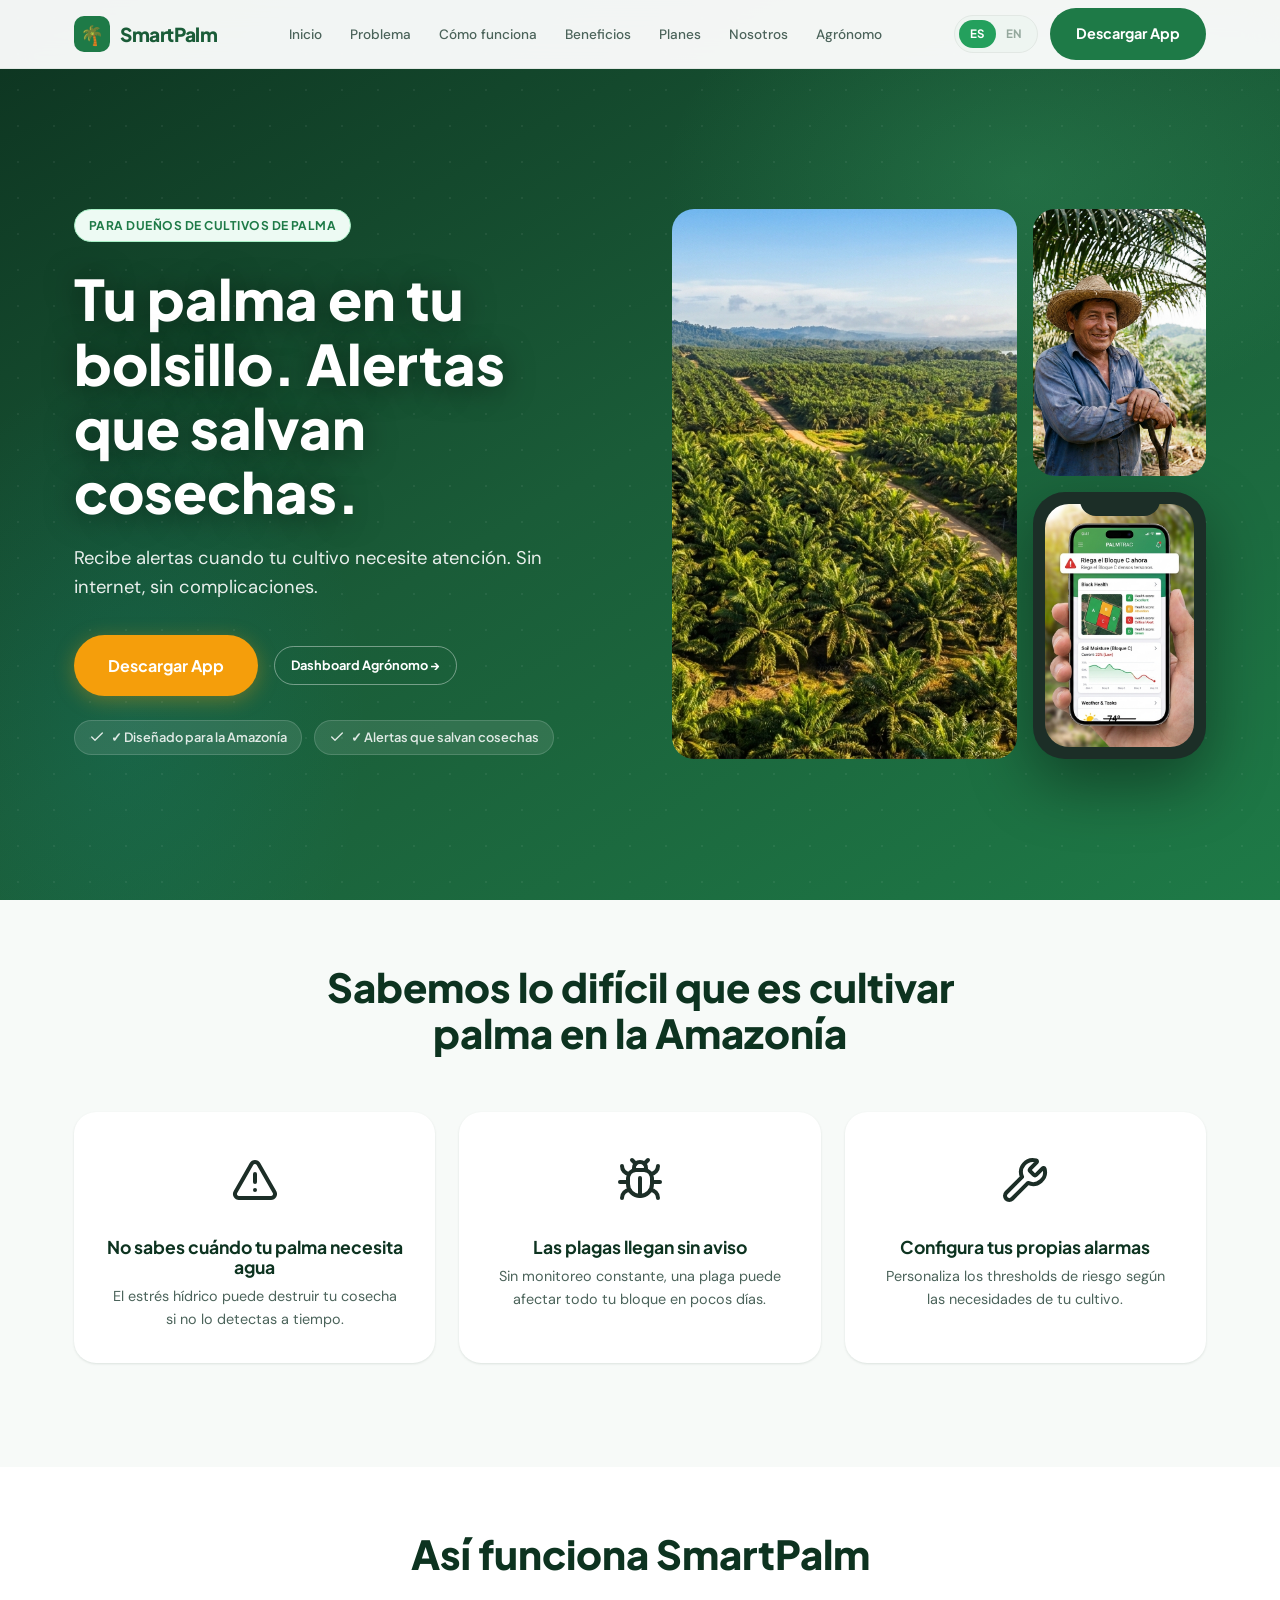
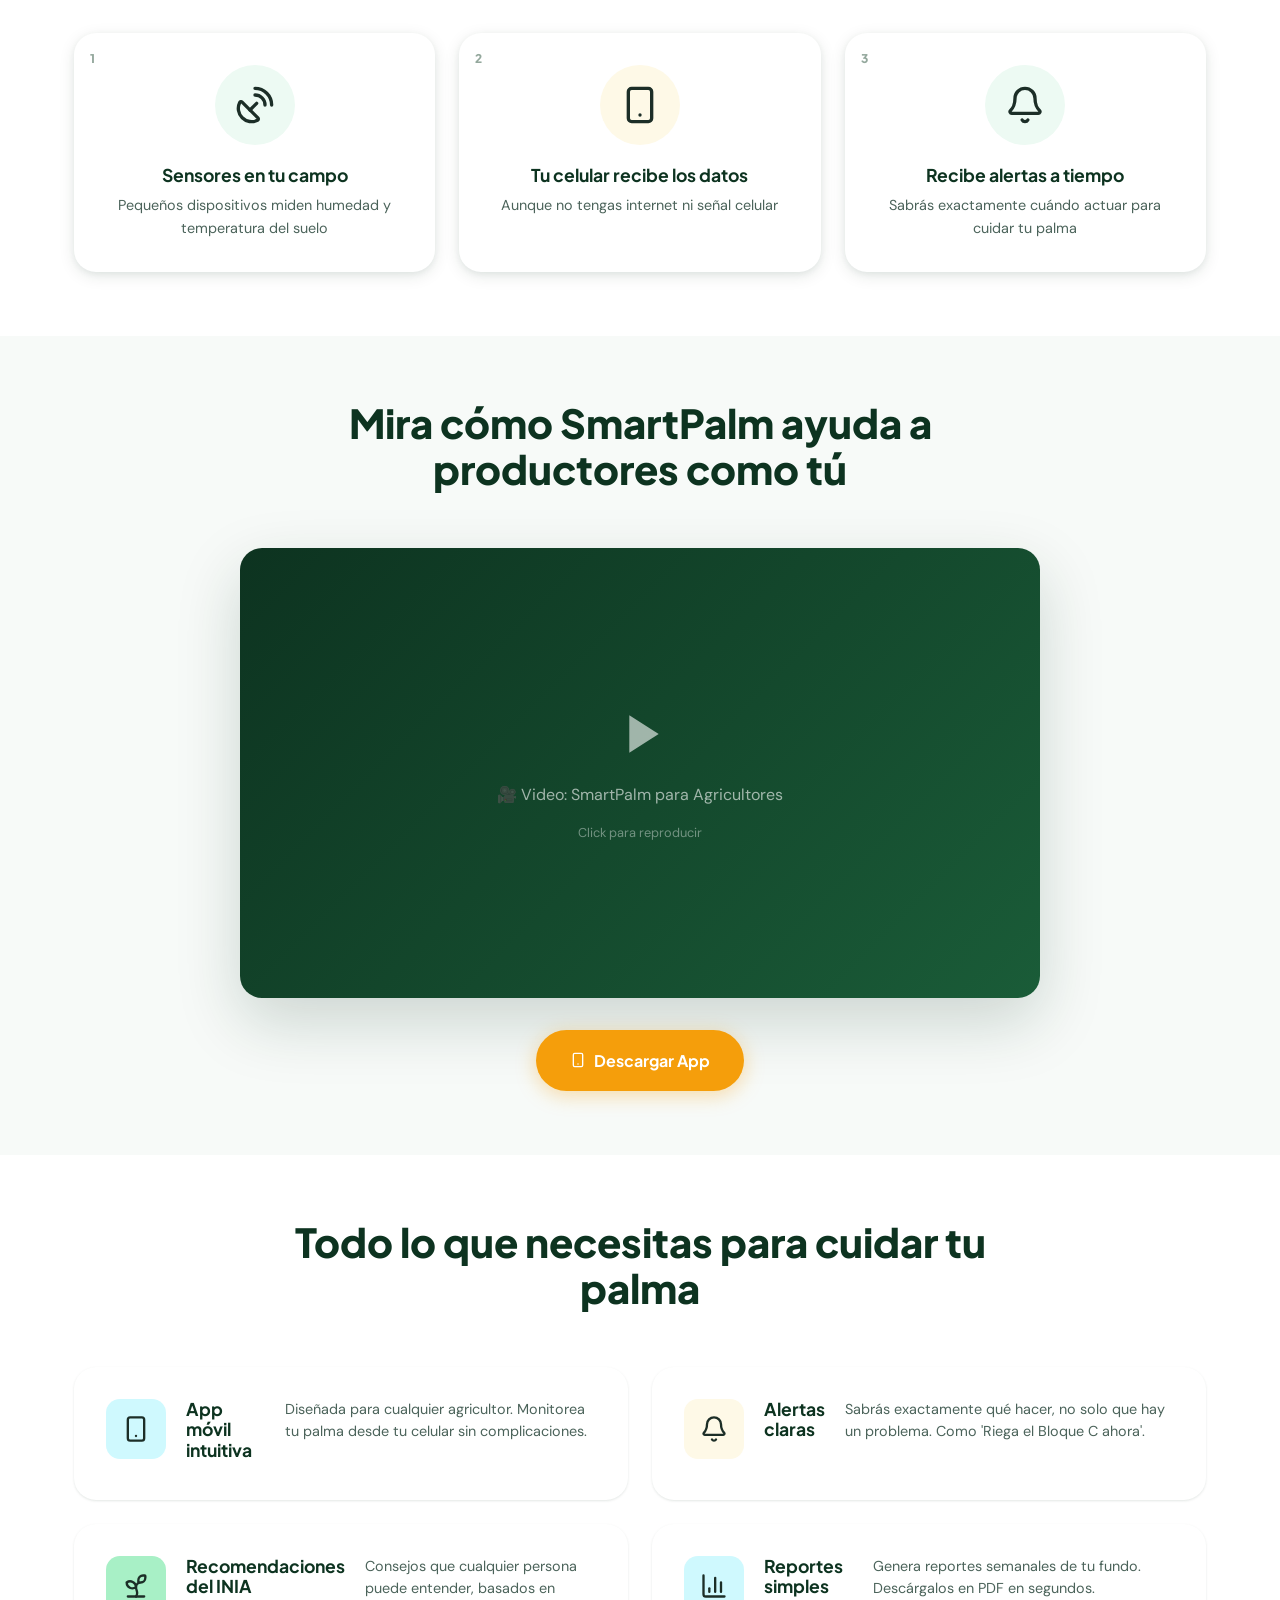
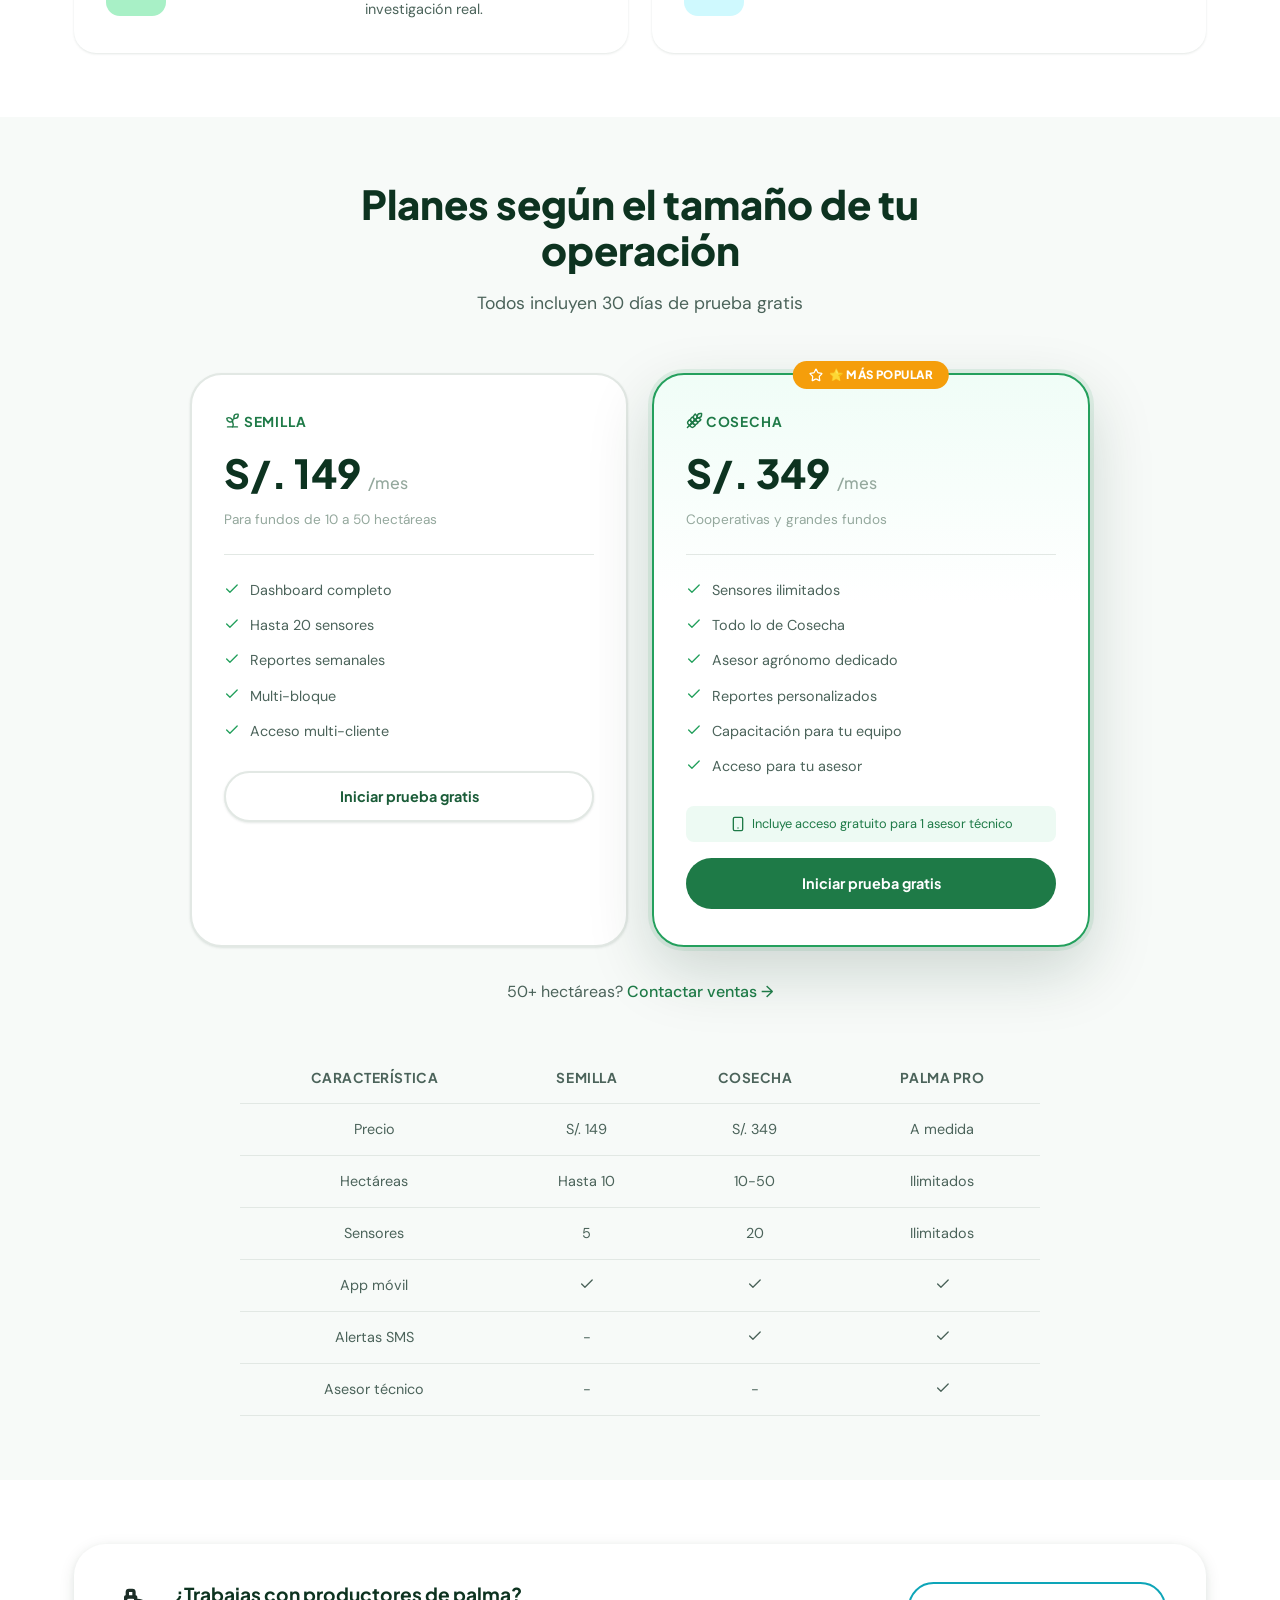
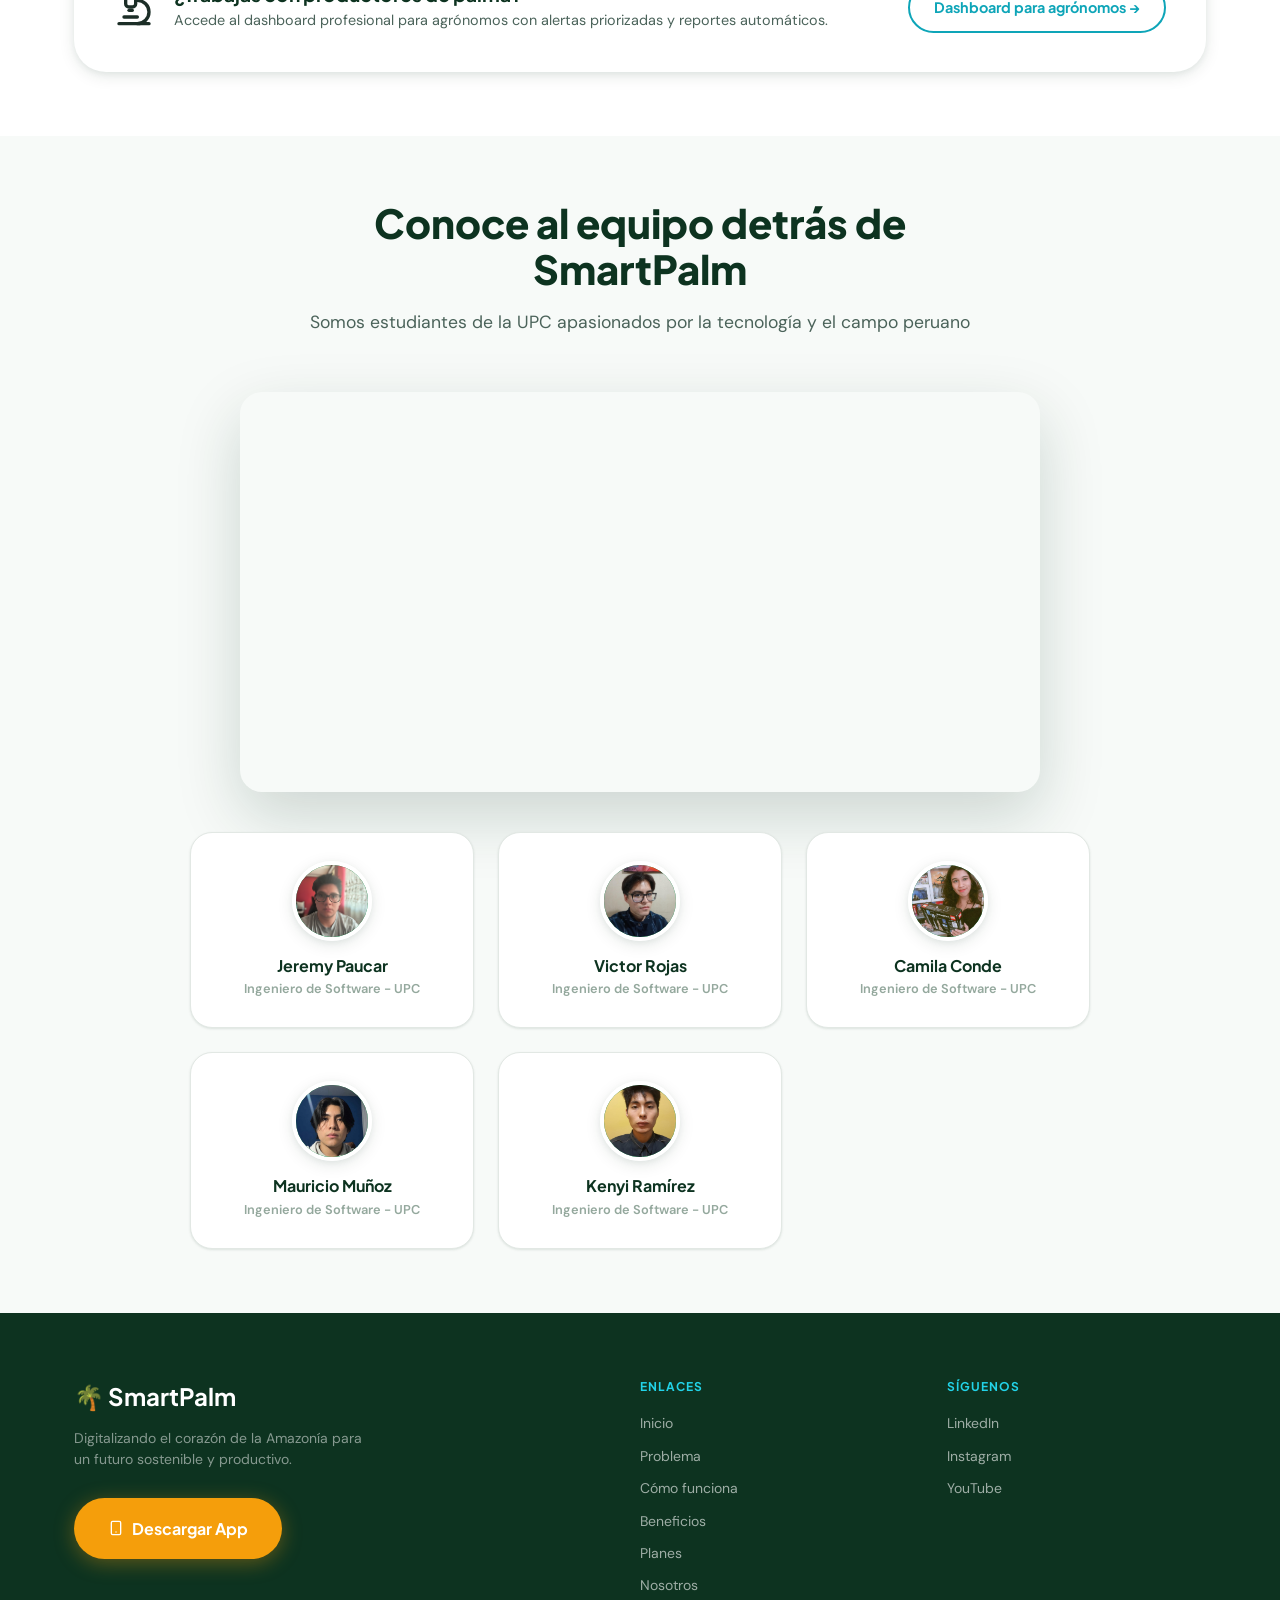
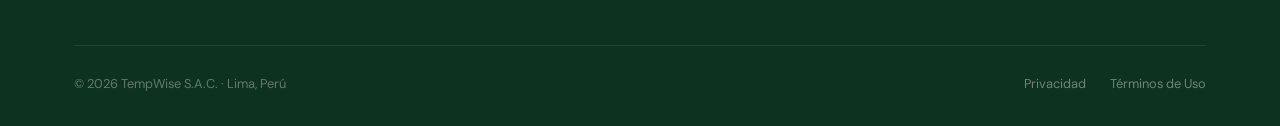
<file: index.html>
<!DOCTYPE html>
<html lang="es" data-lang="es">
<head>
  <meta charset="UTF-8">
  <meta name="viewport" content="width=device-width, initial-scale=1.0">
  <title>SmartPalm – Cuida tu palma, protege tu ingreso</title>
  <meta name="description" content="SmartPalm te alerta cuando tu palma necesita atención, aunque estés en medio de la Amazonía sin internet.">
  <link rel="preconnect" href="https://fonts.googleapis.com">
  <link href="https://fonts.googleapis.com/css2?family=Plus+Jakarta+Sans:wght@600;700;800&family=DM+Sans:wght@400;500&display=swap" rel="stylesheet">
  <link rel="stylesheet" href="style.css">
</head>
<body>
  <!-- Lucide icons (ISC). Inline sprite: no CDN, no extra request. -->
  <svg class="icon-sprite" aria-hidden="true" focusable="false" xmlns="http://www.w3.org/2000/svg">
    <symbol id="i-triangle-alert" viewBox="0 0 24 24" fill="none" stroke="currentColor" stroke-width="2" stroke-linecap="round" stroke-linejoin="round"><path d="m21.73 18-8-14a2 2 0 0 0-3.48 0l-8 14A2 2 0 0 0 4 21h16a2 2 0 0 0 1.73-3" /><path d="M12 9v4" /><path d="M12 17h.01" /></symbol>
    <symbol id="i-bug" viewBox="0 0 24 24" fill="none" stroke="currentColor" stroke-width="2" stroke-linecap="round" stroke-linejoin="round"><path d="M12 20v-9" /><path d="M14 7a4 4 0 0 1 4 4v3a6 6 0 0 1-12 0v-3a4 4 0 0 1 4-4z" /><path d="M14.12 3.88 16 2" /><path d="M21 21a4 4 0 0 0-3.81-4" /><path d="M21 5a4 4 0 0 1-3.55 3.97" /><path d="M22 13h-4" /><path d="M3 21a4 4 0 0 1 3.81-4" /><path d="M3 5a4 4 0 0 0 3.55 3.97" /><path d="M6 13H2" /><path d="m8 2 1.88 1.88" /><path d="M9 7.13V6a3 3 0 1 1 6 0v1.13" /></symbol>
    <symbol id="i-wrench" viewBox="0 0 24 24" fill="none" stroke="currentColor" stroke-width="2" stroke-linecap="round" stroke-linejoin="round"><path d="M14.7 6.3a1 1 0 0 0 0 1.4l1.6 1.6a1 1 0 0 0 1.4 0l3.106-3.105c.32-.322.863-.22.983.218a6 6 0 0 1-8.259 7.057l-7.91 7.91a1 1 0 0 1-2.999-3l7.91-7.91a6 6 0 0 1 7.057-8.259c.438.12.54.662.219.984z" /></symbol>
    <symbol id="i-satellite-dish" viewBox="0 0 24 24" fill="none" stroke="currentColor" stroke-width="2" stroke-linecap="round" stroke-linejoin="round"><path d="M18 12a6 6 0 00-6-6" /><path d="M2.824 10.459a8 8 0 0010.717 10.717c.558-.276.623-1.012.183-1.452l-9.448-9.448c-.44-.44-1.176-.375-1.452.183" /><path d="M22 12A10 10 0 0012 2" /><path d="m9 15 4-4" /></symbol>
    <symbol id="i-smartphone" viewBox="0 0 24 24" fill="none" stroke="currentColor" stroke-width="2" stroke-linecap="round" stroke-linejoin="round"><rect width="14" height="20" x="5" y="2" rx="2" ry="2" /><path d="M12 18h.01" /></symbol>
    <symbol id="i-bell" viewBox="0 0 24 24" fill="none" stroke="currentColor" stroke-width="2" stroke-linecap="round" stroke-linejoin="round"><path d="M10.268 21a2 2 0 0 0 3.464 0" /><path d="M3.262 15.326A1 1 0 0 0 4 17h16a1 1 0 0 0 .74-1.673C19.41 13.956 18 12.499 18 8A6 6 0 0 0 6 8c0 4.499-1.411 5.956-2.738 7.326" /></symbol>
    <symbol id="i-sprout" viewBox="0 0 24 24" fill="none" stroke="currentColor" stroke-width="2" stroke-linecap="round" stroke-linejoin="round"><path d="M14 9.536V7a4 4 0 0 1 4-4h1.5a.5.5 0 0 1 .5.5V5a4 4 0 0 1-4 4 4 4 0 0 0-4 4c0 2 1 3 1 5a5 5 0 0 1-1 3" /><path d="M4 9a5 5 0 0 1 8 4 5 5 0 0 1-8-4" /><path d="M5 21h14" /></symbol>
    <symbol id="i-chart-column" viewBox="0 0 24 24" fill="none" stroke="currentColor" stroke-width="2" stroke-linecap="round" stroke-linejoin="round"><path d="M3 3v16a2 2 0 0 0 2 2h16" /><path d="M18 17V9" /><path d="M13 17V5" /><path d="M8 17v-3" /></symbol>
    <symbol id="i-microscope" viewBox="0 0 24 24" fill="none" stroke="currentColor" stroke-width="2" stroke-linecap="round" stroke-linejoin="round"><path d="M6 18h8" /><path d="M3 22h18" /><path d="M14 22a7 7 0 1 0 0-14h-1" /><path d="M9 14h2" /><path d="M9 12a2 2 0 0 1-2-2V6h6v4a2 2 0 0 1-2 2Z" /><path d="M12 6V3a1 1 0 0 0-1-1H9a1 1 0 0 0-1 1v3" /></symbol>
    <symbol id="i-circle-check" viewBox="0 0 24 24" fill="none" stroke="currentColor" stroke-width="2" stroke-linecap="round" stroke-linejoin="round"><circle cx="12" cy="12" r="10" /><path d="m16 9-5.5 5.5L8 12" /></symbol>
    <symbol id="i-tree-palm" viewBox="0 0 24 24" fill="none" stroke="currentColor" stroke-width="2" stroke-linecap="round" stroke-linejoin="round"><path d="M13 8c0-2.76-2.46-5-5.5-5S2 5.24 2 8h2l1-1 1 1h4" /><path d="M13 7.14A5.82 5.82 0 0 1 16.5 6c3.04 0 5.5 2.24 5.5 5h-3l-1-1-1 1h-3" /><path d="M5.89 9.71c-2.15 2.15-2.3 5.47-.35 7.43l4.24-4.25.7-.7.71-.71 2.12-2.12c-1.95-1.96-5.27-1.8-7.42.35" /><path d="M11 15.5c.5 2.5-.17 4.5-1 6.5h4c2-5.5-.5-12-1-14" /></symbol>
    <symbol id="i-send" viewBox="0 0 24 24" fill="none" stroke="currentColor" stroke-width="2" stroke-linecap="round" stroke-linejoin="round"><path d="M14.536 21.686a.5.5 0 0 0 .937-.024l6.5-19a.496.496 0 0 0-.635-.635l-19 6.5a.5.5 0 0 0-.024.937l7.93 3.18a2 2 0 0 1 1.112 1.11z" /><path d="m21.854 2.147-10.94 10.939" /></symbol>
    <symbol id="i-wheat" viewBox="0 0 24 24" fill="none" stroke="currentColor" stroke-width="2" stroke-linecap="round" stroke-linejoin="round"><path d="M2 22 16 8" /><path d="M3.47 12.53 5 11l1.53 1.53a3.5 3.5 0 0 1 0 4.94L5 19l-1.53-1.53a3.5 3.5 0 0 1 0-4.94Z" /><path d="M7.47 8.53 9 7l1.53 1.53a3.5 3.5 0 0 1 0 4.94L9 15l-1.53-1.53a3.5 3.5 0 0 1 0-4.94Z" /><path d="M11.47 4.53 13 3l1.53 1.53a3.5 3.5 0 0 1 0 4.94L13 11l-1.53-1.53a3.5 3.5 0 0 1 0-4.94Z" /><path d="M20 2h2v2a4 4 0 0 1-4 4h-2V6a4 4 0 0 1 4-4Z" /><path d="M11.47 17.47 13 19l-1.53 1.53a3.5 3.5 0 0 1-4.94 0L5 19l1.53-1.53a3.5 3.5 0 0 1 4.94 0Z" /><path d="M15.47 13.47 17 15l-1.53 1.53a3.5 3.5 0 0 1-4.94 0L9 15l1.53-1.53a3.5 3.5 0 0 1 4.94 0Z" /><path d="M19.47 9.47 21 11l-1.53 1.53a3.5 3.5 0 0 1-4.94 0L13 11l1.53-1.53a3.5 3.5 0 0 1 4.94 0Z" /></symbol>
    <symbol id="i-star" viewBox="0 0 24 24" fill="none" stroke="currentColor" stroke-width="2" stroke-linecap="round" stroke-linejoin="round"><path d="M11.525 2.295a.53.53 0 0 1 .95 0l2.31 4.679a2.123 2.123 0 0 0 1.595 1.16l5.166.756a.53.53 0 0 1 .294.904l-3.736 3.638a2.123 2.123 0 0 0-.611 1.878l.882 5.14a.53.53 0 0 1-.771.56l-4.618-2.428a2.122 2.122 0 0 0-1.973 0L6.396 21.01a.53.53 0 0 1-.77-.56l.881-5.139a2.122 2.122 0 0 0-.611-1.879L2.16 9.795a.53.53 0 0 1 .294-.906l5.165-.755a2.122 2.122 0 0 0 1.597-1.16z" /></symbol>
    <symbol id="i-check" viewBox="0 0 24 24" fill="none" stroke="currentColor" stroke-width="2" stroke-linecap="round" stroke-linejoin="round"><path d="M20 6 9 17l-5-5" /></symbol>
  </svg>

<!-- ============================
     HEADER
============================ -->
<header class="header" id="mainHeader">
  <div class="container">
    <nav class="nav">
      <a href="index.html" class="logo">
        <div class="logo-icon">🌴</div>
        SmartPalm
      </a>

      <span class="page-badge badge-green"><svg class="icon" aria-hidden="true" focusable="false"><use href="#i-tree-palm"></use></svg><span data-i18n="nav.badge.farmer">Para Agricultores</span></span>

      <ul class="nav-links">
        <li><a href="#inicio" data-i18n="nav.inicio">Inicio</a></li>
        <li><a href="#problema" data-i18n="nav.problema">Problema</a></li>
        <li><a href="#como-funciona" data-i18n="nav.como-funciona">Cómo funciona</a></li>
        <li><a href="#beneficios" data-i18n="nav.beneficios">Beneficios</a></li>
        <li><a href="#planes" data-i18n="nav.planes">Planes</a></li>
        <li><a href="#nosotros" data-i18n="nav.equipo">Nosotros</a></li>
        <li><a href="agronomo.html" data-i18n="nav.agronomo">Agrónomo</a></li>
      </ul>

      <div class="nav-actions">
        <div class="lang-toggle" id="langToggle" onclick="toggleLang()">
          <div class="lang-slider"></div>
          <span class="lang-opt active" data-lang="es">ES</span>
          <span class="lang-opt" data-lang="en">EN</span>
        </div>
        <a href="#" class="btn btn-primary" data-i18n="nav.cta">Descargar App</a>
      </div>

      <div class="nav-hamburger" onclick="openMobileNav()">
        <span></span><span></span><span></span>
      </div>
    </nav>
  </div>
</header>

<!-- ============================
     MOBILE NAV
============================ -->
<div class="mobile-nav" id="mobileNav">
  <button class="mobile-nav-close" onclick="closeMobileNav()">×</button>
  <a href="#inicio" onclick="closeMobileNav()" data-i18n="nav.inicio">Inicio</a>
  <a href="#problema" onclick="closeMobileNav()" data-i18n="nav.problema">Problema</a>
  <a href="#como-funciona" onclick="closeMobileNav()" data-i18n="nav.como-funciona">Cómo funciona</a>
  <a href="#beneficios" onclick="closeMobileNav()" data-i18n="nav.beneficios">Beneficios</a>
  <a href="#planes" onclick="closeMobileNav()" data-i18n="nav.planes">Planes</a>
  <a href="#nosotros" onclick="closeMobileNav()" data-i18n="nav.equipo">Nosotros</a>
  <a href="agronomo.html" data-i18n="nav.agronomo">Agrónomo</a>
  <a href="#" class="btn btn-primary" data-i18n="nav.cta">Descargar App</a>
</div>

<main>
  <!-- ============================
       HERO SECTION
  ============================ -->
  <section class="hero" id="inicio">
    <div class="container">
      <div class="hero-inner">
        <div class="hero-content">
          <span class="badge" data-i18n="agro.hero.badge">Para dueños de cultivos de palma</span>
          <h1 class="hero-title" data-i18n="agro.hero.title">Tu palma en tu bolsillo.<br>Alertas que salvan cosechas.</h1>
          <p class="hero-subtitle" data-i18n="agro.hero.subtitle">Recibe alertas cuando tu cultivo necesite atención. Sin internet, sin complicaciones.</p>

          <div class="hero-ctas">
            <a href="#" class="btn btn-amber btn-lg" data-i18n="agro.hero.cta.primary">Descargar App</a>
            <a href="agronomo.html" class="btn btn-sm btn-outline-white" data-i18n="agro.hero.cta.agronomist">Dashboard Agrónomo →</a>
          </div>

          <div class="hero-trust">
            <span class="trust-badge"><svg class="icon" aria-hidden="true" focusable="false"><use href="#i-check"></use></svg><span data-i18n="agro.hero.trust.amazonia">Diseñado para la Amazonía</span></span>
            <span class="trust-badge"><svg class="icon" aria-hidden="true" focusable="false"><use href="#i-check"></use></svg><span data-i18n="agro.hero.trust.alerts">Alertas que salvan cosechas</span></span>
          </div>
        </div>

        <div class="hero-visual">
          <div class="hero-images">
            <img src="img/support/palm_plantation.png" alt="Cultivo de palma aceitera" class="hero-img">
            <img src="img/support/professional.png" alt="Profesional supervisando cultivos" class="hero-img">
            <div class="hero-phone-wrapper">
              <img src="img/support/mobile_app_mocku_palm_agriculture.png" alt="App SmartPalm en móvil">
            </div>
          </div>
        </div>
      </div>
    </div>
  </section>

  <!-- ============================
       PROBLEM SECTION
  ============================ -->
  <section class="section section-alt" id="problema">
    <div class="container">
      <div class="section-header" data-animate>
        <h2 data-i18n="agro.problem.title">Sabemos lo difícil que es cultivar palma en la Amazonía</h2>
      </div>

      <div class="problem-grid" role="list">
        <article class="problem-card" role="listitem" data-animate>
          <div class="problem-icon problem-icon-orange"><svg class="icon" aria-hidden="true" focusable="false"><use href="#i-triangle-alert"></use></svg></div>
          <h3 data-i18n="agro.problem.card1.title">No sabes cuándo tu palma necesita agua</h3>
          <p data-i18n="agro.problem.card1.desc">El estrés hídrico puede destruir tu cosecha si no lo detectas a tiempo.</p>
        </article>

        <article class="problem-card" role="listitem" data-animate>
          <div class="problem-icon problem-icon-red"><svg class="icon" aria-hidden="true" focusable="false"><use href="#i-bug"></use></svg></div>
          <h3 data-i18n="agro.problem.card2.title">Las plagas llegan sin aviso</h3>
          <p data-i18n="agro.problem.card2.desc">Sin monitoreo constante, una plaga puede afectar todo tu bloque en pocos días.</p>
        </article>

        <article class="problem-card" role="listitem" data-animate>
          <div class="problem-icon problem-icon-amber"><svg class="icon" aria-hidden="true" focusable="false"><use href="#i-wrench"></use></svg></div>
          <h3 data-i18n="agro.problem.card3.title">Configura tus propias alarmas</h3>
          <p data-i18n="agro.problem.card3.desc">Personaliza los thresholds de riesgo según las necesidades de tu cultivo.</p>
        </article>
      </div>
    </div>
  </section>

  <!-- ============================
       HOW IT WORKS SECTION
  ============================ -->
  <section class="section" id="como-funciona">
    <div class="container">
      <div class="section-header" data-animate>
        <h2 data-i18n="agro.how.title">Así funciona SmartPalm</h2>
      </div>

      <div class="steps-grid" role="list">
        <article class="step-card" role="listitem" data-animate>
          <div class="step-number">1</div>
          <div class="step-icon step-icon-green"><svg class="icon" aria-hidden="true" focusable="false"><use href="#i-satellite-dish"></use></svg></div>
          <h3 data-i18n="agro.how.step1.title">Sensores en tu campo</h3>
          <p data-i18n="agro.how.step1.desc">Pequeños dispositivos miden humedad y temperatura del suelo</p>
        </article>

        <article class="step-card" role="listitem" data-animate>
          <div class="step-number">2</div>
          <div class="step-icon step-icon-amber"><svg class="icon" aria-hidden="true" focusable="false"><use href="#i-smartphone"></use></svg></div>
          <h3 data-i18n="agro.how.step2.title">Tu celular recibe los datos</h3>
          <p data-i18n="agro.how.step2.desc">Aunque no tengas internet ni señal celular</p>
        </article>

        <article class="step-card" role="listitem" data-animate>
          <div class="step-number">3</div>
          <div class="step-icon step-icon-green"><svg class="icon" aria-hidden="true" focusable="false"><use href="#i-bell"></use></svg></div>
          <h3 data-i18n="agro.how.step3.title">Recibe alertas a tiempo</h3>
          <p data-i18n="agro.how.step3.desc">Sabrás exactamente cuándo actuar para cuidar tu palma</p>
        </article>
      </div>
    </div>
  </section>

  <!-- ============================
       VIDEO SECTION
  ============================ -->
  <section class="section section-alt" id="video">
    <div class="container">
      <div class="section-header" data-animate>
        <h2 data-i18n="agro.video.title">Mira cómo SmartPalm ayuda a productores como tú</h2>
      </div>

      <div class="video-section" data-animate>
        <div class="video-placeholder video-placeholder-lg" role="img" aria-label="Video demostrativo para agricultores">
          <svg viewBox="0 0 24 24" fill="white"><path d="M8 5v14l11-7L8 5z"/></svg>
          <p>🎥 <span data-i18n="agro.video.placeholder">Video: SmartPalm para Agricultores</span></p>
          <small data-i18n="video.hint">Click para reproducir</small>
        </div>
      </div>

      <div class="video-cta" data-animate>
        <a href="#" class="btn btn-amber btn-lg"><svg class="icon" aria-hidden="true" focusable="false"><use href="#i-smartphone"></use></svg><span data-i18n="agro.video.cta">Descargar App</span></a>
      </div>
    </div>
  </section>

  <!-- ============================
       BENEFITS SECTION
  ============================ -->
  <section class="section" id="beneficios">
    <div class="container">
      <div class="section-header" data-animate>
        <h2 data-i18n="agro.benefits.title">Todo lo que necesitas para cuidar tu palma</h2>
        <!-- <p class="section-subtitle" data-i18n="agro.benefits.subtitle">Simple, sin internet, en tu idioma</p> -->
      </div>

      <div class="benefits-grid" role="list">
        <article class="benefit-card" role="listitem" data-animate>
          <div class="benefit-icon benefit-icon-teal"><svg class="icon" aria-hidden="true" focusable="false"><use href="#i-smartphone"></use></svg></div>
          <h3 data-i18n="agro.benefits.card1.title">App móvil intuitiva</h3>
          <p data-i18n="agro.benefits.card1.desc">Diseñada para cualquier agricultor. Monitorea tu palma desde tu celular sin complicaciones.</p>
        </article>

        <article class="benefit-card" role="listitem" data-animate>
          <div class="benefit-icon benefit-icon-amber"><svg class="icon" aria-hidden="true" focusable="false"><use href="#i-bell"></use></svg></div>
          <h3 data-i18n="agro.benefits.card2.title">Alertas claras</h3>
          <p data-i18n="agro.benefits.card2.desc">Sabrás exactamente qué hacer, no solo que hay un problema. Como "Riega el Bloque C ahora".</p>
        </article>

        <article class="benefit-card" role="listitem" data-animate>
          <div class="benefit-icon benefit-icon-green"><svg class="icon" aria-hidden="true" focusable="false"><use href="#i-sprout"></use></svg></div>
          <h3 data-i18n="agro.benefits.card3.title">Recomendaciones del INIA</h3>
          <p data-i18n="agro.benefits.card3.desc">Consejos que cualquier persona puede entender, basados en investigación real.</p>
        </article>

        <article class="benefit-card" role="listitem" data-animate>
          <div class="benefit-icon benefit-icon-teal"><svg class="icon" aria-hidden="true" focusable="false"><use href="#i-chart-column"></use></svg></div>
          <h3 data-i18n="agro.benefits.card4.title">Reportes simples</h3>
          <p data-i18n="agro.benefits.card4.desc">Genera reportes semanales de tu fundo. Descárgalos en PDF en segundos.</p>
        </article>
      </div>
    </div>
  </section>

  <!-- ============================
       PRICING SECTION
  ============================ -->
  <section class="section section-alt" id="planes">
    <div class="container">
      <div class="section-header" data-animate>
        <h2 data-i18n="agro.pricing.title">Planes según el tamaño de tu fundo</h2>
        <p class="section-subtitle" data-i18n="agro.pricing.subtitle">Todos incluyen 30 días de prueba gratis</p>
      </div>

      <div class="pricing-grid">
        <article class="pricing-card" data-animate>
          <div class="plan-name"><svg class="icon" aria-hidden="true" focusable="false"><use href="#i-sprout"></use></svg> Semilla</div>
          <div class="plan-price">S/. 149 <span data-i18n="pricing.permonth">/mes</span></div>
          <div class="plan-tag" data-i18n="agro.pricing.plan1.tag">Hasta 10 hectáreas</div>
          <div class="plan-divider"></div>
          <ul class="plan-features" role="list">
            <li><span class="check"><svg class="icon" aria-hidden="true" focusable="false"><use href="#i-check"></use></svg></span> <span data-i18n="agro.pricing.plan1.f1">App en tu celular</span></li>
            <li><span class="check"><svg class="icon" aria-hidden="true" focusable="false"><use href="#i-check"></use></svg></span> <span data-i18n="agro.pricing.plan1.f2">Hasta 5 sensores</span></li>
            <li><span class="check"><svg class="icon" aria-hidden="true" focusable="false"><use href="#i-check"></use></svg></span> <span data-i18n="agro.pricing.plan1.f3">Alertas de agua y plagas</span></li>
            <li><span class="check"><svg class="icon" aria-hidden="true" focusable="false"><use href="#i-check"></use></svg></span> <span data-i18n="agro.pricing.plan1.f4">Reportes básicos</span></li>
            <li><span class="check"><svg class="icon" aria-hidden="true" focusable="false"><use href="#i-check"></use></svg></span> <span data-i18n="agro.pricing.plan1.f5">Recomendaciones INIA</span></li>
          </ul>
          <a href="#" class="btn btn-secondary btn-block" data-i18n="pricing.cta.trial">Iniciar prueba gratis</a>
        </article>

        <article class="pricing-card pricing-card-featured" data-animate>
          <div class="popular-badge"><svg class="icon" aria-hidden="true" focusable="false"><use href="#i-star"></use></svg><span data-i18n="agro.pricing.plan2.badge">Más popular</span></div>
          <div class="plan-name"><svg class="icon" aria-hidden="true" focusable="false"><use href="#i-wheat"></use></svg> Cosecha</div>
          <div class="plan-price">S/. 349 <span data-i18n="pricing.permonth">/mes</span></div>
          <div class="plan-tag" data-i18n="agro.pricing.plan2.tag">10 a 50 hectáreas</div>
          <div class="plan-divider"></div>
          <ul class="plan-features" role="list">
            <li><span class="check"><svg class="icon" aria-hidden="true" focusable="false"><use href="#i-check"></use></svg></span> <span data-i18n="agro.pricing.plan2.f1">Todo lo de Semilla</span></li>
            <li><span class="check"><svg class="icon" aria-hidden="true" focusable="false"><use href="#i-check"></use></svg></span> <span data-i18n="agro.pricing.plan2.f2">Hasta 20 sensores</span></li>
            <li><span class="check"><svg class="icon" aria-hidden="true" focusable="false"><use href="#i-check"></use></svg></span> <span data-i18n="agro.pricing.plan2.f3">Alertas por SMS</span></li>
            <li><span class="check"><svg class="icon" aria-hidden="true" focusable="false"><use href="#i-check"></use></svg></span> <span data-i18n="agro.pricing.plan2.f4">Reportes semanales</span></li>
            <li><span class="check"><svg class="icon" aria-hidden="true" focusable="false"><use href="#i-check"></use></svg></span> <span data-i18n="agro.pricing.plan2.f5">Gestión por bloques</span></li>
            <li><span class="check"><svg class="icon" aria-hidden="true" focusable="false"><use href="#i-check"></use></svg></span> <span data-i18n="agro.pricing.plan2.f6">Acceso para tu asesor</span></li>
          </ul>
          <div class="plan-note"><svg class="icon" aria-hidden="true" focusable="false"><use href="#i-smartphone"></use></svg><span data-i18n="agro.pricing.plan2.note">Incluye acceso gratuito para 1 asesor técnico</span></div>
          <a href="#" class="btn btn-primary btn-block" data-i18n="pricing.cta.trial">Iniciar prueba gratis</a>
        </article>
      </div>

      <p class="pricing-contact" data-animate>
        <span data-i18n="agro.pricing.contact">50+ hectáreas?</span> <a href="#" onclick="openSalesModal(); return false;" data-i18n="agro.pricing.contact.link">Contactar ventas →</a>
      </p>

      <div class="pricing-table-wrapper" data-animate>
        <table class="pricing-table">
          <thead>
          <tr>
            <th data-i18n="pricing.table.feature">Característica</th>
            <th data-i18n="pricing.table.plan1">Semilla</th>
            <th data-i18n="pricing.table.plan2">Cosecha</th>
            <th data-i18n="pricing.table.plan3">Palma Pro</th>
          </tr>
          </thead>
          <tbody>
          <tr>
            <td data-i18n="pricing.table.price">Precio</td>
            <td>S/. 149</td>
            <td>S/. 349</td>
            <td data-i18n="pricing.table.custom">A medida</td>
          </tr>
          <tr>
            <td data-i18n="pricing.table.hectares">Hectáreas</td>
            <td data-i18n="pricing.table.upto10">Hasta 10</td>
            <td>10-50</td>
            <td data-i18n="pricing.table.unlimited">50+</td>
          </tr>
          <tr>
            <td data-i18n="pricing.table.sensors">Sensores</td>
            <td>5</td>
            <td>20</td>
            <td data-i18n="pricing.table.unlimited">Ilimitados</td>
          </tr>
          <tr>
            <td data-i18n="pricing.table.app">App móvil</td>
            <td><svg class="icon" aria-hidden="true" focusable="false"><use href="#i-check"></use></svg></td>
            <td><svg class="icon" aria-hidden="true" focusable="false"><use href="#i-check"></use></svg></td>
            <td><svg class="icon" aria-hidden="true" focusable="false"><use href="#i-check"></use></svg></td>
          </tr>
          <tr>
            <td data-i18n="pricing.table.sms">Alertas SMS</td>
            <td>-</td>
            <td><svg class="icon" aria-hidden="true" focusable="false"><use href="#i-check"></use></svg></td>
            <td><svg class="icon" aria-hidden="true" focusable="false"><use href="#i-check"></use></svg></td>
          </tr>
          <tr>
            <td data-i18n="pricing.table.advisor">Asesor técnico</td>
            <td>-</td>
            <td>-</td>
            <td><svg class="icon" aria-hidden="true" focusable="false"><use href="#i-check"></use></svg></td>
          </tr>
          </tbody>
        </table>
      </div>
    </div>
  </section>

  <!-- ============================
       CTA BANNER - PARA AGRÓNOMOS
  ============================ -->
  <section class="section agronomist-banner">
    <div class="container">
      <div class="agronomist-banner-inner">
        <div class="agronomist-banner-content">
          <span class="agronomist-banner-icon"><svg class="icon" aria-hidden="true" focusable="false"><use href="#i-microscope"></use></svg></span>
          <div>
            <h3>¿Trabajas con productores de palma?</h3>
            <p>Accede al dashboard profesional para agrónomos con alertas priorizadas y reportes automáticos.</p>
          </div>
        </div>
        <a href="agronomo.html" class="btn btn-outline-teal">Dashboard para agrónomos →</a>
      </div>
    </div>
  </section>

  <!-- ============================
       ABOUT THE TEAM SECTION
  ============================ -->
  <section class="section section-alt" id="nosotros">
    <div class="container">
      <div class="section-header" data-animate>
        <h2 data-i18n="team.title">Conoce al equipo detrás de SmartPalm</h2>
        <p class="section-subtitle" data-i18n="team.subtitle">Somos estudiantes de la UPC apasionados por resolver problemas reales del campo peruano</p>
      </div>

      <div class="video-section" data-animate>
        <iframe
                width="100%"
                height="400"
                src=""
                title="About the Team - SmartPalm"
                frameborder="0"
                allow="accelerometer; autoplay; clipboard-write; encrypted-media; gyroscope; picture-in-picture"
                allowfullscreen>
        </iframe>
      </div>

      <div class="team-grid" data-animate>
        <div class="team-card">
          <div class="team-photo">
            <img src="img/jeremy-paucar.jpg" alt="Jeremy Paucar">
          </div>
          <h4 class="team-name">Jeremy Paucar</h4>
          <p class="team-role">Ingeniero de Software - UPC</p>
        </div>
        <div class="team-card">
          <div class="team-photo">
            <img src="img/victor-rojas.jpg" alt="Victor Rojas">
          </div>
          <h4 class="team-name">Victor Rojas</h4>
          <p class="team-role">Ingeniero de Software - UPC</p>
        </div>
        <div class="team-card">
          <div class="team-photo">
            <img src="img/camila-conde.jpg" alt="Camila Conde">
          </div>
          <h4 class="team-name">Camila Conde</h4>
          <p class="team-role">Ingeniero de Software - UPC</p>
        </div>
        <div class="team-card">
          <div class="team-photo">
            <img src="img/mauricio-munoz.png" alt="Mauricio Muñoz">
          </div>
          <h4 class="team-name">Mauricio Muñoz</h4>
          <p class="team-role">Ingeniero de Software - UPC</p>
        </div>
        <div class="team-card">
          <div class="team-photo">
            <img src="img/kenyi-ramirez.png" alt="Kenyi Ramírez">
          </div>
          <h4 class="team-name">Kenyi Ramírez</h4>
          <p class="team-role">Ingeniero de Software - UPC</p>
        </div>
      </div>
    </div>
  </section>
</main>

<!-- ============================
     FOOTER
============================ -->
<footer class="footer">
  <div class="container">
    <div class="footer-grid">
      <div class="footer-brand">
        <div class="footer-logo">🌴 SmartPalm</div>
        <p>Digitalizando el corazón de la Amazonía para un futuro sostenible y productivo.</p>
        <div class="footer-cta">
          <a href="#" class="btn btn-amber btn-lg"><svg class="icon" aria-hidden="true" focusable="false"><use href="#i-smartphone"></use></svg><span data-i18n="footer.cta.button.farmer">Descargar App</span></a>
        </div>
      </div>

      <div class="footer-nav">
        <h5 data-i18n="footer.nav.title">Enlaces</h5>
        <nav>
          <a href="#inicio" data-i18n="nav.inicio">Inicio</a>
          <a href="#problema" data-i18n="nav.problema">Problema</a>
          <a href="#como-funciona" data-i18n="nav.como-funciona">Cómo funciona</a>
          <a href="#beneficios" data-i18n="nav.beneficios">Beneficios</a>
          <a href="#planes" data-i18n="nav.planes">Planes</a>
          <a href="#nosotros" data-i18n="nav.equipo">Nosotros</a>
        </nav>
      </div>

      <div class="footer-social">
        <h5 data-i18n="footer.follow">Síguenos</h5>
        <nav>
          <a href="#" target="_blank">LinkedIn</a>
          <a href="#" target="_blank">Instagram</a>
          <a href="#" target="_blank">YouTube</a>
        </nav>
      </div>
    </div>

    <div class="footer-bottom">
      <p>© 2026 TempWise S.A.C. · Lima, Perú</p>
      <div class="footer-legal-links">
<a href="privacidad.html" data-i18n="footer.privacy">Privacidad</a>
        <a href="terminos.html" data-i18n="footer.terms">Términos y Condiciones</a>
      </div>
    </div>
  </div>
</footer>

<!-- ============================
     MODAL - CONTACTAR VENTAS
============================ -->
<div class="modal-overlay" id="salesModal">
  <div class="modal">
    <button class="modal-close" onclick="closeSalesModal()" aria-label="Cerrar">×</button>
    <div class="modal-header">
      <h3 data-i18n="modal.contact.title">Hablar con ventas</h3>
      <p data-i18n="modal.contact.subtitle">Cuéntanos sobre tu fundo y te ayudaremos a elegir el mejor plan</p>
    </div>
    <form class="contact-form" id="salesForm" onsubmit="handleSalesSubmit(event)">
      <div class="form-row">
        <div class="form-group">
          <label for="sales-nombre" data-i18n="modal.contact.field1">Nombre completo</label>
          <input type="text" id="sales-nombre" name="nombre" required placeholder="Ej: Juan Pérez" data-i18n-placeholder="modal.contact.field1.placeholder">
        </div>
        <div class="form-group">
          <label for="sales-whatsapp" data-i18n="modal.contact.field2">WhatsApp</label>
          <input type="tel" id="sales-whatsapp" name="whatsapp" required placeholder="+51 999 123 456" pattern="\+51\s?\d{3}\s?\d{3}\s?\d{3}">
        </div>
      </div>
      <div class="form-row">
        <div class="form-group">
          <label for="sales-ubicacion" data-i18n="modal.contact.field3">Ubicación del fundo</label>
          <input type="text" id="sales-ubicacion" name="ubicacion" required placeholder="Ej: Ucayali, Aguaytía" data-i18n-placeholder="modal.contact.field3.placeholder">
        </div>
        <div class="form-group">
          <label for="sales-hectareas" data-i18n="modal.contact.field4">Número de hectáreas</label>
          <input type="number" id="sales-hectareas" name="hectareas" required min="1" placeholder="Ej: 25">
        </div>
      </div>
      <div class="form-group">
        <label for="sales-primeravez" data-i18n="modal.contact.field5">¿Ya tienes sensores o es primera vez?</label>
        <select id="sales-primeravez" name="primeravez">
          <option value="primera_vez" data-i18n="modal.contact.field5.opt1">Primera vez con tecnología de monitoreo</option>
          <option value="ya_tengo" data-i18n="modal.contact.field5.opt2">Ya tengo sensores pero quiero mejorar</option>
          <option value="ns" data-i18n="modal.contact.field5.opt3">No estoy seguro</option>
        </select>
      </div>
      <div class="form-group">
        <label for="sales-mensaje" data-i18n="modal.contact.field6">Cuéntanos más sobre tu fundo (opcional)</label>
        <textarea id="sales-mensaje" name="mensaje" rows="3" placeholder="Ej: Tengo 3 bloques de palma aceitera en Ucayali..." data-i18n-placeholder="modal.contact.field6.placeholder"></textarea>
      </div>
      <button type="submit" class="btn btn-amber btn-block btn-lg"><svg class="icon" aria-hidden="true" focusable="false"><use href="#i-send"></use></svg><span data-i18n="modal.contact.submit">Enviar por WhatsApp</span></button>
      <p class="form-note" data-i18n="modal.contact.note">Te responderemos en menos de 24 horas</p>
    </form>
    <div class="modal-success" id="salesSuccess" style="display:none;">
      <div class="success-icon"><svg class="icon" aria-hidden="true" focusable="false"><use href="#i-circle-check"></use></svg></div>
      <h4 data-i18n="modal.contact.success.title">¡Mensaje enviado!</h4>
      <p data-i18n="modal.contact.success.msg">Te contactaremos por WhatsApp en menos de 24 horas.</p>
      <button class="btn btn-secondary" onclick="closeSalesModal()" data-i18n="modal.contact.success.close">Cerrar</button>
    </div>
  </div>
</div>

<script src="app.js"></script>
</body>
</html>
</file>
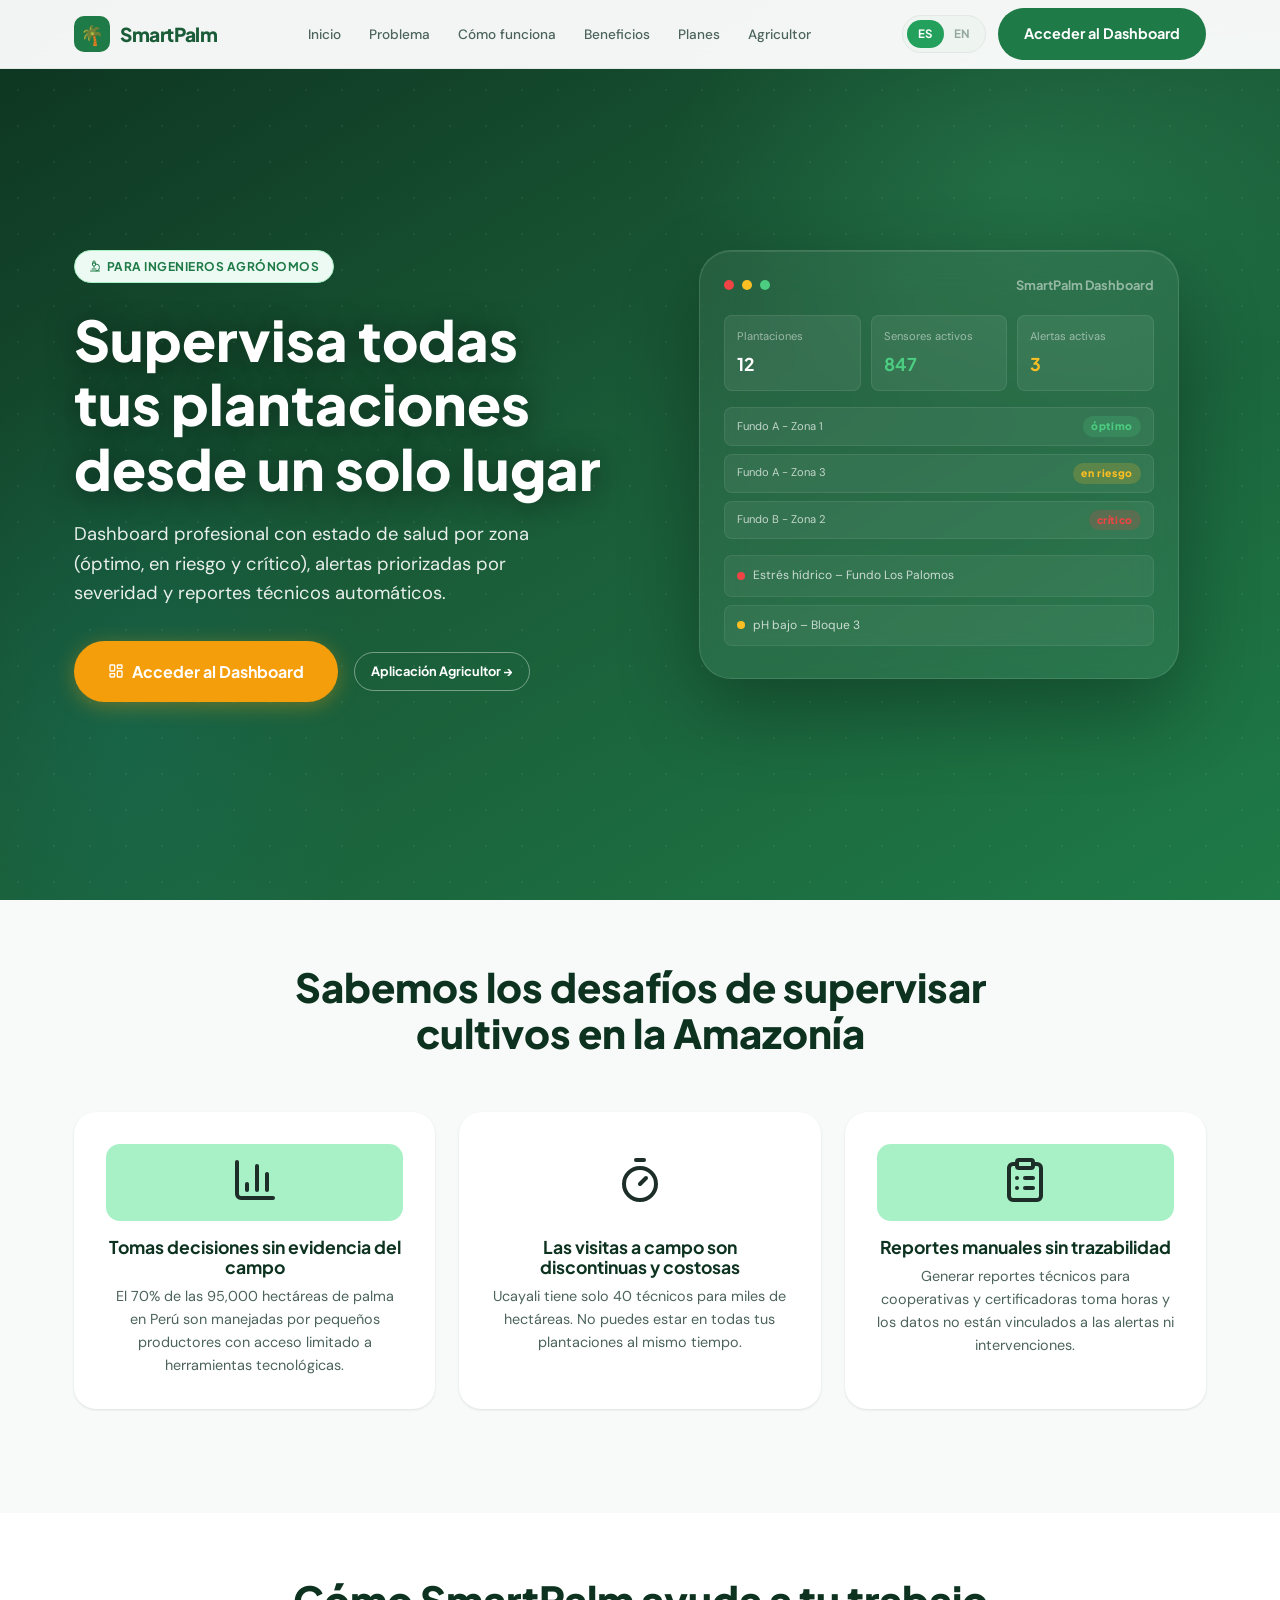
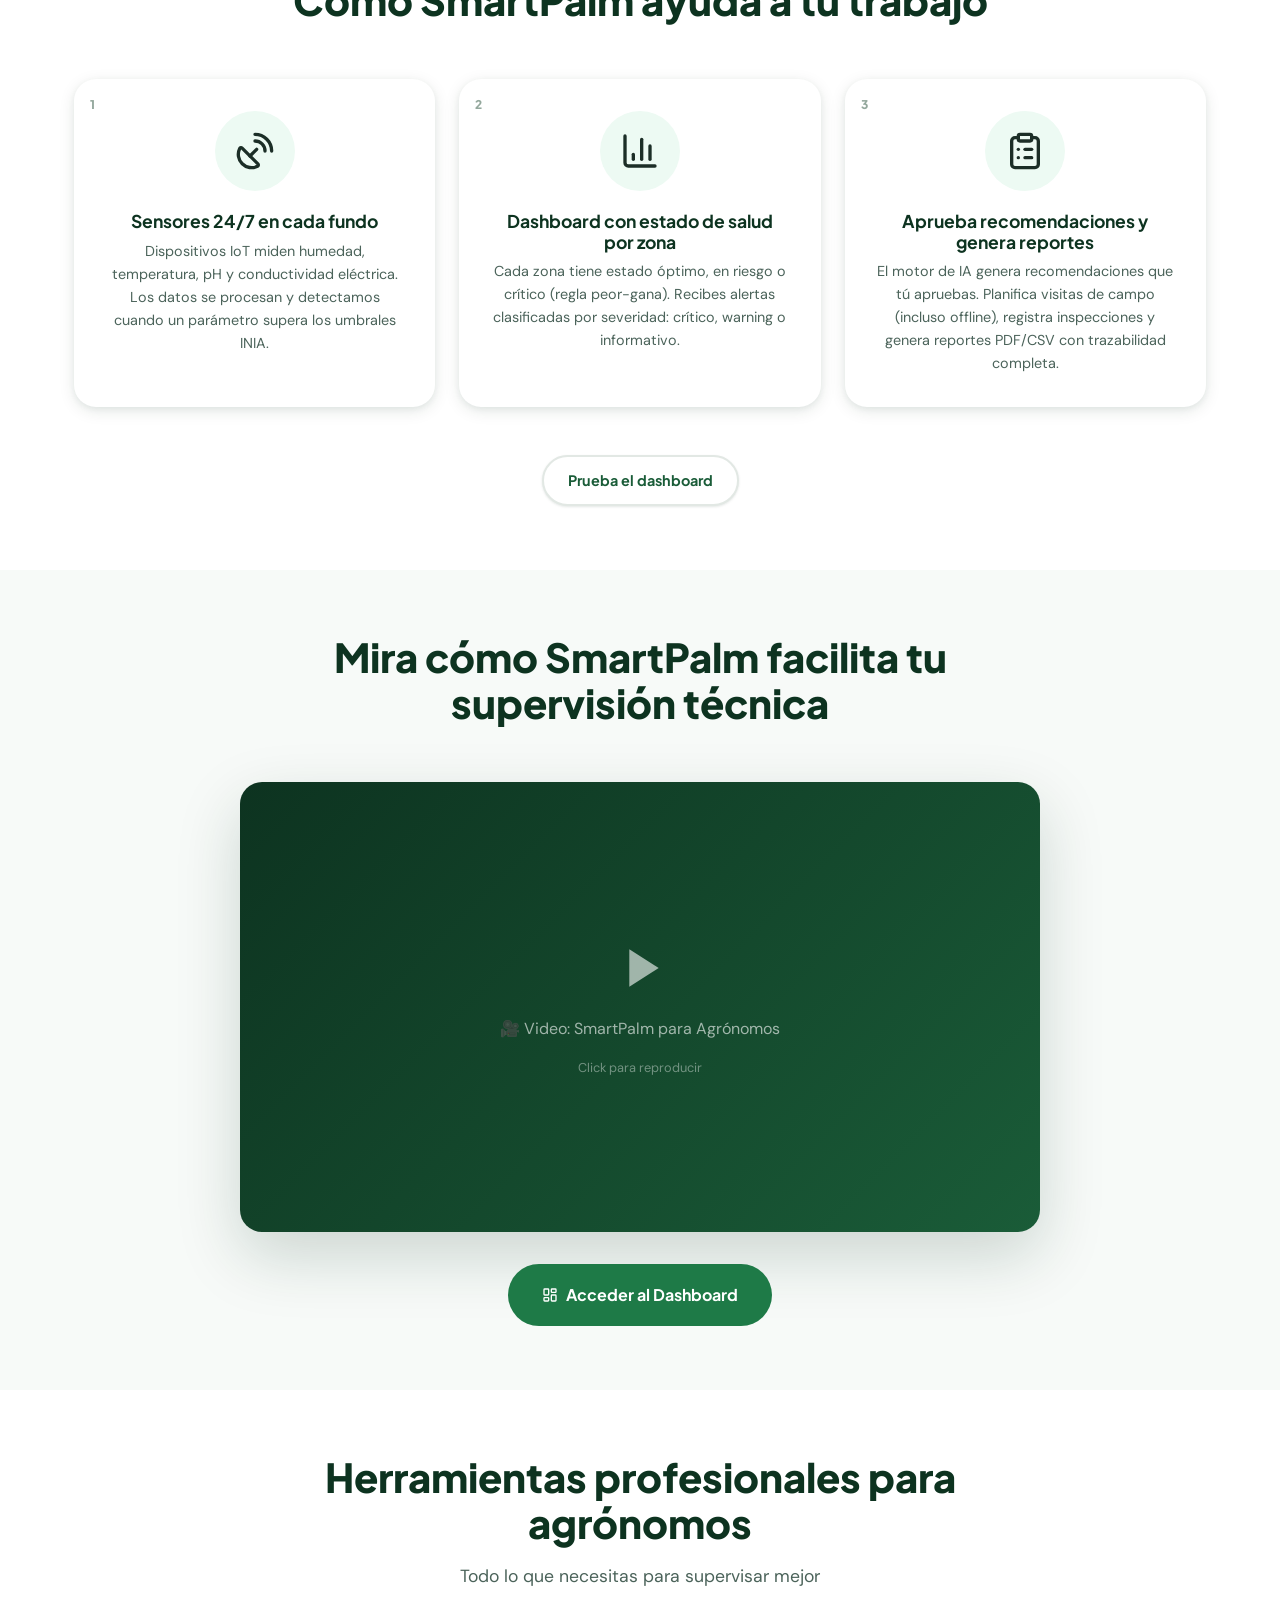
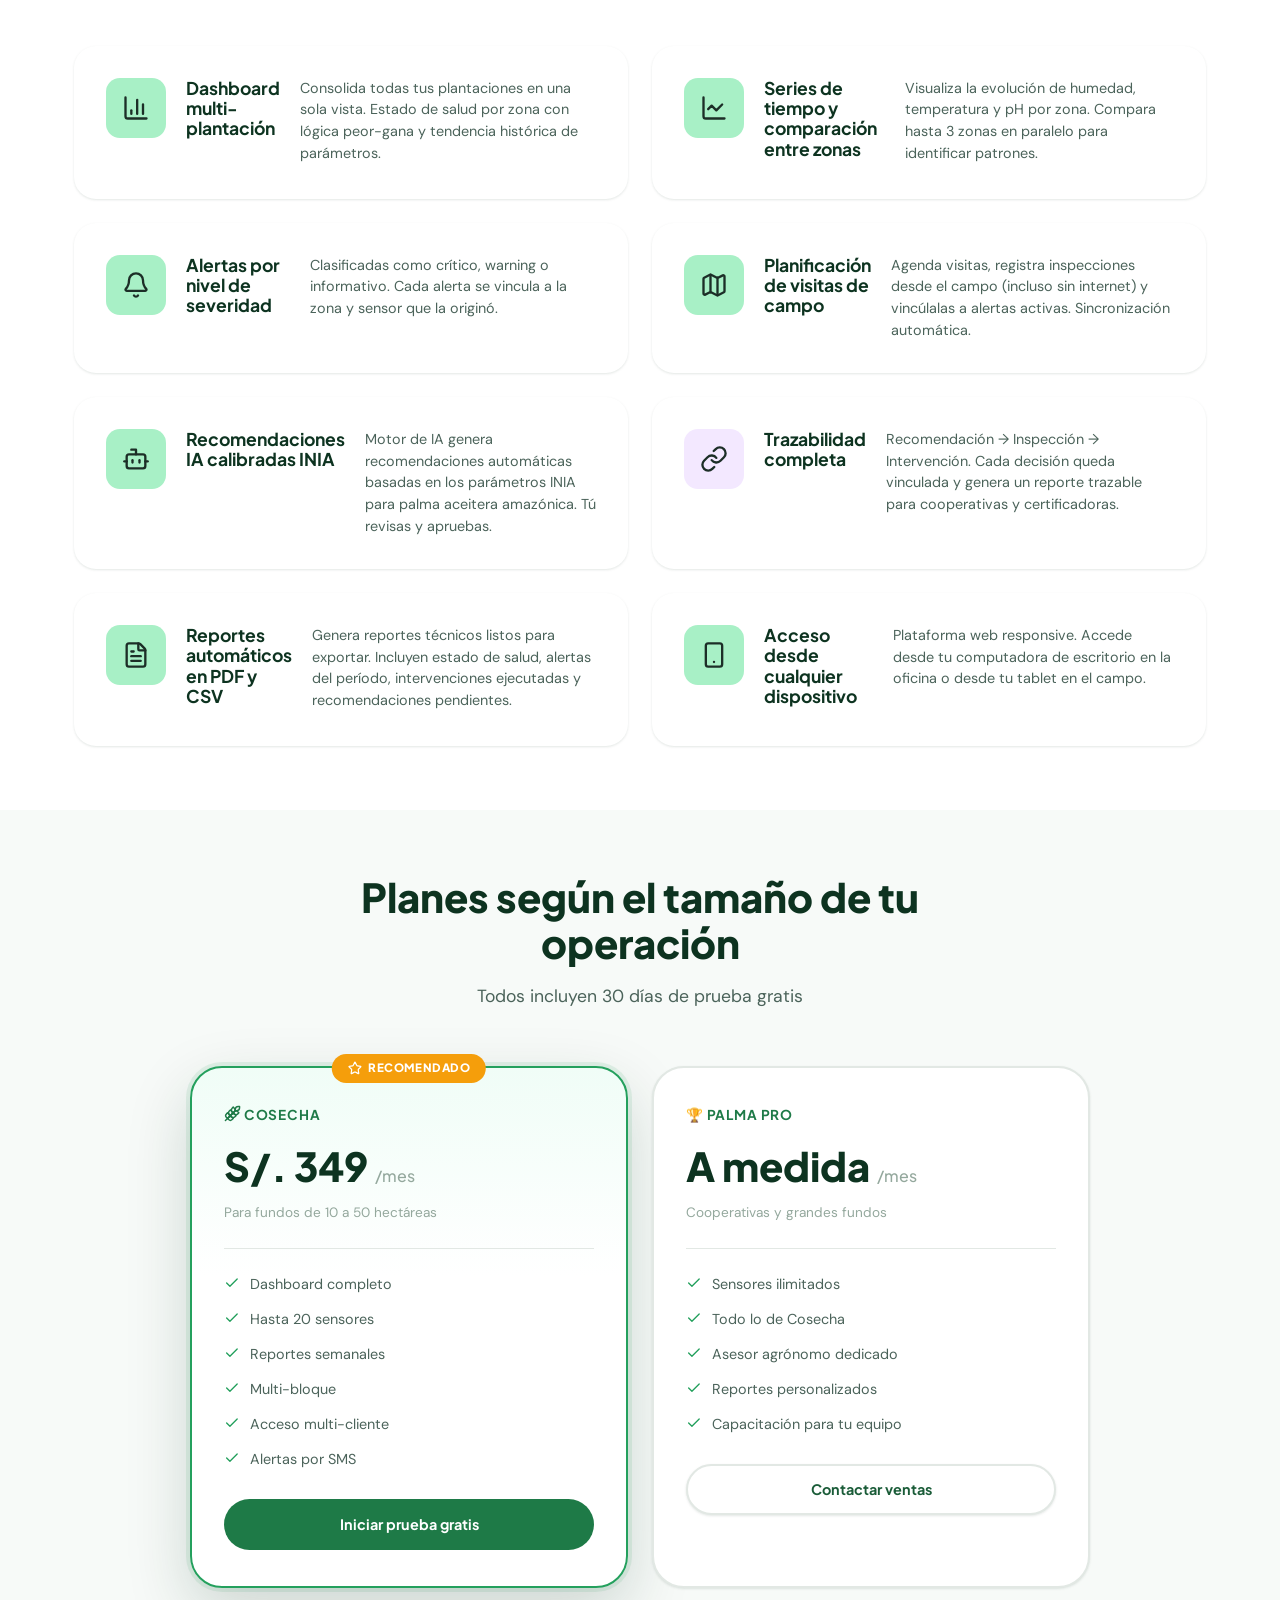
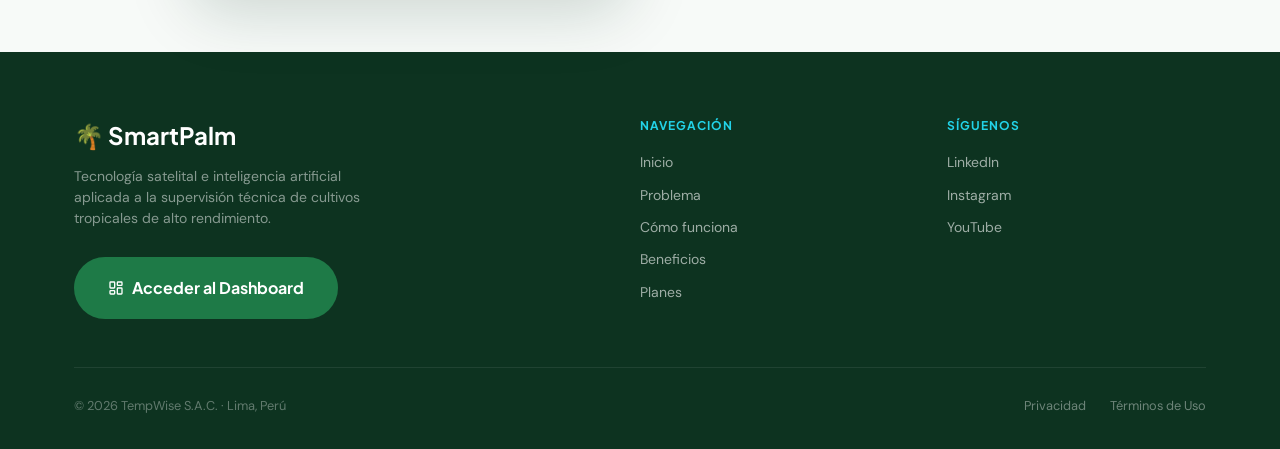
<file: agronomo.html>
<!DOCTYPE html>
<html lang="es" data-lang="es">
<head>
    <meta charset="UTF-8">
    <meta name="viewport" content="width=device-width, initial-scale=1.0">
    <title>SmartPalm – Para Ingenieros Agrónomos</title>
    <meta name="description" content="Gestiona todas tus plantaciones desde un solo lugar. Dashboard profesional con datos en tiempo real, alertas priorizadas y reportes automáticos.">
    <link rel="preconnect" href="https://fonts.googleapis.com">
    <link href="https://fonts.googleapis.com/css2?family=Plus+Jakarta+Sans:wght@600;700;800&family=DM+Sans:wght@400;500&display=swap" rel="stylesheet">
    <link rel="stylesheet" href="style.css">
</head>
<body>
  <!-- Lucide icons (ISC). Inline sprite: no CDN, no extra request. -->
  <svg class="icon-sprite" aria-hidden="true" focusable="false" xmlns="http://www.w3.org/2000/svg">
    <symbol id="i-chart-column" viewBox="0 0 24 24" fill="none" stroke="currentColor" stroke-width="2" stroke-linecap="round" stroke-linejoin="round"><path d="M3 3v16a2 2 0 0 0 2 2h16" /><path d="M18 17V9" /><path d="M13 17V5" /><path d="M8 17v-3" /></symbol>
    <symbol id="i-timer" viewBox="0 0 24 24" fill="none" stroke="currentColor" stroke-width="2" stroke-linecap="round" stroke-linejoin="round"><line x1="10" x2="14" y1="2" y2="2" /><line x1="12" x2="15" y1="14" y2="11" /><circle cx="12" cy="14" r="8" /></symbol>
    <symbol id="i-clipboard-list" viewBox="0 0 24 24" fill="none" stroke="currentColor" stroke-width="2" stroke-linecap="round" stroke-linejoin="round"><rect width="8" height="4" x="8" y="2" rx="1" ry="1" /><path d="M16 4h2a2 2 0 0 1 2 2v14a2 2 0 0 1-2 2H6a2 2 0 0 1-2-2V6a2 2 0 0 1 2-2h2" /><path d="M12 11h4" /><path d="M12 16h4" /><path d="M8 11h.01" /><path d="M8 16h.01" /></symbol>
    <symbol id="i-satellite-dish" viewBox="0 0 24 24" fill="none" stroke="currentColor" stroke-width="2" stroke-linecap="round" stroke-linejoin="round"><path d="M18 12a6 6 0 00-6-6" /><path d="M2.824 10.459a8 8 0 0010.717 10.717c.558-.276.623-1.012.183-1.452l-9.448-9.448c-.44-.44-1.176-.375-1.452.183" /><path d="M22 12A10 10 0 0012 2" /><path d="m9 15 4-4" /></symbol>
    <symbol id="i-chart-line" viewBox="0 0 24 24" fill="none" stroke="currentColor" stroke-width="2" stroke-linecap="round" stroke-linejoin="round"><path d="M3 3v16a2 2 0 0 0 2 2h16" /><path d="m19 9-5 5-4-4-3 3" /></symbol>
    <symbol id="i-bell" viewBox="0 0 24 24" fill="none" stroke="currentColor" stroke-width="2" stroke-linecap="round" stroke-linejoin="round"><path d="M10.268 21a2 2 0 0 0 3.464 0" /><path d="M3.262 15.326A1 1 0 0 0 4 17h16a1 1 0 0 0 .74-1.673C19.41 13.956 18 12.499 18 8A6 6 0 0 0 6 8c0 4.499-1.411 5.956-2.738 7.326" /></symbol>
    <symbol id="i-map" viewBox="0 0 24 24" fill="none" stroke="currentColor" stroke-width="2" stroke-linecap="round" stroke-linejoin="round"><path d="M14.106 5.553a2 2 0 0 0 1.788 0l3.659-1.83A1 1 0 0 1 21 4.619v12.764a1 1 0 0 1-.553.894l-4.553 2.277a2 2 0 0 1-1.788 0l-4.212-2.106a2 2 0 0 0-1.788 0l-3.659 1.83A1 1 0 0 1 3 19.381V6.618a1 1 0 0 1 .553-.894l4.553-2.277a2 2 0 0 1 1.788 0z" /><path d="M15 5.764v15" /><path d="M9 3.236v15" /></symbol>
    <symbol id="i-bot" viewBox="0 0 24 24" fill="none" stroke="currentColor" stroke-width="2" stroke-linecap="round" stroke-linejoin="round"><path d="M12 8V4H8" /><rect width="16" height="12" x="4" y="8" rx="2" /><path d="M2 14h2" /><path d="M20 14h2" /><path d="M15 13v2" /><path d="M9 13v2" /></symbol>
    <symbol id="i-link" viewBox="0 0 24 24" fill="none" stroke="currentColor" stroke-width="2" stroke-linecap="round" stroke-linejoin="round"><path d="M10 13a5 5 0 0 0 7.54.54l3-3a5 5 0 0 0-7.07-7.07l-1.72 1.71" /><path d="M14 11a5 5 0 0 0-7.54-.54l-3 3a5 5 0 0 0 7.07 7.07l1.71-1.71" /></symbol>
    <symbol id="i-file-text" viewBox="0 0 24 24" fill="none" stroke="currentColor" stroke-width="2" stroke-linecap="round" stroke-linejoin="round"><path d="M6 22a2 2 0 0 1-2-2V4a2 2 0 0 1 2-2h8a2.4 2.4 0 0 1 1.704.706l3.588 3.588A2.4 2.4 0 0 1 20 8v12a2 2 0 0 1-2 2z" /><path d="M14 2v5a1 1 0 0 0 1 1h5" /><path d="M10 9H8" /><path d="M16 13H8" /><path d="M16 17H8" /></symbol>
    <symbol id="i-smartphone" viewBox="0 0 24 24" fill="none" stroke="currentColor" stroke-width="2" stroke-linecap="round" stroke-linejoin="round"><rect width="14" height="20" x="5" y="2" rx="2" ry="2" /><path d="M12 18h.01" /></symbol>
    <symbol id="i-microscope" viewBox="0 0 24 24" fill="none" stroke="currentColor" stroke-width="2" stroke-linecap="round" stroke-linejoin="round"><path d="M6 18h8" /><path d="M3 22h18" /><path d="M14 22a7 7 0 1 0 0-14h-1" /><path d="M9 14h2" /><path d="M9 12a2 2 0 0 1-2-2V6h6v4a2 2 0 0 1-2 2Z" /><path d="M12 6V3a1 1 0 0 0-1-1H9a1 1 0 0 0-1 1v3" /></symbol>
    <symbol id="i-layout-dashboard" viewBox="0 0 24 24" fill="none" stroke="currentColor" stroke-width="2" stroke-linecap="round" stroke-linejoin="round"><rect width="7" height="9" x="3" y="3" rx="1" /><rect width="7" height="5" x="14" y="3" rx="1" /><rect width="7" height="9" x="14" y="12" rx="1" /><rect width="7" height="5" x="3" y="16" rx="1" /></symbol>
    <symbol id="i-wheat" viewBox="0 0 24 24" fill="none" stroke="currentColor" stroke-width="2" stroke-linecap="round" stroke-linejoin="round"><path d="M2 22 16 8" /><path d="M3.47 12.53 5 11l1.53 1.53a3.5 3.5 0 0 1 0 4.94L5 19l-1.53-1.53a3.5 3.5 0 0 1 0-4.94Z" /><path d="M7.47 8.53 9 7l1.53 1.53a3.5 3.5 0 0 1 0 4.94L9 15l-1.53-1.53a3.5 3.5 0 0 1 0-4.94Z" /><path d="M11.47 4.53 13 3l1.53 1.53a3.5 3.5 0 0 1 0 4.94L13 11l-1.53-1.53a3.5 3.5 0 0 1 0-4.94Z" /><path d="M20 2h2v2a4 4 0 0 1-4 4h-2V6a4 4 0 0 1 4-4Z" /><path d="M11.47 17.47 13 19l-1.53 1.53a3.5 3.5 0 0 1-4.94 0L5 19l1.53-1.53a3.5 3.5 0 0 1 4.94 0Z" /><path d="M15.47 13.47 17 15l-1.53 1.53a3.5 3.5 0 0 1-4.94 0L9 15l1.53-1.53a3.5 3.5 0 0 1 4.94 0Z" /><path d="M19.47 9.47 21 11l-1.53 1.53a3.5 3.5 0 0 1-4.94 0L13 11l1.53-1.53a3.5 3.5 0 0 1 4.94 0Z" /></symbol>
    <symbol id="i-star" viewBox="0 0 24 24" fill="none" stroke="currentColor" stroke-width="2" stroke-linecap="round" stroke-linejoin="round"><path d="M11.525 2.295a.53.53 0 0 1 .95 0l2.31 4.679a2.123 2.123 0 0 0 1.595 1.16l5.166.756a.53.53 0 0 1 .294.904l-3.736 3.638a2.123 2.123 0 0 0-.611 1.878l.882 5.14a.53.53 0 0 1-.771.56l-4.618-2.428a2.122 2.122 0 0 0-1.973 0L6.396 21.01a.53.53 0 0 1-.77-.56l.881-5.139a2.122 2.122 0 0 0-.611-1.879L2.16 9.795a.53.53 0 0 1 .294-.906l5.165-.755a2.122 2.122 0 0 0 1.597-1.16z" /></symbol>
    <symbol id="i-check" viewBox="0 0 24 24" fill="none" stroke="currentColor" stroke-width="2" stroke-linecap="round" stroke-linejoin="round"><path d="M20 6 9 17l-5-5" /></symbol>
  </svg>

<!-- ============================
     HEADER
============================ -->
<header class="header" id="mainHeader">
    <div class="container">
        <nav class="nav">
            <a href="index.html" class="logo">
                <div class="logo-icon">🌴</div>
                SmartPalm
            </a>

            <span class="page-badge badge-green"><svg class="icon" aria-hidden="true" focusable="false"><use href="#i-microscope"></use></svg><span data-i18n="nav.badge.agronomist">Para Agrónomos</span></span>

            <ul class="nav-links">
                <li><a href="#inicio" data-i18n="nav.inicio">Inicio</a></li>
                <li><a href="#problema" data-i18n="nav.problema">Problema</a></li>
                <li><a href="#como-funciona" data-i18n="nav.como-funciona">Cómo funciona</a></li>
                <li><a href="#beneficios" data-i18n="nav.beneficios">Beneficios</a></li>
                <li><a href="#planes" data-i18n="nav.planes">Planes</a></li>
                <li><a href="index.html" data-i18n="nav.agricultor">Agricultor</a></li>
            </ul>

            <div class="nav-actions">
                <div class="lang-toggle" id="langToggle" onclick="toggleLang()">
                    <div class="lang-slider"></div>
                    <span class="lang-opt active" data-lang="es">ES</span>
                    <span class="lang-opt" data-lang="en">EN</span>
                </div>
                <a href="https://smart-palm.pages.dev/auth/login" class="btn btn-primary" target="_blank" rel="noopener noreferrer" data-i18n="nav.cta.dashboard">Acceder al Dashboard</a>
            </div>

            <div class="nav-hamburger" onclick="openMobileNav()">
                <span></span><span></span><span></span>
            </div>
        </nav>
    </div>
</header>

<!-- ============================
     MOBILE NAV
============================ -->
<div class="mobile-nav" id="mobileNav">
    <button class="mobile-nav-close" onclick="closeMobileNav()">×</button>
    <a href="#inicio" onclick="closeMobileNav()">Inicio</a>
    <a href="#problema" onclick="closeMobileNav()">Problema</a>
    <a href="#como-funciona" onclick="closeMobileNav()">Cómo funciona</a>
    <a href="#beneficios" onclick="closeMobileNav()">Beneficios</a>
    <a href="#planes" onclick="closeMobileNav()">Planes</a>
    <a href="index.html">Agricultor</a>
    <a href="https://smart-palm.pages.dev/auth/login" target="_blank" class="btn btn-primary">Acceder al Dashboard</a>
</div>

<main>
    <!-- ============================
         HERO SECTION (Navy/Teal)
    ============================ -->
    <section class="hero" id="inicio">
        <div class="container">
            <div class="hero-inner">
                <div class="hero-content">
                    <span class="badge badge-green"><svg class="icon" aria-hidden="true" focusable="false"><use href="#i-microscope"></use></svg><span data-i18n="agroano.hero.badge">Para ingenieros agrónomos</span></span>
                    <h1 class="hero-title" data-i18n="agroano.hero.title">Supervisa todas tus plantaciones desde un solo lugar</h1>
                    <p class="hero-subtitle" data-i18n="agroano.hero.subtitle">Dashboard profesional con estado de salud por zona (OPTIMAL/AT_RISK/CRITICAL), alertas priorizadas por severidad y reportes técnicos automáticos.</p>

                    <div class="hero-ctas">
                        <a href="https://smart-palm.pages.dev/auth/login" target="_blank" class="btn btn-amber btn-lg"><svg class="icon" aria-hidden="true" focusable="false"><use href="#i-layout-dashboard"></use></svg><span data-i18n="agroano.hero.cta.primary">Acceder al Dashboard</span></a>
                        <a href="index.html" class="btn btn-sm btn-outline-white">Aplicación Agricultor  →</a>
                    </div>

                    <!--             <div class="hero-health-states">
                                  <div class="health-state health-optimal">
                                    <span class="health-dot"></span>
                                    <span data-i18n="agroano.hero.state.optimal">OPTIMAL</span>
                                  </div>
                                  <div class="health-state health-risk">
                                    <span class="health-dot"></span>
                                    <span data-i18n="agroano.hero.state.risk">AT_RISK</span>
                                  </div>
                                  <div class="health-state health-critical">
                                    <span class="health-dot"></span>
                                    <span data-i18n="agroano.hero.state.critical">CRITICAL</span>
                                  </div>
                                </div> -->
                </div>

                <div class="hero-visual">
                    <div class="dashboard-mockup">
                        <div class="mockup-header">
                            <div class="mockup-dot"></div>
                            <div class="mockup-dot"></div>
                            <div class="mockup-dot"></div>
                            <span class="mockup-title">SmartPalm Dashboard</span>
                        </div>
                        <div class="mockup-stats-row">
                            <div class="mockup-stat">
                                <div class="mockup-stat-label" data-i18n="dashboard.stat1">Plantaciones</div>
                                <div class="mockup-stat-value">12</div>
                            </div>
                            <div class="mockup-stat">
                                <div class="mockup-stat-label" data-i18n="dashboard.stat2">Sensores activos</div>
                                <div class="mockup-stat-value ok">847</div>
                            </div>
                            <div class="mockup-stat">
                                <div class="mockup-stat-label" data-i18n="dashboard.stat3">Alertas activas</div>
                                <div class="mockup-stat-value warn">3</div>
                            </div>
                        </div>
                        <div class="mockup-zones">
                            <div class="mockup-zone zone-optimal">
                                <span class="zone-name">Fundo A - Zona 1</span>
                                <span class="zone-status" data-i18n="dashboard.zone.optimal">OPTIMAL</span>
                            </div>
                            <div class="mockup-zone zone-risk">
                                <span class="zone-name">Fundo A - Zona 3</span>
                                <span class="zone-status" data-i18n="dashboard.zone.risk">AT_RISK</span>
                            </div>
                            <div class="mockup-zone zone-critical">
                                <span class="zone-name">Fundo B - Zona 2</span>
                                <span class="zone-status" data-i18n="dashboard.zone.critical">CRITICAL</span>
                            </div>
                        </div>
                        <div class="mockup-alerts">
                            <div class="mockup-alert">
                                <div class="alert-dot crit"></div>
                                <span class="alert-text" data-i18n="dashboard.alert1">Estrés hídrico – Fundo Los Palomos</span>
                            </div>
                            <div class="mockup-alert">
                                <div class="alert-dot warn"></div>
                                <span class="alert-text" data-i18n="dashboard.alert2">pH bajo – Bloque 3</span>
                            </div>
                        </div>
                    </div>
                </div>
            </div>
        </div>
    </section>

    <!-- ============================
         PROBLEM SECTION
    ============================ -->
    <section class="section section-alt" id="problema">
        <div class="container">
            <div class="section-header" data-animate>
                <h2 data-i18n="agroano.problem.title">Sabemos los desafíos de supervisar cultivos en la Amazonía</h2>
            </div>

            <div class="problem-grid" role="list">
                <article class="problem-card" role="listitem" data-animate>
                    <div class="problem-icon problem-icon-green"><svg class="icon" aria-hidden="true" focusable="false"><use href="#i-chart-column"></use></svg></div>
                    <h3 data-i18n="agroano.problem.card1.title">Tomas decisiones sin evidencia del campo</h3>
                    <p data-i18n="agroano.problem.card1.desc">El 70% de las 95,000 hectáreas de palma en Perú son manejadas por pequeños productores con acceso limitado a herramientas tecnológicas.</p>
                </article>

                <article class="problem-card" role="listitem" data-animate>
                    <div class="problem-icon problem-icon-amber"><svg class="icon" aria-hidden="true" focusable="false"><use href="#i-timer"></use></svg></div>
                    <h3 data-i18n="agroano.problem.card2.title">Las visitas a campo son discontinuas y costosas</h3>
                    <p data-i18n="agroano.problem.card2.desc">Ucayali tiene solo 40 técnicos para miles de hectáreas. No puedes estar en todas tus plantaciones al mismo tiempo.</p>
                </article>

                <article class="problem-card" role="listitem" data-animate>
                    <div class="problem-icon problem-icon-green"><svg class="icon" aria-hidden="true" focusable="false"><use href="#i-clipboard-list"></use></svg></div>
                    <h3 data-i18n="agroano.problem.card3.title">Reportes manuales sin trazabilidad</h3>
                    <p data-i18n="agroano.problem.card3.desc">Generar reportes técnicos para cooperativas y certificadoras toma horas y los datos no están vinculados a las alertas ni intervenciones.</p>
                </article>
            </div>
        </div>
    </section>

    <!-- ============================
         HOW IT WORKS SECTION
    ============================ -->
    <section class="section" id="como-funciona">
        <div class="container">
            <div class="section-header" data-animate>
                <h2 data-i18n="agroano.how.title">Cómo SmartPalm ayuda a tu trabajo</h2>
            </div>

            <div class="steps-grid" role="list">
                <article class="step-card" role="listitem" data-animate>
                    <div class="step-number">1</div>
                    <div class="step-icon step-icon-green"><svg class="icon" aria-hidden="true" focusable="false"><use href="#i-satellite-dish"></use></svg></div>
                    <h3 data-i18n="agroano.how.step1.title">Sensores 24/7 en cada fundo</h3>
                    <p data-i18n="agroano.how.step1.desc">Dispositivos IoT miden humedad, temperatura, pH y conductividad eléctrica. Los datos se procesan y detectamos cuando un parámetro supera los umbrales INIA.</p>
                </article>

                <article class="step-card" role="listitem" data-animate>
                    <div class="step-number">2</div>
                    <div class="step-icon step-icon-green"><svg class="icon" aria-hidden="true" focusable="false"><use href="#i-chart-column"></use></svg></div>
                    <h3 data-i18n="agroano.how.step2.title">Dashboard con estado de salud por zona</h3>
                    <p data-i18n="agroano.how.step2.desc">Cada zona tiene estado OPTIMAL, AT_RISK o CRITICAL (regla peor-gana). Recibes alertas clasificadas por severidad: CRITICAL, WARNING o INFORMATIONAL.</p>
                </article>

                <article class="step-card" role="listitem" data-animate>
                    <div class="step-number">3</div>
                    <div class="step-icon step-icon-green"><svg class="icon" aria-hidden="true" focusable="false"><use href="#i-clipboard-list"></use></svg></div>
                    <h3 data-i18n="agroano.how.step3.title">Aprueba recomendaciones y genera reportes</h3>
                    <p data-i18n="agroano.how.step3.desc">El motor de IA genera recomendaciones que tú approves. Planifica visitas de campo (incluso offline), registra inspecciones y genera reportes PDF/CSV con trazabilidad completa.</p>
                </article>
            </div>

            <div class="steps-cta" data-animate>
                <a href="#planes" class="btn btn-secondary" data-i18n="agroano.how.cta">Prueba el dashboard gratis</a>
            </div>
        </div>
    </section>

    <!-- ============================
         PRODUCT VIDEO SECTION
    ============================ -->
    <section class="section section-alt" id="video">
        <div class="container">
            <div class="section-header" data-animate>
                <h2 data-i18n="agroano.video.title">Mira cómo SmartPalm facilita tu supervisión técnica</h2>
            </div>

            <div class="video-section" data-animate>
                <div class="video-placeholder video-placeholder-lg" role="img" aria-label="Video demostrativo para agrónomos">
                    <svg viewBox="0 0 24 24" fill="white"><path d="M8 5v14l11-7L8 5z"/></svg>
                    <p>🎥 <span data-i18n="agroano.video.placeholder">Video: SmartPalm para Agrónomos</span></p>
                    <small data-i18n="video.hint">Click para reproducir</small>
                </div>
            </div>

            <div class="video-cta" data-animate>
                <a href="https://smart-palm.pages.dev/auth/login" class="btn btn-primary btn-lg"><svg class="icon" aria-hidden="true" focusable="false"><use href="#i-layout-dashboard"></use></svg><span data-i18n="agroano.video.cta">Acceder al Dashboard</span></a>
            </div>
        </div>
    </section>

    <!-- ============================
         BENEFITS SECTION
    ============================ -->
    <section class="section" id="beneficios">
        <div class="container">
            <div class="section-header" data-animate>
                <h2 data-i18n="agroano.benefits.title">Herramientas profesionales para agrónomos</h2>
                <p class="section-subtitle" data-i18n="agroano.benefits.subtitle">Todo lo que necesitas para supervisar mejor</p>
            </div>

            <div class="benefits-grid" role="list">
                <article class="benefit-card" role="listitem" data-animate>
                    <div class="benefit-icon benefit-icon-green"><svg class="icon" aria-hidden="true" focusable="false"><use href="#i-chart-column"></use></svg></div>
                    <h3 data-i18n="agroano.benefits.card1.title">Dashboard multi-plantación</h3>
                    <p data-i18n="agroano.benefits.card1.desc">Consolida todas tus plantaciones en una sola vista. Estado de salud por zona con lógica peor-gana y tendencia histórica de parámetros.</p>
                </article>

                <article class="benefit-card" role="listitem" data-animate>
                    <div class="benefit-icon benefit-icon-green"><svg class="icon" aria-hidden="true" focusable="false"><use href="#i-chart-line"></use></svg></div>
                    <h3 data-i18n="agroano.benefits.card2.title">Series de tiempo y comparación entre zonas</h3>
                    <p data-i18n="agroano.benefits.card2.desc">Visualiza la evolución de humedad, temperatura y pH por zona. Compara hasta 3 zonas en paralelo para identificar patrones.</p>
                </article>

                <article class="benefit-card" role="listitem" data-animate>
                    <div class="benefit-icon benefit-icon-green"><svg class="icon" aria-hidden="true" focusable="false"><use href="#i-bell"></use></svg></div>
                    <h3 data-i18n="agroano.benefits.card3.title">Alertas por nivel de severidad</h3>
                    <p data-i18n="agroano.benefits.card3.desc">Clasificadas como CRITICAL, WARNING o INFORMATIONAL. Cada alerta se vincula a la zona y传感器 que la originó.</p>
                </article>

                <article class="benefit-card" role="listitem" data-animate>
                    <div class="benefit-icon benefit-icon-green"><svg class="icon" aria-hidden="true" focusable="false"><use href="#i-map"></use></svg></div>
                    <h3 data-i18n="agroano.benefits.card4.title">Planificación de visitas de campo</h3>
                    <p data-i18n="agroano.benefits.card4.desc">Agenda visitas, registra inspecciones desde el campo (incluso sin internet) y vincúlalas a alertas activas. Sincronización automática.</p>
                </article>

                <article class="benefit-card" role="listitem" data-animate>
                    <div class="benefit-icon benefit-icon-green"><svg class="icon" aria-hidden="true" focusable="false"><use href="#i-bot"></use></svg></div>
                    <h3 data-i18n="agroano.benefits.card5.title">Recomendaciones IA calibradas INIA</h3>
                    <p data-i18n="agroano.benefits.card5.desc">Motor de IA genera recomendaciones automáticas basadas en los parámetros INIA para palma aceitera amazónica. Tú revisas y approves.</p>
                </article>

                <article class="benefit-card" role="listitem" data-animate>
                    <div class="benefit-icon benefit-icon-purple"><svg class="icon" aria-hidden="true" focusable="false"><use href="#i-link"></use></svg></div>
                    <h3 data-i18n="agroano.benefits.card6.title">Trazabilidad completa</h3>
                    <p data-i18n="agroano.benefits.card6.desc">Recomendación → Inspección → Intervención. Cada decisión queda vinculada y genera un reporte trazable para cooperativas y certificadoras.</p>
                </article>

                <article class="benefit-card" role="listitem" data-animate>
                    <div class="benefit-icon benefit-icon-green"><svg class="icon" aria-hidden="true" focusable="false"><use href="#i-file-text"></use></svg></div>
                    <h3 data-i18n="agroano.benefits.card7.title">Reportes automáticos en PDF y CSV</h3>
                    <p data-i18n="agroano.benefits.card7.desc">Genera reportes técnicos listos para exportar. Incluyen estado de salud, alertas del período, intervenciones ejecutadas y recomendaciones pendientes.</p>
                </article>

                <article class="benefit-card" role="listitem" data-animate>
                    <div class="benefit-icon benefit-icon-green"><svg class="icon" aria-hidden="true" focusable="false"><use href="#i-smartphone"></use></svg></div>
                    <h3 data-i18n="agroano.benefits.card8.title">Acceso desde cualquier dispositivo</h3>
                    <p data-i18n="agroano.benefits.card8.desc">Plataforma web responsive. Accede desde tu computadora de escritorio en la oficina o desde tu tablet en el campo.</p>
                </article>
            </div>
        </div>
    </section>

    <!-- ============================
         PRICING SECTION
    ============================ -->
    <section class="section section-alt" id="planes">
        <div class="container">
            <div class="section-header" data-animate>
                <h2 data-i18n="agroano.pricing.title">Planes según el tamaño de tu operación</h2>
                <p class="section-subtitle" data-i18n="agroano.pricing.subtitle">Todos incluyen 30 días de prueba gratis</p>
            </div>

            <div class="pricing-grid pricing-grid-center">
                <!-- Plan Cosecha (Destacado) -->
                <article class="pricing-card pricing-card-featured" data-animate>
                    <div class="popular-badge"><svg class="icon" aria-hidden="true" focusable="false"><use href="#i-star"></use></svg><span data-i18n="agroano.pricing.plan1.badge">Recomendado</span></div>
                    <div class="plan-name"><svg class="icon" aria-hidden="true" focusable="false"><use href="#i-wheat"></use></svg> Cosecha</div>
                    <div class="plan-price">S/. 349 <span data-i18n="pricing.permonth">/mes</span></div>
                    <div class="plan-tag" data-i18n="agroano.pricing.plan1.tag">Para fundos de 10 a 50 hectáreas</div>
                    <div class="plan-divider"></div>
                    <ul class="plan-features" role="list">
                        <li><span class="check"><svg class="icon" aria-hidden="true" focusable="false"><use href="#i-check"></use></svg></span> <span data-i18n="agroano.pricing.plan1.f1">Dashboard completo</span></li>
                        <li><span class="check"><svg class="icon" aria-hidden="true" focusable="false"><use href="#i-check"></use></svg></span> <span data-i18n="agroano.pricing.plan1.f2">Hasta 20 sensores</span></li>
                        <li><span class="check"><svg class="icon" aria-hidden="true" focusable="false"><use href="#i-check"></use></svg></span> <span data-i18n="agroano.pricing.plan1.f3">Reportes semanales</span></li>
                        <li><span class="check"><svg class="icon" aria-hidden="true" focusable="false"><use href="#i-check"></use></svg></span> <span data-i18n="agroano.pricing.plan1.f4">Multi-bloque</span></li>
                        <li><span class="check"><svg class="icon" aria-hidden="true" focusable="false"><use href="#i-check"></use></svg></span> <span data-i18n="agroano.pricing.plan1.f5">Acceso multi-cliente</span></li>
                        <li><span class="check"><svg class="icon" aria-hidden="true" focusable="false"><use href="#i-check"></use></svg></span> <span data-i18n="agroano.pricing.plan1.f6">Alertas por SMS</span></li>
                    </ul>
                    <a href="https://smart-palm.pages.dev/auth/login" target="_blank" class="btn btn-primary btn-block" data-i18n="pricing.cta.trial">Iniciar prueba gratis</a>
                </article>

                <!-- Plan Palma Pro -->
                <article class="pricing-card" data-animate>
                    <div class="plan-name">🏆 Palma Pro</div>
                    <div class="plan-price" data-i18n="agroano.pricing.plan2.price">A medida <span data-i18n="pricing.permonth">/mes</span></div>
                    <div class="plan-tag" data-i18n="agroano.pricing.plan2.tag">Cooperativas y grandes fundos</div>
                    <div class="plan-divider"></div>
                    <ul class="plan-features" role="list">
                        <li><span class="check"><svg class="icon" aria-hidden="true" focusable="false"><use href="#i-check"></use></svg></span> <span data-i18n="agroano.pricing.plan2.f1">Sensores ilimitados</span></li>
                        <li><span class="check"><svg class="icon" aria-hidden="true" focusable="false"><use href="#i-check"></use></svg></span> <span data-i18n="agroano.pricing.plan2.f2">Todo lo de Cosecha</span></li>
                        <li><span class="check"><svg class="icon" aria-hidden="true" focusable="false"><use href="#i-check"></use></svg></span> <span data-i18n="agroano.pricing.plan2.f3">Asesor agrónomo dedicado</span></li>
                        <li><span class="check"><svg class="icon" aria-hidden="true" focusable="false"><use href="#i-check"></use></svg></span> <span data-i18n="agroano.pricing.plan2.f4">Reportes personalizados</span></li>
                        <li><span class="check"><svg class="icon" aria-hidden="true" focusable="false"><use href="#i-check"></use></svg></span> <span data-i18n="agroano.pricing.plan2.f5">Capacitación para tu equipo</span></li>
                    </ul>
                    <a href="#" class="btn btn-secondary btn-block" data-i18n="pricing.cta.contact">Contactar ventas</a>
                </article>
            </div>
        </div>
    </section>
</main>

<!-- ============================
       FOOTER (Navy)
     ============================ -->
<footer class="footer">
    <div class="container">
        <!-- Grid: Brand + Nav + Social -->
        <div class="footer-grid">
            <!-- Brand + CTA -->
            <div class="footer-brand">
                <div class="footer-logo">🌴 SmartPalm</div>
                <p data-i18n="footer.brand.desc">Tecnología satelital e inteligencia artificial aplicada a la supervisión técnica de cultivos tropicales.</p>
                <div class="footer-cta">
                    <a href="#" class="btn btn-primary btn-lg"><svg class="icon" aria-hidden="true" focusable="false"><use href="#i-layout-dashboard"></use></svg><span data-i18n="footer.cta.button">Acceder al Dashboard</span></a>
                </div>
            </div>

            <!-- Navigation -->
            <div class="footer-nav">
                <h5 data-i18n="footer.nav.title">Navegación</h5>
                <nav>
                    <a href="#inicio" data-i18n="nav.inicio">Inicio</a>
                    <a href="#problema" data-i18n="nav.problema">Problema</a>
                    <a href="#como-funciona" data-i18n="nav.como-funciona">Cómo funciona</a>
                    <a href="#beneficios" data-i18n="nav.beneficios">Beneficios</a>
                    <a href="#planes" data-i18n="nav.planes">Planes</a>
                </nav>
            </div>

            <!-- Social -->
            <div class="footer-social">
                <h5 data-i18n="footer.follow">Síguenos</h5>
                <nav>
                    <a href="#" target="_blank">LinkedIn</a>
                    <a href="#" target="_blank">Instagram</a>
                    <a href="#" target="_blank">YouTube</a>
                </nav>
            </div>
        </div>

        <!-- Bottom bar -->
        <div class="footer-bottom">
            <p>© 2026 TempWise S.A.C. · Lima, Perú</p>
            <div class="footer-legal-links">
<a href="privacidad.html" data-i18n="footer.privacy">Privacidad</a>
                <a href="terminos.html" data-i18n="footer.terms">Términos y Condiciones</a>
            </div>
        </div>
    </div>
</footer>

<script src="app.js"></script>
</body>
</html>
</file>
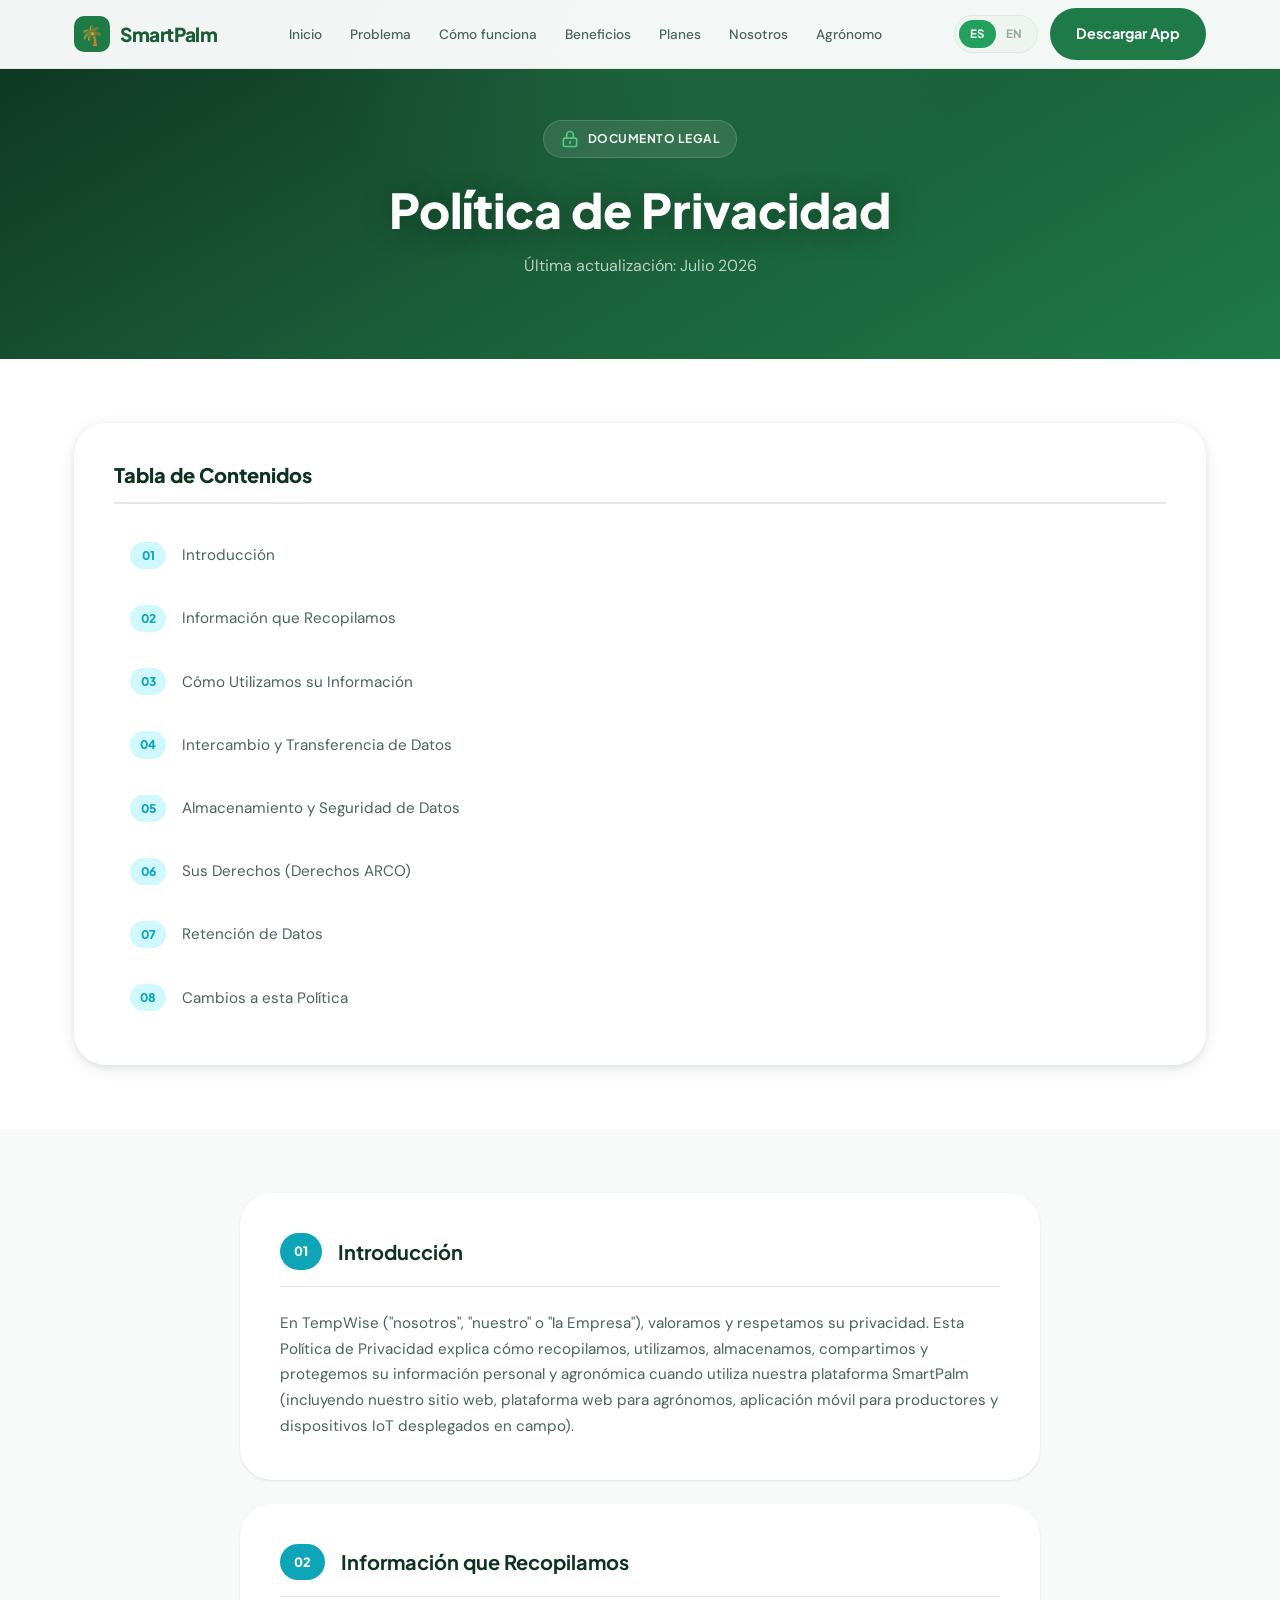
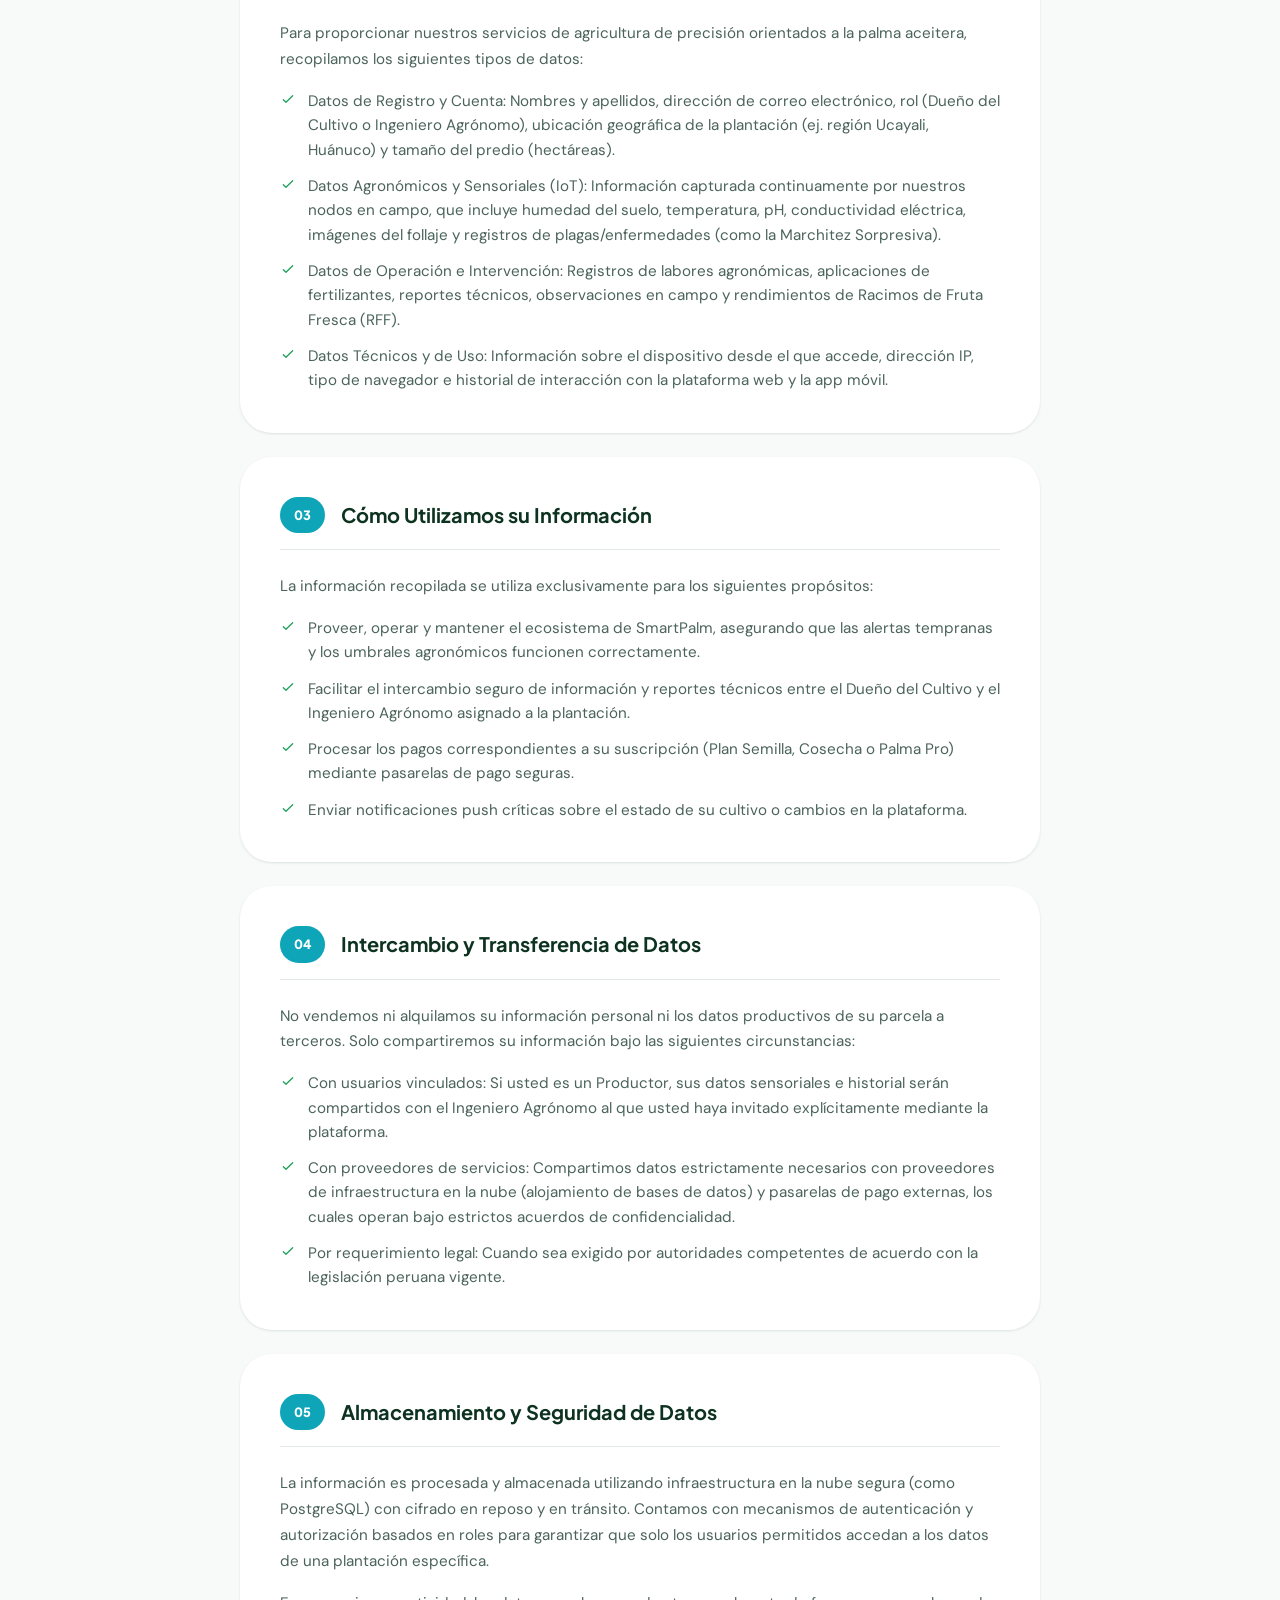
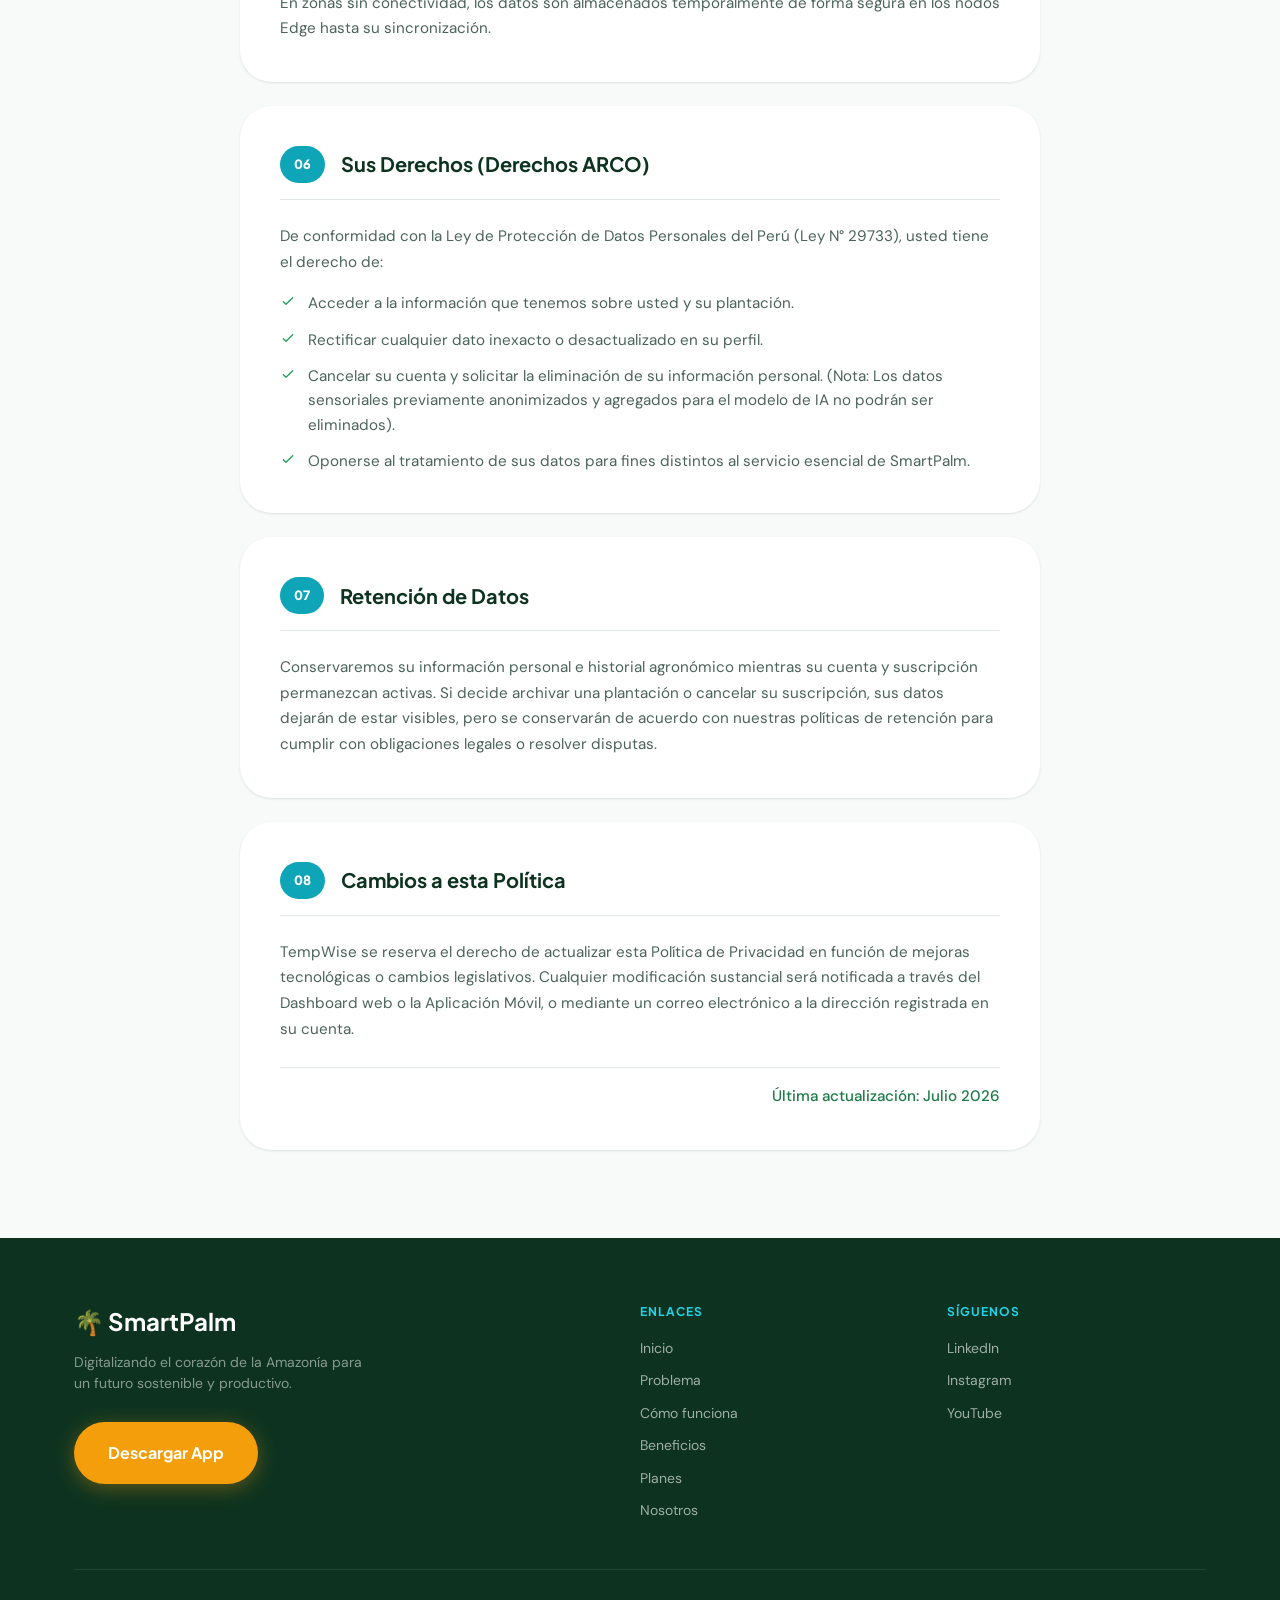
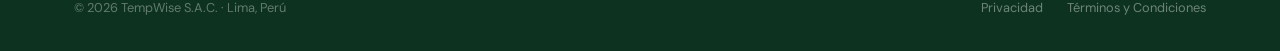
<file: privacidad.html>
<!DOCTYPE html>
<html lang="es" data-lang="es">
<head>
  <meta charset="UTF-8">
  <meta name="viewport" content="width=device-width, initial-scale=1.0">
  <title>Política de Privacidad - SmartPalm</title>
  <meta name="description" content="Política de Privacidad de SmartPalm - Plataforma AgTech para monitoreo de cultivos de palma aceitera.">
  <link rel="preconnect" href="https://fonts.googleapis.com">
  <link href="https://fonts.googleapis.com/css2?family=Plus+Jakarta+Sans:wght@600;700;800&family=DM+Sans:wght@400;500&display=swap" rel="stylesheet">
  <link rel="stylesheet" href="style.css">
</head>
<body>

<!-- ============================
     HEADER
=========================== -->
<header class="header" id="mainHeader">
  <div class="container">
    <nav class="nav">
      <a href="index.html" class="logo">
        <div class="logo-icon">🌴</div>
        SmartPalm
      </a>

      <span class="page-badge badge-green">Para Agricultores</span>

      <ul class="nav-links">
        <li><a href="index.html#inicio" data-i18n="nav.inicio">Inicio</a></li>
        <li><a href="index.html#problema" data-i18n="nav.problema">Problema</a></li>
        <li><a href="index.html#como-funciona" data-i18n="nav.como-funciona">Cómo funciona</a></li>
        <li><a href="index.html#beneficios" data-i18n="nav.beneficios">Beneficios</a></li>
        <li><a href="index.html#planes" data-i18n="nav.planes">Planes</a></li>
        <li><a href="index.html#nosotros" data-i18n="nav.equipo">Nosotros</a></li>
        <li><a href="agronomo.html" data-i18n="nav.agronomo">Agrónomo</a></li>
      </ul>

      <div class="nav-actions">
        <div class="lang-toggle" id="langToggle" onclick="toggleLang()">
          <div class="lang-slider"></div>
          <span class="lang-opt active" data-lang="es">ES</span>
          <span class="lang-opt" data-lang="en">EN</span>
        </div>
        <a href="index.html" class="btn btn-primary" data-i18n="nav.cta">Descargar App</a>
      </div>

      <div class="nav-hamburger" onclick="openMobileNav()">
        <span></span><span></span><span></span>
      </div>
    </nav>
  </div>
</header>

<!-- ============================
     MOBILE NAV
=========================== -->
<div class="mobile-nav" id="mobileNav">
  <button class="mobile-nav-close" onclick="closeMobileNav()">×</button>
  <a href="index.html#inicio" onclick="closeMobileNav()" data-i18n="nav.inicio">Inicio</a>
  <a href="index.html#problema" onclick="closeMobileNav()" data-i18n="nav.problema">Problema</a>
  <a href="index.html#como-funciona" onclick="closeMobileNav()" data-i18n="nav.como-funciona">Cómo funciona</a>
  <a href="index.html#beneficios" onclick="closeMobileNav()" data-i18n="nav.beneficios">Beneficios</a>
  <a href="index.html#planes" onclick="closeMobileNav()" data-i18n="nav.planes">Planes</a>
  <a href="index.html#nosotros" onclick="closeMobileNav()" data-i18n="nav.equipo">Nosotros</a>
  <a href="agronomo.html" data-i18n="nav.agronomo">Agrónomo</a>
  <a href="index.html" class="btn btn-primary" data-i18n="nav.cta">Descargar App</a>
</div>

<main>
  <!-- ============================
       HERO SECTION
  ============================ -->
  <section class="legal-hero">
    <div class="container">
      <div class="legal-hero-content">
        <div class="legal-badge">
          <svg width="20" height="20" viewBox="0 0 24 24" fill="none"><path d="M12 15v2m-6 4h12a2 2 0 002-2v-6a2 2 0 00-2-2H6a2 2 0 00-2 2v6a2 2 0 002 2zm10-10V7a4 4 0 00-8 0v4h8z" stroke="currentColor" stroke-width="2" stroke-linecap="round" stroke-linejoin="round"/></svg>
          <span data-i18n="legal.badge">Documento Legal</span>
        </div>
        <h1 class="legal-title" data-i18n="legal.privacy.title">Política de Privacidad</h1>
        <p class="legal-subtitle" data-i18n="legal.lastUpdated">Última actualización: Julio 2026</p>
      </div>
    </div>
  </section>

  <!-- ============================
       TABLE OF CONTENTS
  ============================ -->
  <section class="section">
    <div class="container">
      <div class="toc-container">
        <h2 class="toc-title" data-i18n="legal.toc.title">Tabla de Contenidos</h2>
        <nav class="toc-nav">
          <a href="#seccion-1" class="toc-link">
            <span class="toc-number">01</span>
            <span data-i18n="privacy.toc.s1">Introducción</span>
          </a>
          <a href="#seccion-2" class="toc-link">
            <span class="toc-number">02</span>
            <span data-i18n="privacy.toc.s2">Información que Recopilamos</span>
          </a>
          <a href="#seccion-3" class="toc-link">
            <span class="toc-number">03</span>
            <span data-i18n="privacy.toc.s3">Cómo Utilizamos su Información</span>
          </a>
          <a href="#seccion-4" class="toc-link">
            <span class="toc-number">04</span>
            <span data-i18n="privacy.toc.s4">Intercambio y Transferencia de Datos</span>
          </a>
          <a href="#seccion-5" class="toc-link">
            <span class="toc-number">05</span>
            <span data-i18n="privacy.toc.s5">Almacenamiento y Seguridad de Datos</span>
          </a>
          <a href="#seccion-6" class="toc-link">
            <span class="toc-number">06</span>
            <span data-i18n="privacy.toc.s6">Sus Derechos (Derechos ARCO)</span>
          </a>
          <a href="#seccion-7" class="toc-link">
            <span class="toc-number">07</span>
            <span data-i18n="privacy.toc.s7">Retención de Datos</span>
          </a>
          <a href="#seccion-8" class="toc-link">
            <span class="toc-number">08</span>
            <span data-i18n="privacy.toc.s8">Cambios a esta Política</span>
          </a>
        </nav>
      </div>
    </div>
  </section>

  <!-- ============================
       LEGAL CONTENT
  ============================ -->
  <section class="section section-alt">
    <div class="container">
      <div class="legal-content">

        <!-- Sección 1 -->
        <div class="legal-section" id="seccion-1">
          <div class="legal-section-header">
            <span class="legal-section-number">01</span>
            <h2 data-i18n="privacy.s1.title">Introducción</h2>
          </div>
          <div class="legal-section-body">
            <p data-i18n="privacy.s1.p1">En <strong>TempWise</strong> ("nosotros", "nuestro" o "la Empresa"), valoramos y respetamos su privacidad. Esta Política de Privacidad explica cómo recopilamos, utilizamos, almacenamos, compartimos y protegemos su información personal y agronómica cuando utiliza nuestra plataforma <strong>SmartPalm</strong> (incluyendo nuestro sitio web, plataforma web para agrónomos, aplicación móvil para productores y dispositivos IoT desplegados en campo).</p>
          </div>
        </div>

        <!-- Sección 2 -->
        <div class="legal-section" id="seccion-2">
          <div class="legal-section-header">
            <span class="legal-section-number">02</span>
            <h2 data-i18n="privacy.s2.title">Información que Recopilamos</h2>
          </div>
          <div class="legal-section-body">
            <p data-i18n="privacy.s2.p1">Para proporcionar nuestros servicios de agricultura de precisión orientados a la palma aceitera, recopilamos los siguientes tipos de datos:</p>
            <ul class="legal-list">
              <li class="legal-list-item">
                <span class="legal-list-icon">
                  <svg width="16" height="16" viewBox="0 0 24 24" fill="none"><path d="M5 13l4 4L19 7" stroke="var(--green-600)" stroke-width="2" stroke-linecap="round" stroke-linejoin="round"/></svg>
                </span>
                <span class="legal-list-text" data-i18n="privacy.s2.l1"><strong>Datos de Registro y Cuenta:</strong> Nombres y apellidos, dirección de correo electrónico, rol (Dueño del Cultivo o Ingeniero Agrónomo), ubicación geográfica de la plantación (ej. región Ucayali, Huánuco) y tamaño del predio (hectáreas).</span>
              </li>
              <li class="legal-list-item">
                <span class="legal-list-icon">
                  <svg width="16" height="16" viewBox="0 0 24 24" fill="none"><path d="M5 13l4 4L19 7" stroke="var(--green-600)" stroke-width="2" stroke-linecap="round" stroke-linejoin="round"/></svg>
                </span>
                <span class="legal-list-text" data-i18n="privacy.s2.l2"><strong>Datos Agronómicos y Sensoriales (IoT):</strong> Información capturada continuamente por nuestros nodos en campo, que incluye humedad del suelo, temperatura, pH, conductividad eléctrica, imágenes del follaje y registros de plagas/enfermedades (como la Marchitez Sorpresiva).</span>
              </li>
              <li class="legal-list-item">
                <span class="legal-list-icon">
                  <svg width="16" height="16" viewBox="0 0 24 24" fill="none"><path d="M5 13l4 4L19 7" stroke="var(--green-600)" stroke-width="2" stroke-linecap="round" stroke-linejoin="round"/></svg>
                </span>
                <span class="legal-list-text" data-i18n="privacy.s2.l3"><strong>Datos de Operación e Intervención:</strong> Registros de labores agronómicas, aplicaciones de fertilizantes, reportes técnicos, observaciones en campo y rendimientos de Racimos de Fruta Fresca (RFF).</span>
              </li>
              <li class="legal-list-item">
                <span class="legal-list-icon">
                  <svg width="16" height="16" viewBox="0 0 24 24" fill="none"><path d="M5 13l4 4L19 7" stroke="var(--green-600)" stroke-width="2" stroke-linecap="round" stroke-linejoin="round"/></svg>
                </span>
                <span class="legal-list-text" data-i18n="privacy.s2.l4"><strong>Datos Técnicos y de Uso:</strong> Información sobre el dispositivo desde el que accede, dirección IP, tipo de navegador e historial de interacción con la plataforma web y la app móvil.</span>
              </li>
            </ul>
          </div>
        </div>

        <!-- Sección 3 -->
        <div class="legal-section" id="seccion-3">
          <div class="legal-section-header">
            <span class="legal-section-number">03</span>
            <h2 data-i18n="privacy.s3.title">Cómo Utilizamos su Información</h2>
          </div>
          <div class="legal-section-body">
            <p data-i18n="privacy.s3.p1">La información recopilada se utiliza exclusivamente para los siguientes propósitos:</p>
            <ul class="legal-list">
              <li class="legal-list-item">
                <span class="legal-list-icon">
                  <svg width="16" height="16" viewBox="0 0 24 24" fill="none"><path d="M5 13l4 4L19 7" stroke="var(--green-600)" stroke-width="2" stroke-linecap="round" stroke-linejoin="round"/></svg>
                </span>
                <span class="legal-list-text" data-i18n="privacy.s3.l1">Proveer, operar y mantener el ecosistema de SmartPalm, asegurando que las alertas tempranas y los umbrales agronómicos funcionen correctamente.</span>
              </li>
              <li class="legal-list-item">
                <span class="legal-list-icon">
                  <svg width="16" height="16" viewBox="0 0 24 24" fill="none"><path d="M5 13l4 4L19 7" stroke="var(--green-600)" stroke-width="2" stroke-linecap="round" stroke-linejoin="round"/></svg>
                </span>
                <span class="legal-list-text" data-i18n="privacy.s3.l2">Facilitar el intercambio seguro de información y reportes técnicos entre el Dueño del Cultivo y el Ingeniero Agrónomo asignado a la plantación.</span>
              </li>
              <li class="legal-list-item">
                <span class="legal-list-icon">
                  <svg width="16" height="16" viewBox="0 0 24 24" fill="none"><path d="M5 13l4 4L19 7" stroke="var(--green-600)" stroke-width="2" stroke-linecap="round" stroke-linejoin="round"/></svg>
                </span>
                <span class="legal-list-text" data-i18n="privacy.s3.l3">Procesar los pagos correspondientes a su suscripción (Plan Semilla, Cosecha o Palma Pro) mediante pasarelas de pago seguras.</span>
              </li>
              <li class="legal-list-item">
                <span class="legal-list-icon">
                  <svg width="16" height="16" viewBox="0 0 24 24" fill="none"><path d="M5 13l4 4L19 7" stroke="var(--green-600)" stroke-width="2" stroke-linecap="round" stroke-linejoin="round"/></svg>
                </span>
                <span class="legal-list-text" data-i18n="privacy.s3.l4">Enviar notificaciones push críticas sobre el estado de su cultivo o cambios en la plataforma.</span>
              </li>
            </ul>
          </div>
        </div>

        <!-- Sección 4 -->
        <div class="legal-section" id="seccion-4">
          <div class="legal-section-header">
            <span class="legal-section-number">04</span>
            <h2 data-i18n="privacy.s4.title">Intercambio y Transferencia de Datos</h2>
          </div>
          <div class="legal-section-body">
            <p data-i18n="privacy.s4.p1">No vendemos ni alquilamos su información personal ni los datos productivos de su parcela a terceros. Solo compartiremos su información bajo las siguientes circunstancias:</p>
            <ul class="legal-list">
              <li class="legal-list-item">
                <span class="legal-list-icon">
                  <svg width="16" height="16" viewBox="0 0 24 24" fill="none"><path d="M5 13l4 4L19 7" stroke="var(--green-600)" stroke-width="2" stroke-linecap="round" stroke-linejoin="round"/></svg>
                </span>
                <span class="legal-list-text" data-i18n="privacy.s4.l1"><strong>Con usuarios vinculados:</strong> Si usted es un Productor, sus datos sensoriales e historial serán compartidos con el Ingeniero Agrónomo al que usted haya invitado explícitamente mediante la plataforma.</span>
              </li>
              <li class="legal-list-item">
                <span class="legal-list-icon">
                  <svg width="16" height="16" viewBox="0 0 24 24" fill="none"><path d="M5 13l4 4L19 7" stroke="var(--green-600)" stroke-width="2" stroke-linecap="round" stroke-linejoin="round"/></svg>
                </span>
                <span class="legal-list-text" data-i18n="privacy.s4.l2"><strong>Con proveedores de servicios:</strong> Compartimos datos estrictamente necesarios con proveedores de infraestructura en la nube (alojamiento de bases de datos) y pasarelas de pago externas, los cuales operan bajo estrictos acuerdos de confidencialidad.</span>
              </li>
              <li class="legal-list-item">
                <span class="legal-list-icon">
                  <svg width="16" height="16" viewBox="0 0 24 24" fill="none"><path d="M5 13l4 4L19 7" stroke="var(--green-600)" stroke-width="2" stroke-linecap="round" stroke-linejoin="round"/></svg>
                </span>
                <span class="legal-list-text" data-i18n="privacy.s4.l3"><strong>Por requerimiento legal:</strong> Cuando sea exigido por autoridades competentes de acuerdo con la legislación peruana vigente.</span>
              </li>
            </ul>
          </div>
        </div>

        <!-- Sección 5 -->
        <div class="legal-section" id="seccion-5">
          <div class="legal-section-header">
            <span class="legal-section-number">05</span>
            <h2 data-i18n="privacy.s5.title">Almacenamiento y Seguridad de Datos</h2>
          </div>
          <div class="legal-section-body">
            <p data-i18n="privacy.s5.p1">La información es procesada y almacenada utilizando infraestructura en la nube segura (como PostgreSQL) con cifrado en reposo y en tránsito. Contamos con mecanismos de autenticación y autorización basados en roles para garantizar que solo los usuarios permitidos accedan a los datos de una plantación específica.</p>
            <p data-i18n="privacy.s5.p2">En zonas sin conectividad, los datos son almacenados temporalmente de forma segura en los nodos Edge hasta su sincronización.</p>
          </div>
        </div>

        <!-- Sección 6 -->
        <div class="legal-section" id="seccion-6">
          <div class="legal-section-header">
            <span class="legal-section-number">06</span>
            <h2 data-i18n="privacy.s6.title">Sus Derechos (Derechos ARCO)</h2>
          </div>
          <div class="legal-section-body">
            <p data-i18n="privacy.s6.p1">De conformidad con la Ley de Protección de Datos Personales del Perú (Ley N° 29733), usted tiene el derecho de:</p>
            <ul class="legal-list">
              <li class="legal-list-item">
                <span class="legal-list-icon">
                  <svg width="16" height="16" viewBox="0 0 24 24" fill="none"><path d="M5 13l4 4L19 7" stroke="var(--green-600)" stroke-width="2" stroke-linecap="round" stroke-linejoin="round"/></svg>
                </span>
                <span class="legal-list-text" data-i18n="privacy.s6.l1"><strong>Acceder</strong> a la información que tenemos sobre usted y su plantación.</span>
              </li>
              <li class="legal-list-item">
                <span class="legal-list-icon">
                  <svg width="16" height="16" viewBox="0 0 24 24" fill="none"><path d="M5 13l4 4L19 7" stroke="var(--green-600)" stroke-width="2" stroke-linecap="round" stroke-linejoin="round"/></svg>
                </span>
                <span class="legal-list-text" data-i18n="privacy.s6.l2"><strong>Rectificar</strong> cualquier dato inexacto o desactualizado en su perfil.</span>
              </li>
              <li class="legal-list-item">
                <span class="legal-list-icon">
                  <svg width="16" height="16" viewBox="0 0 24 24" fill="none"><path d="M5 13l4 4L19 7" stroke="var(--green-600)" stroke-width="2" stroke-linecap="round" stroke-linejoin="round"/></svg>
                </span>
                <span class="legal-list-text" data-i18n="privacy.s6.l3"><strong>Cancelar</strong> su cuenta y solicitar la eliminación de su información personal. (Nota: Los datos sensoriales previamente anonimizados y agregados para el modelo de IA no podrán ser eliminados).</span>
              </li>
              <li class="legal-list-item">
                <span class="legal-list-icon">
                  <svg width="16" height="16" viewBox="0 0 24 24" fill="none"><path d="M5 13l4 4L19 7" stroke="var(--green-600)" stroke-width="2" stroke-linecap="round" stroke-linejoin="round"/></svg>
                </span>
                <span class="legal-list-text" data-i18n="privacy.s6.l4"><strong>Oponerse</strong> al tratamiento de sus datos para fines distintos al servicio esencial de SmartPalm.</span>
              </li>
            </ul>
          </div>
        </div>

        <!-- Sección 7 -->
        <div class="legal-section" id="seccion-7">
          <div class="legal-section-header">
            <span class="legal-section-number">07</span>
            <h2 data-i18n="privacy.s7.title">Retención de Datos</h2>
          </div>
          <div class="legal-section-body">
            <p data-i18n="privacy.s7.p1">Conservaremos su información personal e historial agronómico mientras su cuenta y suscripción permanezcan activas. Si decide archivar una plantación o cancelar su suscripción, sus datos dejarán de estar visibles, pero se conservarán de acuerdo con nuestras políticas de retención para cumplir con obligaciones legales o resolver disputas.</p>
          </div>
        </div>

        <!-- Sección 8 -->
        <div class="legal-section" id="seccion-8">
          <div class="legal-section-header">
            <span class="legal-section-number">08</span>
            <h2 data-i18n="privacy.s8.title">Cambios a esta Política</h2>
          </div>
          <div class="legal-section-body">
            <p data-i18n="privacy.s8.p1">TempWise se reserva el derecho de actualizar esta Política de Privacidad en función de mejoras tecnológicas o cambios legislativos. Cualquier modificación sustancial será notificada a través del Dashboard web o la Aplicación Móvil, o mediante un correo electrónico a la dirección registrada en su cuenta.</p>
            <p class="legal-updated"><em data-i18n="privacy.s8.p2">Última actualización: Julio 2026</em></p>
          </div>
        </div>

      </div>
    </div>
  </section>
</main>

<!-- ============================
     FOOTER
=========================== -->
<footer class="footer">
  <div class="container">
    <div class="footer-grid">
      <div class="footer-brand">
        <div class="footer-logo">🌴 SmartPalm</div>
        <p>Digitalizando el corazón de la Amazonía para un futuro sostenible y productivo.</p>
        <div class="footer-cta">
          <a href="index.html" class="btn btn-amber btn-lg">Descargar App</a>
        </div>
      </div>

      <div class="footer-nav">
        <h5>Enlaces</h5>
        <nav>
          <a href="index.html#inicio">Inicio</a>
          <a href="index.html#problema">Problema</a>
          <a href="index.html#como-funciona">Cómo funciona</a>
          <a href="index.html#beneficios">Beneficios</a>
          <a href="index.html#planes">Planes</a>
          <a href="index.html#nosotros">Nosotros</a>
        </nav>
      </div>

      <div class="footer-social">
        <h5>Síguenos</h5>
        <nav>
          <a href="#" target="_blank">LinkedIn</a>
          <a href="#" target="_blank">Instagram</a>
          <a href="#" target="_blank">YouTube</a>
        </nav>
      </div>
    </div>

    <div class="footer-bottom">
      <p>© 2026 TempWise S.A.C. · Lima, Perú</p>
      <div class="footer-legal-links">
        <a href="privacidad.html">Privacidad</a>
        <a href="terminos.html">Términos y Condiciones</a>
      </div>
    </div>
  </div>
</footer>

<script src="app.js"></script>
</body>
</html>
</file>
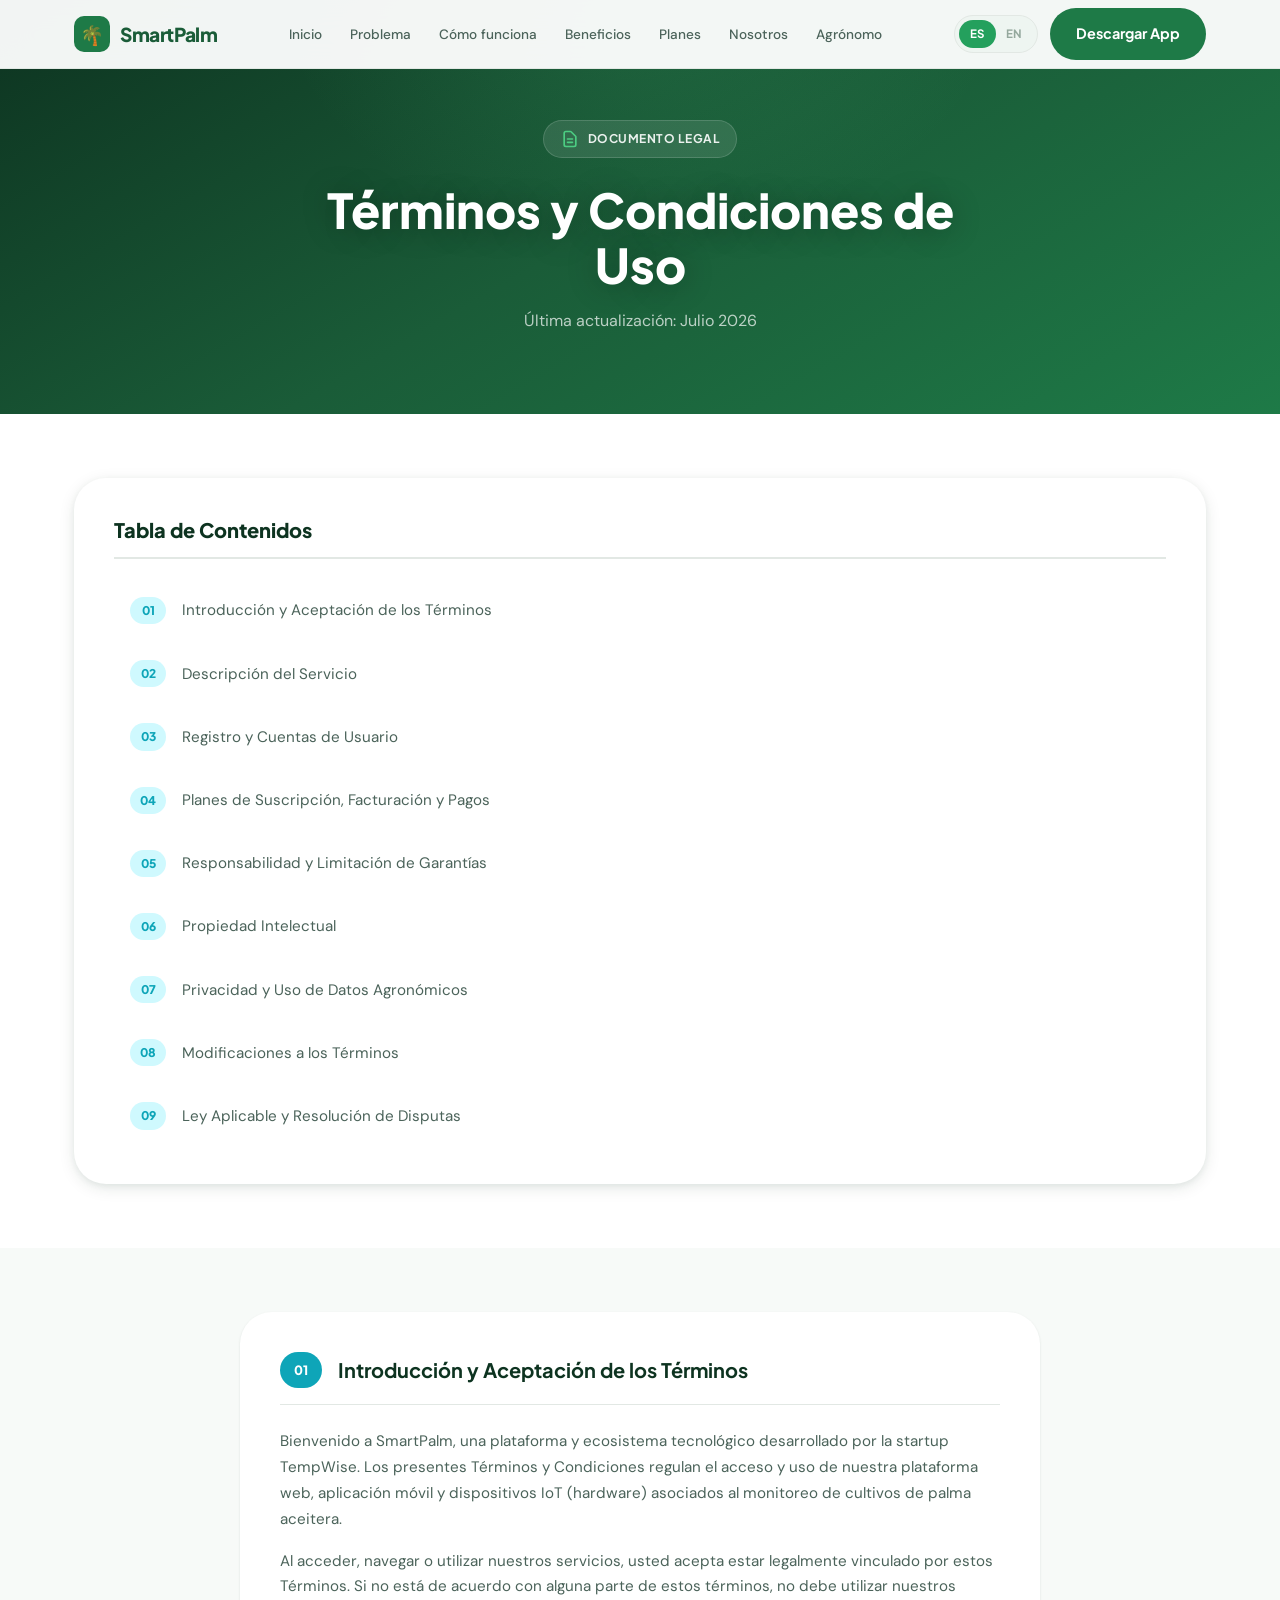
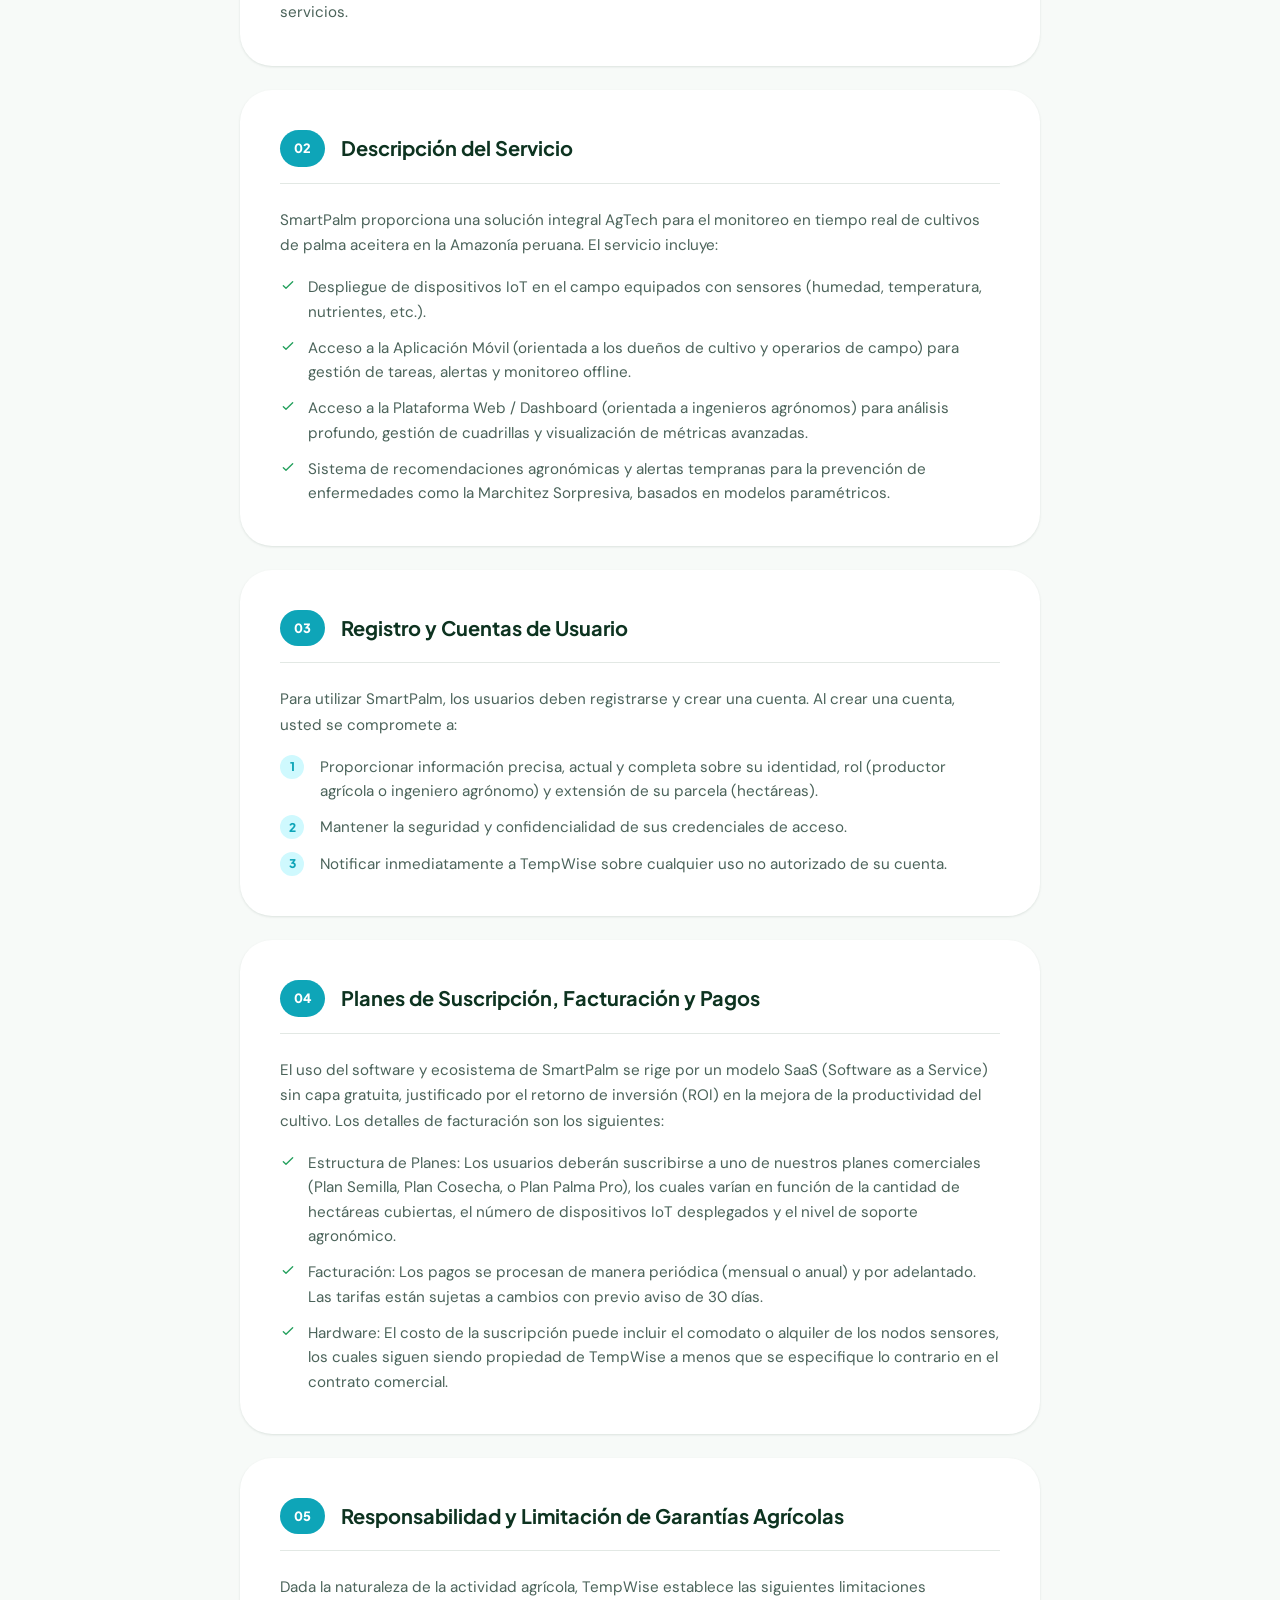
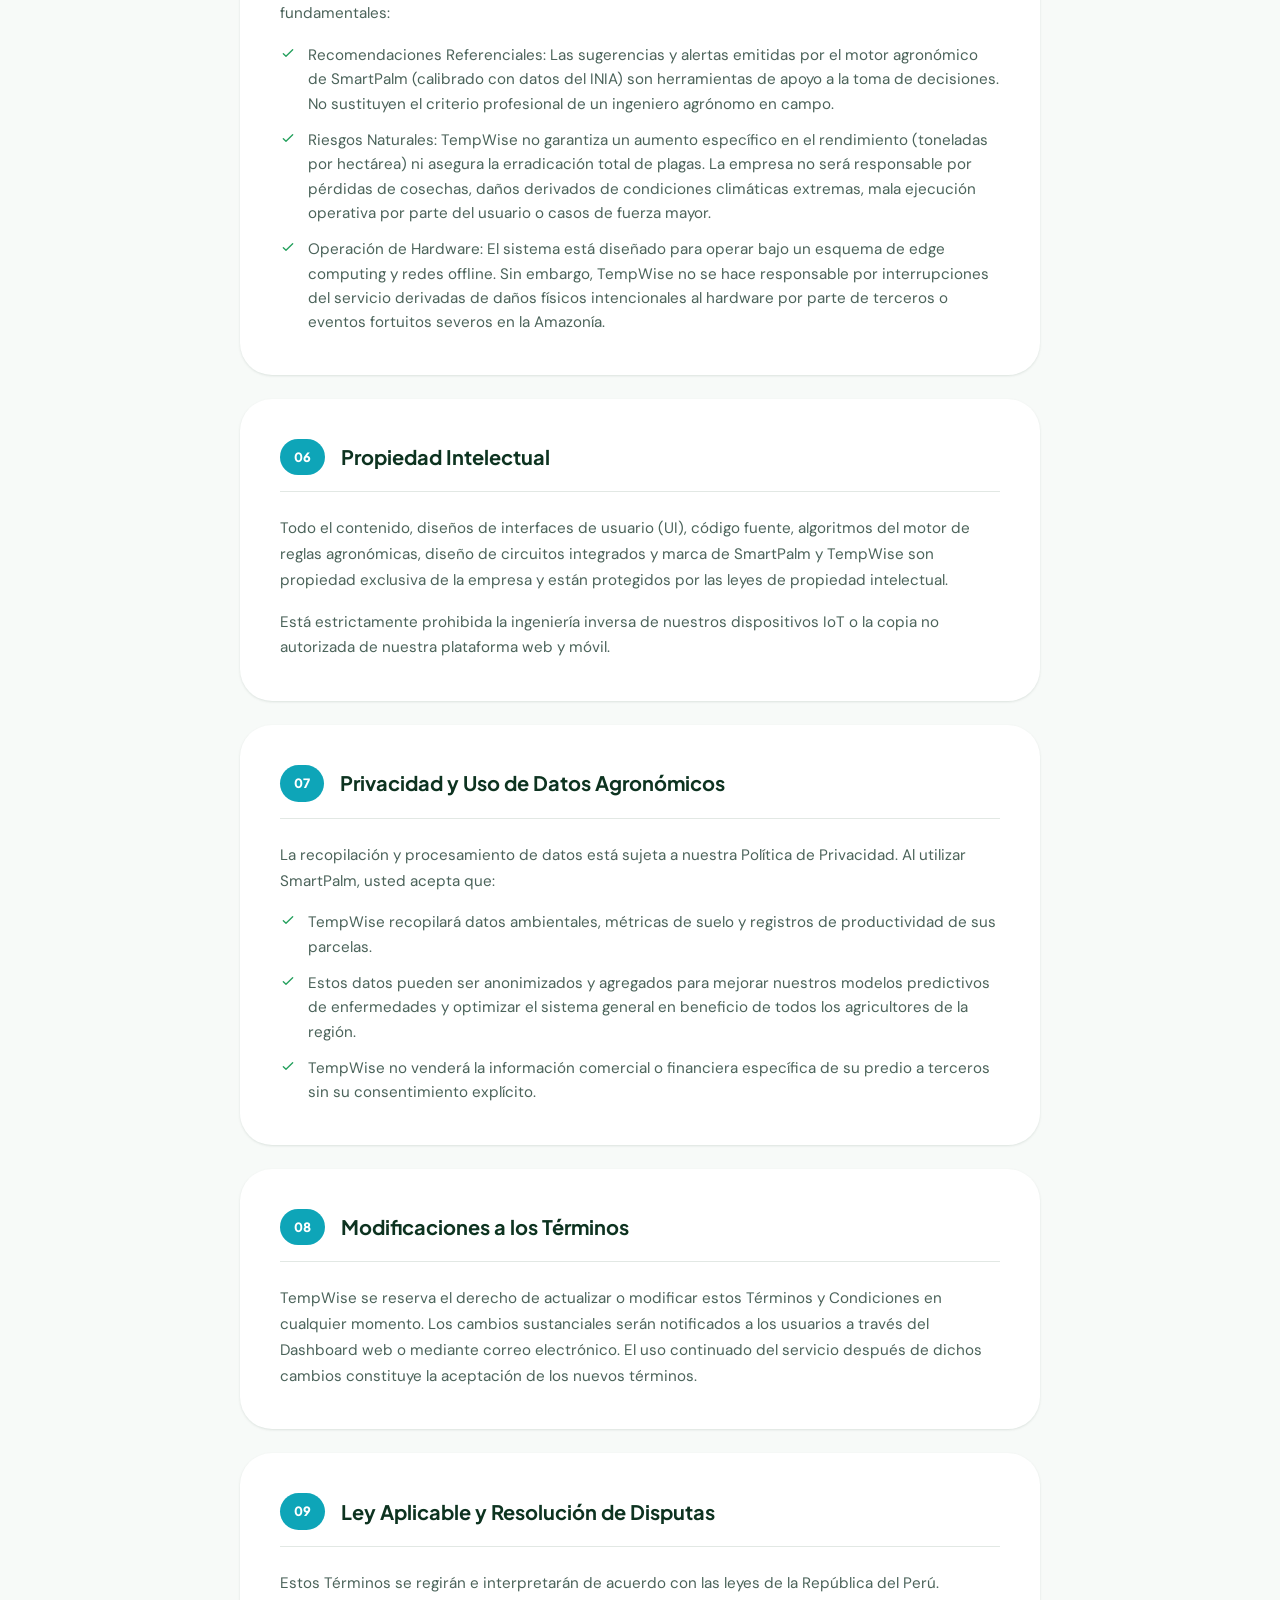
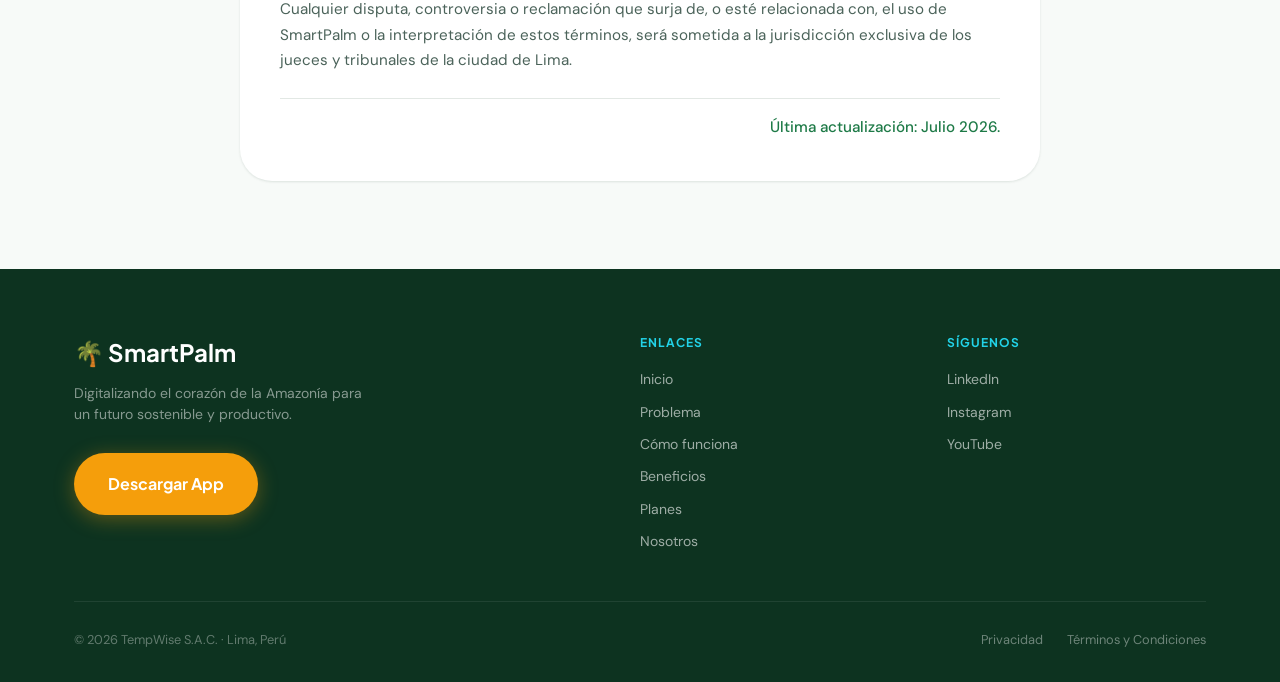
<file: terminos.html>
<!DOCTYPE html>
<html lang="es" data-lang="es">
<head>
  <meta charset="UTF-8">
  <meta name="viewport" content="width=device-width, initial-scale=1.0">
  <title>Términos y Condiciones - SmartPalm</title>
  <meta name="description" content="Términos y Condiciones de Uso de SmartPalm - Plataforma AgTech para monitoreo de cultivos de palma aceitera.">
  <link rel="preconnect" href="https://fonts.googleapis.com">
  <link href="https://fonts.googleapis.com/css2?family=Plus+Jakarta+Sans:wght@600;700;800&family=DM+Sans:wght@400;500&display=swap" rel="stylesheet">
  <link rel="stylesheet" href="style.css">
</head>
<body>

<!-- ============================
     HEADER
=========================== -->
<header class="header" id="mainHeader">
  <div class="container">
    <nav class="nav">
      <a href="index.html" class="logo">
        <div class="logo-icon">🌴</div>
        SmartPalm
      </a>

      <span class="page-badge badge-green">Para Agricultores</span>

      <ul class="nav-links">
        <li><a href="index.html#inicio" data-i18n="nav.inicio">Inicio</a></li>
        <li><a href="index.html#problema" data-i18n="nav.problema">Problema</a></li>
        <li><a href="index.html#como-funciona" data-i18n="nav.como-funciona">Cómo funciona</a></li>
        <li><a href="index.html#beneficios" data-i18n="nav.beneficios">Beneficios</a></li>
        <li><a href="index.html#planes" data-i18n="nav.planes">Planes</a></li>
        <li><a href="index.html#nosotros" data-i18n="nav.equipo">Nosotros</a></li>
        <li><a href="agronomo.html" data-i18n="nav.agronomo">Agrónomo</a></li>
      </ul>

      <div class="nav-actions">
        <div class="lang-toggle" id="langToggle" onclick="toggleLang()">
          <div class="lang-slider"></div>
          <span class="lang-opt active" data-lang="es">ES</span>
          <span class="lang-opt" data-lang="en">EN</span>
        </div>
        <a href="index.html" class="btn btn-primary" data-i18n="nav.cta">Descargar App</a>
      </div>

      <div class="nav-hamburger" onclick="openMobileNav()">
        <span></span><span></span><span></span>
      </div>
    </nav>
  </div>
</header>

<!-- ============================
     MOBILE NAV
=========================== -->
<div class="mobile-nav" id="mobileNav">
  <button class="mobile-nav-close" onclick="closeMobileNav()">×</button>
  <a href="index.html#inicio" onclick="closeMobileNav()" data-i18n="nav.inicio">Inicio</a>
  <a href="index.html#problema" onclick="closeMobileNav()" data-i18n="nav.problema">Problema</a>
  <a href="index.html#como-funciona" onclick="closeMobileNav()" data-i18n="nav.como-funciona">Cómo funciona</a>
  <a href="index.html#beneficios" onclick="closeMobileNav()" data-i18n="nav.beneficios">Beneficios</a>
  <a href="index.html#planes" onclick="closeMobileNav()" data-i18n="nav.planes">Planes</a>
  <a href="index.html#nosotros" onclick="closeMobileNav()" data-i18n="nav.equipo">Nosotros</a>
  <a href="agronomo.html" data-i18n="nav.agronomo">Agrónomo</a>
  <a href="index.html" class="btn btn-primary" data-i18n="nav.cta">Descargar App</a>
</div>

<main>
  <!-- ============================
       HERO SECTION
  ============================ -->
  <section class="legal-hero">
    <div class="container">
      <div class="legal-hero-content">
        <div class="legal-badge">
          <svg width="20" height="20" viewBox="0 0 24 24" fill="none"><path d="M9 12h6m-6 4h6m2 5H7a2 2 0 01-2-2V5a2 2 0 012-2h5.586a1 1 0 01.707.293l5.414 5.414a1 1 0 01.293.707V19a2 2 0 01-2 2z" stroke="currentColor" stroke-width="2" stroke-linecap="round" stroke-linejoin="round"/></svg>
          <span data-i18n="legal.badge">Documento Legal</span>
        </div>
        <h1 class="legal-title" data-i18n="legal.terms.title">Términos y Condiciones de Uso</h1>
        <p class="legal-subtitle" data-i18n="legal.lastUpdated">Última actualización: Julio 2026</p>
      </div>
    </div>
  </section>

  <!-- ============================
       TABLE OF CONTENTS
  ============================ -->
  <section class="section">
    <div class="container">
      <div class="toc-container">
        <h2 class="toc-title" data-i18n="legal.toc.title">Tabla de Contenidos</h2>
        <nav class="toc-nav">
          <a href="#seccion-1" class="toc-link">
            <span class="toc-number">01</span>
            <span data-i18n="terms.toc.s1">Introducción y Aceptación de los Términos</span>
          </a>
          <a href="#seccion-2" class="toc-link">
            <span class="toc-number">02</span>
            <span data-i18n="terms.toc.s2">Descripción del Servicio</span>
          </a>
          <a href="#seccion-3" class="toc-link">
            <span class="toc-number">03</span>
            <span data-i18n="terms.toc.s3">Registro y Cuentas de Usuario</span>
          </a>
          <a href="#seccion-4" class="toc-link">
            <span class="toc-number">04</span>
            <span data-i18n="terms.toc.s4">Planes de Suscripción, Facturación y Pagos</span>
          </a>
          <a href="#seccion-5" class="toc-link">
            <span class="toc-number">05</span>
            <span data-i18n="terms.toc.s5">Responsabilidad y Limitación de Garantías</span>
          </a>
          <a href="#seccion-6" class="toc-link">
            <span class="toc-number">06</span>
            <span data-i18n="terms.toc.s6">Propiedad Intelectual</span>
          </a>
          <a href="#seccion-7" class="toc-link">
            <span class="toc-number">07</span>
            <span data-i18n="terms.toc.s7">Privacidad y Uso de Datos Agronómicos</span>
          </a>
          <a href="#seccion-8" class="toc-link">
            <span class="toc-number">08</span>
            <span data-i18n="terms.toc.s8">Modificaciones a los Términos</span>
          </a>
          <a href="#seccion-9" class="toc-link">
            <span class="toc-number">09</span>
            <span data-i18n="terms.toc.s9">Ley Aplicable y Resolución de Disputas</span>
          </a>
        </nav>
      </div>
    </div>
  </section>

  <!-- ============================
       LEGAL CONTENT
  ============================ -->
  <section class="section section-alt">
    <div class="container">
      <div class="legal-content">

        <!-- Sección 1 -->
        <div class="legal-section" id="seccion-1">
          <div class="legal-section-header">
            <span class="legal-section-number">01</span>
            <h2 data-i18n="terms.s1.title">Introducción y Aceptación de los Términos</h2>
          </div>
          <div class="legal-section-body">
            <p data-i18n="terms.s1.p1">Bienvenido a <strong>SmartPalm</strong>, una plataforma y ecosistema tecnológico desarrollado por la startup <strong>TempWise</strong>. Los presentes Términos y Condiciones regulan el acceso y uso de nuestra plataforma web, aplicación móvil y dispositivos IoT (hardware) asociados al monitoreo de cultivos de palma aceitera.</p>
            <p data-i18n="terms.s1.p2">Al acceder, navegar o utilizar nuestros servicios, usted acepta estar legalmente vinculado por estos Términos. Si no está de acuerdo con alguna parte de estos términos, no debe utilizar nuestros servicios.</p>
          </div>
        </div>

        <!-- Sección 2 -->
        <div class="legal-section" id="seccion-2">
          <div class="legal-section-header">
            <span class="legal-section-number">02</span>
            <h2 data-i18n="terms.s2.title">Descripción del Servicio</h2>
          </div>
          <div class="legal-section-body">
            <p data-i18n="terms.s2.p1">SmartPalm proporciona una solución integral AgTech para el monitoreo en tiempo real de cultivos de palma aceitera en la Amazonía peruana. El servicio incluye:</p>
            <ul class="legal-list">
              <li class="legal-list-item">
                <span class="legal-list-icon">
                  <svg width="16" height="16" viewBox="0 0 24 24" fill="none"><path d="M5 13l4 4L19 7" stroke="var(--green-600)" stroke-width="2" stroke-linecap="round" stroke-linejoin="round"/></svg>
                </span>
                <span class="legal-list-text" data-i18n="terms.s2.l1">Despliegue de dispositivos IoT en el campo equipados con sensores (humedad, temperatura, nutrientes, etc.).</span>
              </li>
              <li class="legal-list-item">
                <span class="legal-list-icon">
                  <svg width="16" height="16" viewBox="0 0 24 24" fill="none"><path d="M5 13l4 4L19 7" stroke="var(--green-600)" stroke-width="2" stroke-linecap="round" stroke-linejoin="round"/></svg>
                </span>
                <span class="legal-list-text" data-i18n="terms.s2.l2">Acceso a la <strong>Aplicación Móvil</strong> (orientada a los dueños de cultivo y operarios de campo) para gestión de tareas, alertas y monitoreo offline.</span>
              </li>
              <li class="legal-list-item">
                <span class="legal-list-icon">
                  <svg width="16" height="16" viewBox="0 0 24 24" fill="none"><path d="M5 13l4 4L19 7" stroke="var(--green-600)" stroke-width="2" stroke-linecap="round" stroke-linejoin="round"/></svg>
                </span>
                <span class="legal-list-text" data-i18n="terms.s2.l3">Acceso a la <strong>Plataforma Web / Dashboard</strong> (orientada a ingenieros agrónomos) para análisis profundo, gestión de cuadrillas y visualización de métricas avanzadas.</span>
              </li>
              <li class="legal-list-item">
                <span class="legal-list-icon">
                  <svg width="16" height="16" viewBox="0 0 24 24" fill="none"><path d="M5 13l4 4L19 7" stroke="var(--green-600)" stroke-width="2" stroke-linecap="round" stroke-linejoin="round"/></svg>
                </span>
                <span class="legal-list-text" data-i18n="terms.s2.l4">Sistema de recomendaciones agronómicas y alertas tempranas para la prevención de enfermedades como la <em>Marchitez Sorpresiva</em>, basados en modelos paramétricos.</span>
              </li>
            </ul>
          </div>
        </div>

        <!-- Sección 3 -->
        <div class="legal-section" id="seccion-3">
          <div class="legal-section-header">
            <span class="legal-section-number">03</span>
            <h2 data-i18n="terms.s3.title">Registro y Cuentas de Usuario</h2>
          </div>
          <div class="legal-section-body">
            <p data-i18n="terms.s3.p1">Para utilizar SmartPalm, los usuarios deben registrarse y crear una cuenta. Al crear una cuenta, usted se compromete a:</p>
            <ol class="legal-list-ordered">
              <li data-i18n="terms.s3.l1">Proporcionar información precisa, actual y completa sobre su identidad, rol (productor agrícola o ingeniero agrónomo) y extensión de su parcela (hectáreas).</li>
              <li data-i18n="terms.s3.l2">Mantener la seguridad y confidencialidad de sus credenciales de acceso.</li>
              <li data-i18n="terms.s3.l3">Notificar inmediatamente a TempWise sobre cualquier uso no autorizado de su cuenta.</li>
            </ol>
          </div>
        </div>

        <!-- Sección 4 -->
        <div class="legal-section" id="seccion-4">
          <div class="legal-section-header">
            <span class="legal-section-number">04</span>
            <h2 data-i18n="terms.s4.title">Planes de Suscripción, Facturación y Pagos</h2>
          </div>
          <div class="legal-section-body">
            <p data-i18n="terms.s4.p1">El uso del software y ecosistema de SmartPalm se rige por un modelo SaaS (Software as a Service) sin capa gratuita, justificado por el retorno de inversión (ROI) en la mejora de la productividad del cultivo. Los detalles de facturación son los siguientes:</p>
            <ul class="legal-list">
              <li class="legal-list-item">
                <span class="legal-list-icon">
                  <svg width="16" height="16" viewBox="0 0 24 24" fill="none"><path d="M5 13l4 4L19 7" stroke="var(--green-600)" stroke-width="2" stroke-linecap="round" stroke-linejoin="round"/></svg>
                </span>
                <span class="legal-list-text" data-i18n="terms.s4.l1"><strong>Estructura de Planes:</strong> Los usuarios deberán suscribirse a uno de nuestros planes comerciales (<strong>Plan Semilla, Plan Cosecha, o Plan Palma Pro</strong>), los cuales varían en función de la cantidad de hectáreas cubiertas, el número de dispositivos IoT desplegados y el nivel de soporte agronómico.</span>
              </li>
              <li class="legal-list-item">
                <span class="legal-list-icon">
                  <svg width="16" height="16" viewBox="0 0 24 24" fill="none"><path d="M5 13l4 4L19 7" stroke="var(--green-600)" stroke-width="2" stroke-linecap="round" stroke-linejoin="round"/></svg>
                </span>
                <span class="legal-list-text" data-i18n="terms.s4.l2"><strong>Facturación:</strong> Los pagos se procesan de manera periódica (mensual o anual) y por adelantado. Las tarifas están sujetas a cambios con previo aviso de 30 días.</span>
              </li>
              <li class="legal-list-item">
                <span class="legal-list-icon">
                  <svg width="16" height="16" viewBox="0 0 24 24" fill="none"><path d="M5 13l4 4L19 7" stroke="var(--green-600)" stroke-width="2" stroke-linecap="round" stroke-linejoin="round"/></svg>
                </span>
                <span class="legal-list-text" data-i18n="terms.s4.l3"><strong>Hardware:</strong> El costo de la suscripción puede incluir el comodato o alquiler de los nodos sensores, los cuales siguen siendo propiedad de TempWise a menos que se especifique lo contrario en el contrato comercial.</span>
              </li>
            </ul>
          </div>
        </div>

        <!-- Sección 5 -->
        <div class="legal-section" id="seccion-5">
          <div class="legal-section-header">
            <span class="legal-section-number">05</span>
            <h2 data-i18n="terms.s5.title">Responsabilidad y Limitación de Garantías Agrícolas</h2>
          </div>
          <div class="legal-section-body">
            <p data-i18n="terms.s5.p1">Dada la naturaleza de la actividad agrícola, TempWise establece las siguientes limitaciones fundamentales:</p>
            <ul class="legal-list">
              <li class="legal-list-item">
                <span class="legal-list-icon">
                  <svg width="16" height="16" viewBox="0 0 24 24" fill="none"><path d="M5 13l4 4L19 7" stroke="var(--green-600)" stroke-width="2" stroke-linecap="round" stroke-linejoin="round"/></svg>
                </span>
                <span class="legal-list-text" data-i18n="terms.s5.l1"><strong>Recomendaciones Referenciales:</strong> Las sugerencias y alertas emitidas por el motor agronómico de SmartPalm (calibrado con datos del INIA) son herramientas de apoyo a la toma de decisiones. No sustituyen el criterio profesional de un ingeniero agrónomo en campo.</span>
              </li>
              <li class="legal-list-item">
                <span class="legal-list-icon">
                  <svg width="16" height="16" viewBox="0 0 24 24" fill="none"><path d="M5 13l4 4L19 7" stroke="var(--green-600)" stroke-width="2" stroke-linecap="round" stroke-linejoin="round"/></svg>
                </span>
                <span class="legal-list-text" data-i18n="terms.s5.l2"><strong>Riesgos Naturales:</strong> TempWise no garantiza un aumento específico en el rendimiento (toneladas por hectárea) ni asegura la erradicación total de plagas. La empresa no será responsable por pérdidas de cosechas, daños derivados de condiciones climáticas extremas, mala ejecución operativa por parte del usuario o casos de fuerza mayor.</span>
              </li>
              <li class="legal-list-item">
                <span class="legal-list-icon">
                  <svg width="16" height="16" viewBox="0 0 24 24" fill="none"><path d="M5 13l4 4L19 7" stroke="var(--green-600)" stroke-width="2" stroke-linecap="round" stroke-linejoin="round"/></svg>
                </span>
                <span class="legal-list-text" data-i18n="terms.s5.l3"><strong>Operación de Hardware:</strong> El sistema está diseñado para operar bajo un esquema de edge computing y redes offline. Sin embargo, TempWise no se hace responsable por interrupciones del servicio derivadas de daños físicos intencionales al hardware por parte de terceros o eventos fortuitos severos en la Amazonía.</span>
              </li>
            </ul>
          </div>
        </div>

        <!-- Sección 6 -->
        <div class="legal-section" id="seccion-6">
          <div class="legal-section-header">
            <span class="legal-section-number">06</span>
            <h2 data-i18n="terms.s6.title">Propiedad Intelectual</h2>
          </div>
          <div class="legal-section-body">
            <p data-i18n="terms.s6.p1">Todo el contenido, diseños de interfaces de usuario (UI), código fuente, algoritmos del motor de reglas agronómicas, diseño de circuitos integrados y marca de <strong>SmartPalm</strong> y <strong>TempWise</strong> son propiedad exclusiva de la empresa y están protegidos por las leyes de propiedad intelectual.</p>
            <p data-i18n="terms.s6.p2">Está estrictamente prohibida la ingeniería inversa de nuestros dispositivos IoT o la copia no autorizada de nuestra plataforma web y móvil.</p>
          </div>
        </div>

        <!-- Sección 7 -->
        <div class="legal-section" id="seccion-7">
          <div class="legal-section-header">
            <span class="legal-section-number">07</span>
            <h2 data-i18n="terms.s7.title">Privacidad y Uso de Datos Agronómicos</h2>
          </div>
          <div class="legal-section-body">
            <p data-i18n="terms.s7.p1">La recopilación y procesamiento de datos está sujeta a nuestra Política de Privacidad. Al utilizar SmartPalm, usted acepta que:</p>
            <ul class="legal-list">
              <li class="legal-list-item">
                <span class="legal-list-icon">
                  <svg width="16" height="16" viewBox="0 0 24 24" fill="none"><path d="M5 13l4 4L19 7" stroke="var(--green-600)" stroke-width="2" stroke-linecap="round" stroke-linejoin="round"/></svg>
                </span>
                <span class="legal-list-text" data-i18n="terms.s7.l1">TempWise recopilará datos ambientales, métricas de suelo y registros de productividad de sus parcelas.</span>
              </li>
              <li class="legal-list-item">
                <span class="legal-list-icon">
                  <svg width="16" height="16" viewBox="0 0 24 24" fill="none"><path d="M5 13l4 4L19 7" stroke="var(--green-600)" stroke-width="2" stroke-linecap="round" stroke-linejoin="round"/></svg>
                </span>
                <span class="legal-list-text" data-i18n="terms.s7.l2">Estos datos pueden ser anonimizados y agregados para mejorar nuestros modelos predictivos de enfermedades y optimizar el sistema general en beneficio de todos los agricultores de la región.</span>
              </li>
              <li class="legal-list-item">
                <span class="legal-list-icon">
                  <svg width="16" height="16" viewBox="0 0 24 24" fill="none"><path d="M5 13l4 4L19 7" stroke="var(--green-600)" stroke-width="2" stroke-linecap="round" stroke-linejoin="round"/></svg>
                </span>
                <span class="legal-list-text" data-i18n="terms.s7.l3">TempWise no venderá la información comercial o financiera específica de su predio a terceros sin su consentimiento explícito.</span>
              </li>
            </ul>
          </div>
        </div>

        <!-- Sección 8 -->
        <div class="legal-section" id="seccion-8">
          <div class="legal-section-header">
            <span class="legal-section-number">08</span>
            <h2 data-i18n="terms.s8.title">Modificaciones a los Términos</h2>
          </div>
          <div class="legal-section-body">
            <p data-i18n="terms.s8.p1">TempWise se reserva el derecho de actualizar o modificar estos Términos y Condiciones en cualquier momento. Los cambios sustanciales serán notificados a los usuarios a través del Dashboard web o mediante correo electrónico. El uso continuado del servicio después de dichos cambios constituye la aceptación de los nuevos términos.</p>
          </div>
        </div>

        <!-- Sección 9 -->
        <div class="legal-section" id="seccion-9">
          <div class="legal-section-header">
            <span class="legal-section-number">09</span>
            <h2 data-i18n="terms.s9.title">Ley Aplicable y Resolución de Disputas</h2>
          </div>
          <div class="legal-section-body">
            <p data-i18n="terms.s9.p1">Estos Términos se regirán e interpretarán de acuerdo con las leyes de la República del Perú. Cualquier disputa, controversia o reclamación que surja de, o esté relacionada con, el uso de SmartPalm o la interpretación de estos términos, será sometida a la jurisdicción exclusiva de los jueces y tribunales de la ciudad de Lima.</p>
            <p class="legal-updated"><em data-i18n="terms.s9.p2">Última actualización: Julio 2026.</em></p>
          </div>
        </div>

      </div>
    </div>
  </section>
</main>

<!-- ============================
     FOOTER
=========================== -->
<footer class="footer">
  <div class="container">
    <div class="footer-grid">
      <div class="footer-brand">
        <div class="footer-logo">🌴 SmartPalm</div>
        <p>Digitalizando el corazón de la Amazonía para un futuro sostenible y productivo.</p>
        <div class="footer-cta">
          <a href="index.html" class="btn btn-amber btn-lg">Descargar App</a>
        </div>
      </div>

      <div class="footer-nav">
        <h5>Enlaces</h5>
        <nav>
          <a href="index.html#inicio">Inicio</a>
          <a href="index.html#problema">Problema</a>
          <a href="index.html#como-funciona">Cómo funciona</a>
          <a href="index.html#beneficios">Beneficios</a>
          <a href="index.html#planes">Planes</a>
          <a href="index.html#nosotros">Nosotros</a>
        </nav>
      </div>

      <div class="footer-social">
        <h5>Síguenos</h5>
        <nav>
          <a href="#" target="_blank">LinkedIn</a>
          <a href="#" target="_blank">Instagram</a>
          <a href="#" target="_blank">YouTube</a>
        </nav>
      </div>
    </div>

    <div class="footer-bottom">
      <p>© 2026 TempWise S.A.C. · Lima, Perú</p>
      <div class="footer-legal-links">
<a href="privacidad.html">Privacidad</a>
        <a href="terminos.html">Términos y Condiciones</a>
      </div>
    </div>
  </div>
</footer>

<script src="app.js"></script>
</body>
</html>
</file>
<file: style.css>
/* ====================================
   SMARTPALM LANDING - STYLE.CSS
   Nueva estructura: Home, Agricultor, Agrónomo
   ==================================== */

/* ============================
   CSS CUSTOM PROPERTIES
=========================== */
:root {
  /* Greens */
  --green-900: #0d3320;
  --green-800: #1a5c38;
  --green-700: #1e7a47;
  --green-600: #24a05d;
  --green-400: #4ccd82;
  --green-200: #a8f0c6;
  --green-50:  #edfaf3;

  /* Teal */
  --teal-500:  #0ea5b8;
  --teal-400:  #22d3e8;
  --teal-100:  #cff9fe;

  /* Navy (Agrónomo) */
  --navy-900: #0a2a3c;
  --navy-700: #0d4a6e;

  /* Amber */
  --amber-500: #f59e0b;
  --amber-400: #fbbf24;

  /* Colors */
  --white:     #ffffff;
  --surface:   #f7faf8;
  --surface-2: #eef5f1;
  --gray-200:  #e2e8e4;
  --gray-400:  #94a89d;
  --gray-600:  #4b635a;
  --gray-800:  #1c2e27;

  /* Shadows */
  --shadow-sm: 0 1px 3px rgba(13,51,32,.08), 0 1px 2px rgba(13,51,32,.04);
  --shadow-md: 0 4px 16px rgba(13,51,32,.1), 0 2px 6px rgba(13,51,32,.06);
  --shadow-lg: 0 12px 40px rgba(13,51,32,.14);
  --shadow-xl: 0 24px 64px rgba(13,51,32,.18);

  /* Border Radius */
  --radius-sm: 8px;
  --radius-md: 14px;
  --radius-lg: 22px;
  --radius-xl: 32px;

  /* Typography */
  --font-display: 'Plus Jakarta Sans', sans-serif;
  --font-body: 'DM Sans', sans-serif;

  /* Transitions */
  --transition: 0.28s cubic-bezier(0.4,0,0.2,1);
}

/* ============================
   RESET & BASE
=========================== */
*, *::before, *::after { box-sizing: border-box; margin: 0; padding: 0; }

html { scroll-behavior: smooth; font-size: 16px; }

body {
  font-family: var(--font-body);
  background: var(--white);
  color: var(--gray-800);
  line-height: 1.6;
  overflow-x: hidden;
}

h1,h2,h3,h4 { font-family: var(--font-display); line-height: 1.15; }
h2 { font-size: clamp(1.75rem, 4vw, 2.5rem); font-weight: 800; color: var(--green-900); }
h3 { font-size: 1.25rem; font-weight: 700; }

p { color: var(--gray-600); }

a { text-decoration: none; color: inherit; }

img { max-width: 100%; height: auto; }

/* ============================
   UTILITIES
=========================== */
.container { max-width: 1180px; margin: 0 auto; padding: 0 24px; }
.section    { padding: 80px 0; }
.section-alt{ background: var(--surface); }

.section-header { text-align: center; max-width: 700px; margin: 0 auto 56px; }
.section-header h2 { margin-bottom: 16px; }
.section-subtitle { font-size: 1.1rem; color: var(--gray-600); }

.badge {
  display: inline-flex; align-items: center; gap: 6px;
  font-family: var(--font-display); font-size: .75rem; font-weight: 700;
  letter-spacing: .04em; text-transform: uppercase;
  padding: 6px 14px; border-radius: 100px;
  background: var(--green-50); color: var(--green-700);
  border: 1px solid var(--green-200);
}

.badge-teal { background: var(--teal-100); color: var(--teal-500); border-color: var(--teal-400); }

/* Animations */
[data-animate] { opacity: 0; transform: translateY(28px); transition: opacity .6s ease, transform .6s ease; }
[data-animate].visible { opacity: 1; transform: translateY(0); }

/* ============================
   BUTTONS
=========================== */
.btn {
  display: inline-flex; align-items: center; justify-content: center; gap: 8px;
  font-family: var(--font-display); font-weight: 700; font-size: .9rem;
  padding: 12px 24px; border-radius: 100px; border: 2px solid transparent;
  cursor: pointer; transition: transform var(--transition), box-shadow var(--transition), background var(--transition);
  white-space: nowrap;
}
.btn:hover  { transform: translateY(-2px); }
.btn:active { transform: translateY(0); }
.btn-block { width: 100%; }

.btn-primary { background: var(--green-700); color: var(--white); }
.btn-primary:hover { background: var(--green-800); box-shadow: 0 8px 28px rgba(30,122,71,.45); }

.btn-secondary { background: var(--white); color: var(--green-800); border-color: var(--gray-200); box-shadow: var(--shadow-sm); }
.btn-secondary:hover { border-color: var(--green-400); box-shadow: var(--shadow-md); }

.btn-amber { background: var(--amber-500); color: var(--white); box-shadow: 0 4px 20px rgba(245,158,11,.35); }
.btn-amber:hover { background: #d97706; box-shadow: 0 8px 28px rgba(245,158,11,.45); }

.btn-teal { background: var(--teal-500); color: var(--white); }
.btn-teal:hover { background: #0b8fa0; }

.btn-outline-teal { background: transparent; color: var(--teal-500); border: 2px solid var(--teal-500); }
.btn-outline-teal:hover { background: var(--teal-100); }

.btn-outline-white { background: transparent; color: #ffffff; border: 1px solid rgba(255, 255, 255, 0.4); }
.btn-outline-white:hover { background: rgba(255, 255, 255, 0.1); border-color: rgba(255, 255, 255, 0.6); }

.btn-secondary-teal { background: var(--white); color: var(--teal-500); border-color: var(--teal-500); }
.btn-secondary-teal:hover { background: var(--teal-100); }

.btn-lg { padding: 16px 32px; font-size: 1rem; }

.btn-sm { padding: 8px 16px; font-size: .8rem; }

.link-light { color: rgba(255,255,255,.85); font-weight: 500; }
.link-light:hover { color: var(--white); text-decoration: underline; }

/* ============================
   HEADER / NAV
=========================== */
.header {
  position: fixed; top: 0; left: 0; right: 0; z-index: 1000;
  background: rgba(255,255,255,.95);
  backdrop-filter: blur(16px);
  border-bottom: 1px solid var(--gray-200);
  transition: box-shadow var(--transition);
}
.header.scrolled { box-shadow: var(--shadow-md); }

.nav {
  display: flex; align-items: center; justify-content: space-between;
  height: 68px;
}

.logo {
  display: flex; align-items: center; gap: 10px;
  font-family: var(--font-display); font-weight: 800; font-size: 1.2rem;
  color: var(--green-800); letter-spacing: -.02em;
}
.logo-icon {
  width: 36px; height: 36px; background: var(--green-700);
  border-radius: 10px; display: flex; align-items: center; justify-content: center;
  font-size: 1.2rem;
}

.nav-links { display: flex; align-items: center; gap: 4px; list-style: none; }
.nav-links a {
  font-size: .85rem; font-weight: 500; padding: 8px 12px; border-radius: 8px;
  color: var(--gray-600); transition: color var(--transition), background var(--transition);
}
.nav-links a:hover { color: var(--green-800); background: var(--green-50); }

.nav-actions { display: flex; align-items: center; gap: 12px; }

.back-link { font-size: .85rem; color: var(--gray-600); }
.back-link:hover { color: var(--green-700); }

.page-badge {
  font-size: .7rem; padding: 4px 10px; border-radius: 100px;
  display: none; /* Mostrar en móvil si es necesario */
}
.badge-green { background: var(--green-50); color: var(--green-700); border: 1px solid var(--green-200); }

.lang-toggle {
  display: flex; align-items: center;
  background: var(--surface-2);
  border: 1px solid var(--gray-200);
  border-radius: 100px; padding: 4px;
  cursor: pointer;
  position: relative;
  width: 84px;
  overflow: hidden;
}

.lang-slider {
  position: absolute;
  top: 4px; left: 4px;
  width: calc(50% - 4px);
  height: calc(100% - 8px);
  background: var(--green-600);
  border-radius: 100px;
  transition: transform 0.25s cubic-bezier(0.4,0,0.2,1);
  z-index: 0;
}

.lang-toggle.lang-en .lang-slider { transform: translateX(100%); }

.lang-opt {
  position: relative; z-index: 1;
  flex: 1;
  font-family: var(--font-display);
  font-size: .72rem; font-weight: 700;
  text-align: center;
  padding: 5px 0;
  border-radius: 100px;
  transition: color 0.25s ease;
  color: var(--gray-400);
  border: none;
  background: transparent;
  cursor: pointer;
  letter-spacing: .04em;
}

.lang-opt.active { color: var(--white); }
.lang-toggle:hover { border-color: var(--green-400); }

.nav-hamburger { display: none; flex-direction: column; gap: 5px; cursor: pointer; padding: 8px; }
.nav-hamburger span { display: block; width: 22px; height: 2px; background: var(--gray-800); border-radius: 2px; }

/* Mobile Nav */
.mobile-nav {
  display: none; position: fixed; inset: 0; z-index: 2000;
  background: rgba(13,51,32,.97); flex-direction: column;
  align-items: center; justify-content: center; gap: 24px;
}
.mobile-nav.open { display: flex; }
.mobile-nav-navy { background: rgba(10,42,60,.97); }
.mobile-nav a {
  font-family: var(--font-display); font-size: 1.25rem; font-weight: 700;
  color: var(--white); transition: color var(--transition);
}
.mobile-nav a:hover { color: var(--green-400); }
.mobile-nav-close {
  position: absolute; top: 24px; right: 24px;
  font-size: 2rem; color: var(--white); cursor: pointer; background: none; border: none;
}

/* ============================
   HERO SECTIONS
=========================== */
.hero {
  min-height: 100vh;
  background: linear-gradient(150deg, var(--green-900) 0%, var(--green-800) 50%, var(--green-700) 100%);
  display: flex; align-items: center;
  position: relative; overflow: hidden; padding-top: 68px;
}

.hero-navy {
  background: linear-gradient(150deg, var(--navy-900) 0%, var(--navy-700) 100%);
}

.hero::before {
  content: ''; position: absolute; inset: 0;
  background: radial-gradient(ellipse 600px 400px at 80% 20%, rgba(76,205,130,.18) 0%, transparent 60%),
  radial-gradient(ellipse 400px 600px at 10% 80%, rgba(14,165,184,.12) 0%, transparent 60%);
  pointer-events: none;
}

.hero::after {
  content: ''; position: absolute; inset: 0;
  background-image: radial-gradient(circle, rgba(255,255,255,.06) 1px, transparent 1px);
  background-size: 36px 36px; pointer-events: none;
}

.hero-inner {
  display: grid; grid-template-columns: 1fr 1fr; gap: 64px;
  align-items: start; position: relative; z-index: 1; padding: 80px 0;
}

.hero-content { position: relative; }
.hero-content .badge { margin-bottom: 24px; }

.hero-title {
  font-size: clamp(2.25rem, 5vw, 3.5rem); font-weight: 800;
  color: #ffffff; line-height: 1.15; margin-bottom: 20px;
  text-shadow: 0 2px 30px rgba(0,0,0,.5);
}

.hero-trust {
  display: flex;
  flex-wrap: wrap;
  gap: 12px;
  margin-top: 24px;
}

.trust-badge {
  font-family: var(--font-display);
  font-size: .8rem;
  font-weight: 600;
  color: rgba(255,255,255,.85);
  background: rgba(255,255,255,.1);
  padding: 6px 14px;
  border-radius: 100px;
  border: 1px solid rgba(255,255,255,.15);
}

.hero-navy .hero-title {
  color: #ffffff;
  text-shadow: 0 2px 30px rgba(0,0,0,.5);
}

.hero-subtitle {
  font-size: 1.15rem; color: rgba(255,255,255,.9); margin-bottom: 32px;
  max-width: 520px;
}

.hero-navy .hero-subtitle {
  color: rgba(255,255,255,.85);
}

.hero-ctas { display: flex; flex-wrap: wrap; align-items: center; gap: 16px; margin-bottom: 16px; }

.float-badge {
  position: relative; display: inline-block;
  background: var(--green-400); color: var(--green-900);
  font-family: var(--font-display); font-size: .8rem; font-weight: 800;
  padding: 8px 16px; border-radius: 100px;
  box-shadow: 0 4px 16px rgba(76,205,130,.4);
}
.float-badge-teal { background: var(--teal-400); color: var(--navy-900); }

.hero-health-states {
  display: flex;
  gap: 20px;
  flex-wrap: wrap;
  margin-top: 8px;
}

.health-state {
  display: flex;
  align-items: center;
  gap: 8px;
  font-family: var(--font-display);
  font-size: .75rem;
  font-weight: 700;
  letter-spacing: .06em;
  color: rgba(255,255,255,.8);
}

.health-dot {
  width: 10px;
  height: 10px;
  border-radius: 50%;
  flex-shrink: 0;
}

.health-optimal .health-dot { background: var(--green-400); box-shadow: 0 0 8px var(--green-400); }
.health-risk .health-dot { background: var(--amber-400); box-shadow: 0 0 8px var(--amber-400); }
.health-critical .health-dot { background: #ef4444; box-shadow: 0 0 8px #ef4444; animation: pulse-critical 2s infinite; }

@keyframes pulse-critical {
  0%, 100% { opacity: 1; }
  50% { opacity: 0.5; }
}

.mockup-zones {
  display: flex;
  flex-direction: column;
  gap: 8px;
  margin-bottom: 16px;
}

.mockup-zone {
  display: flex;
  justify-content: space-between;
  align-items: center;
  background: rgba(255,255,255,.06);
  border-radius: var(--radius-sm);
  padding: 8px 12px;
  border: 1px solid rgba(255,255,255,.08);
}

.zone-name {
  font-size: .7rem;
  color: rgba(255,255,255,.7);
}

.zone-status {
  font-family: var(--font-display);
  font-size: .65rem;
  font-weight: 800;
  letter-spacing: .06em;
  padding: 2px 8px;
  border-radius: 100px;
}

.zone-optimal .zone-status { background: rgba(76,205,130,.2); color: var(--green-400); }
.zone-risk .zone-status { background: rgba(251,191,36,.2); color: var(--amber-400); }
.zone-critical .zone-status { background: rgba(239,68,68,.2); color: #ef4444; }

.hero-visual { display: flex; justify-content: center; align-items: center; }

.hero-images {
  display: grid;
  grid-template-columns: 2fr 1fr;
  grid-template-rows: 1fr 1fr;
  grid-template-areas:
    "palm professional"
    "palm phone";
  gap: 16px;
  height: calc(100vh - 180px);
  max-height: 550px;
}

.hero-img {
  width: 100%;
  height: 100%;
  border-radius: var(--radius-lg);
  object-fit: cover;
  transition: transform 0.3s ease;
}

.hero-img:hover {
  transform: scale(1.02);
}

.hero-img:nth-child(1) { grid-area: palm; }
.hero-img:nth-child(2) { grid-area: professional; }
.hero-img:nth-child(3) { grid-area: phone; }

.hero-phone-wrapper {
  grid-area: phone;
  background: #1c2e27;
  border-radius: 32px;
  padding: 12px;
  box-shadow: 0 24px 64px rgba(0,0,0,.4);
  position: relative;
  overflow: hidden;
}

.hero-phone-wrapper::before {
  content: '';
  position: absolute;
  top: 0;
  left: 50%;
  transform: translateX(-50%);
  width: 80px;
  height: 24px;
  background: #1c2e27;
  border-radius: 0 0 16px 16px;
  z-index: 2;
}

.hero-phone-wrapper img {
  width: 100%;
  height: 100%;
  object-fit: cover;
  border-radius: 24px;
  display: block;
}

/* Hero Image Placeholder */
.hero-image-placeholder {
  width: 100%; max-width: 500px; aspect-ratio: 4/3;
  background: rgba(255,255,255,.08); border: 2px dashed rgba(255,255,255,.2);
  border-radius: var(--radius-lg); display: flex; flex-direction: column;
  align-items: center; justify-content: center; gap: 12px;
  color: rgba(255,255,255,.5); text-align: center; padding: 24px;
}

/* Hero Image */
.hero-image {
  width: 100%; max-width: 500px;
  border-radius: var(--radius-lg);
  box-shadow: 0 24px 64px rgba(0,0,0,.3);
  object-fit: cover;
  transition: transform 0.3s ease;
}

.hero-image:hover {
  transform: scale(1.08);
}

/* Phone Mockup */
.phone-mockup { text-align: center; }
.phone-frame {
  width: 260px; height: 520px; background: #1c2e27; border-radius: 40px;
  padding: 12px; margin: 0 auto; box-shadow: 0 32px 80px rgba(0,0,0,.4);
}
.phone-screen {
  width: 100%; height: 100%; background: var(--white); border-radius: 28px;
  display: flex; flex-direction: column; padding: 20px 16px;
}
.phone-alert {
  background: linear-gradient(135deg, #fef3c7, #fde68a); border-radius: 16px;
  padding: 20px 16px; text-align: left; margin-bottom: auto;
}
.phone-alert .alert-icon { font-size: 2rem; margin-bottom: 8px; }
.phone-alert .alert-title { font-family: var(--font-display); font-weight: 700; font-size: 1rem; color: #92400e; }
.phone-alert .alert-location { font-size: .85rem; color: #b45309; margin-top: 4px; }
.phone-alert .alert-time { font-size: .75rem; color: #d97706; margin-top: 8px; }
.phone-nav { display: flex; justify-content: space-around; padding-top: 16px; border-top: 1px solid var(--gray-200); margin-top: 16px; }
.phone-nav .nav-icon { display: flex; align-items: center; justify-content: center; }
.phone-nav .nav-icon svg { color: var(--gray-400); opacity: .5; }
.phone-label { font-size: .8rem; color: rgba(255,255,255,.5); margin-top: 16px; }

/* Dashboard Mockup */
.dashboard-mockup {
  background: rgba(255,255,255,.06); border: 1px solid rgba(255,255,255,.12);
  border-radius: var(--radius-xl); backdrop-filter: blur(20px);
  padding: 24px; width: 100%; max-width: 480px;
  box-shadow: 0 32px 80px rgba(0,0,0,.3), inset 0 1px 0 rgba(255,255,255,.1);
}
.mockup-header { display: flex; align-items: center; gap: 8px; margin-bottom: 20px; }
.mockup-dot { width: 10px; height: 10px; border-radius: 50%; }
.mockup-dot:nth-child(1) { background: #ef4444; }
.mockup-dot:nth-child(2) { background: var(--amber-400); }
.mockup-dot:nth-child(3) { background: var(--green-400); }
.mockup-title { margin-left: auto; font-family: var(--font-display); font-size: .8rem; font-weight: 700; color: rgba(255,255,255,.5); }
.mockup-stats-row { display: grid; grid-template-columns: repeat(3,1fr); gap: 10px; margin-bottom: 16px; }
.mockup-stat { background: rgba(255,255,255,.07); border-radius: var(--radius-sm); padding: 12px; border: 1px solid rgba(255,255,255,.08); }
.mockup-stat-label { font-size: .7rem; color: rgba(255,255,255,.5); margin-bottom: 4px; }
.mockup-stat-value { font-family: var(--font-display); font-size: 1.1rem; font-weight: 700; color: var(--white); }
.mockup-stat-value.ok { color: var(--green-400); }
.mockup-stat-value.warn { color: var(--amber-400); }
.mockup-stat-value.crit { color: #ef4444; }

.mockup-chart { background: rgba(255,255,255,.05); border-radius: var(--radius-sm); height: 80px; padding: 12px; display: flex; align-items: flex-end; gap: 6px; margin-bottom: 16px; border: 1px solid rgba(255,255,255,.07); }
.chart-bar { flex: 1; border-radius: 4px 4px 0 0; background: linear-gradient(180deg, var(--green-400) 0%, var(--green-700) 100%); opacity: .8; }

.mockup-alert { display: flex; align-items: center; gap: 8px; background: rgba(255,255,255,.05); border-radius: var(--radius-sm); padding: 10px 12px; margin-bottom: 8px; border: 1px solid rgba(255,255,255,.07); }
.alert-dot { width: 8px; height: 8px; border-radius: 50%; flex-shrink: 0; }
.alert-dot.info { background: var(--teal-400); }
.alert-dot.warn { background: var(--amber-400); }
.alert-dot.crit { background: #ef4444; animation: pulse-red 1.5s infinite; }
@keyframes pulse-red { 0%,100%{ opacity:1; } 50%{ opacity:.4; } }
.alert-text { font-size: .75rem; color: rgba(255,255,255,.75); }

.phone-label { color: rgba(255,255,255,.5); }

/* ============================
   PROBLEM SECTION
=========================== */
.problem-grid { display: grid; grid-template-columns: repeat(3,1fr); gap: 24px; margin-bottom: 40px; }
.problem-card {
  background: var(--white); border-radius: var(--radius-lg); padding: 32px;
  text-align: center; box-shadow: var(--shadow-sm);
  transition: transform var(--transition), box-shadow var(--transition);
}
.problem-card:hover { transform: translateY(-4px); box-shadow: var(--shadow-lg); }
.problem-icon { font-size: 3rem; margin-bottom: 16px; }
.problem-card h3 { color: var(--green-900); margin-bottom: 8px; font-size: 1.1rem; }
.problem-card p { font-size: .9rem; }
.problem-icon-green { background: var(--green-200); border-radius: var(--radius-md); }

.trust-stats {
  display: flex; justify-content: center; flex-wrap: wrap; gap: 24px 40px;
  font-size: .9rem; color: var(--gray-600);
}
.trust-stats strong { color: var(--green-700); }

/* ============================
   VIDEO SECTION
=========================== */
.video-section { max-width: 800px; margin: 0 auto 32px; }
.video-placeholder {
  width: 100%; aspect-ratio: 16/9;
  background: linear-gradient(135deg, var(--green-900), var(--green-800));
  border-radius: var(--radius-lg); display: flex; flex-direction: column;
  align-items: center; justify-content: center; gap: 16px; cursor: pointer;
  transition: transform var(--transition), box-shadow var(--transition);
}
.video-placeholder:hover { transform: scale(1.02); box-shadow: var(--shadow-xl); }
.video-placeholder svg { width: 64px; height: 64px; opacity: .6; }
.video-placeholder p { color: rgba(255,255,255,.6); font-size: 1rem; text-align: center; }
.video-placeholder small { color: rgba(255,255,255,.4); font-size: .8rem; }
.video-placeholder-lg { box-shadow: var(--shadow-xl); }

.video-contact { text-align: center; color: var(--gray-600); }
.video-contact a { color: var(--green-700); font-weight: 500; }
.video-contact a:hover { text-decoration: underline; }

.video-cta { text-align: center; margin-top: 24px; }

/* ============================
   SEGMENT SELECTOR
=========================== */
.segment-selector { display: grid; grid-template-columns: 1.3fr 1fr; gap: 32px; max-width: 900px; margin: 0 auto; }

.segment-card {
  padding: 48px 40px; border-radius: var(--radius-xl);
  text-align: center; position: relative; overflow: hidden;
  transition: transform var(--transition), box-shadow var(--transition);
}

.segment-agricultor {
  background: linear-gradient(150deg, var(--green-800) 0%, var(--green-900) 100%);
  box-shadow: var(--shadow-xl);
}
.segment-agricultor:hover { transform: translateY(-4px); }

.segment-agronomo {
  background: var(--white); border: 2px solid var(--teal-500);
}
.segment-agronomo:hover { transform: translateY(-4px); box-shadow: var(--shadow-lg); }

.segment-icon { font-size: 4rem; margin-bottom: 20px; }
.segment-card h3 { font-size: 1.5rem; margin-bottom: 12px; }
.segment-agricultor h3 { color: var(--white); }
.segment-agronomo h3 { color: var(--green-900); }

.segment-card p { margin-bottom: 24px; font-size: .95rem; }
.segment-agricultor p { color: rgba(255,255,255,.8); }
.segment-agronomo p { color: var(--gray-600); }

/* ============================
   STEPS / HOW IT WORKS
=========================== */
.steps-grid { display: grid; grid-template-columns: repeat(3,1fr); gap: 24px; position: relative; }

.step-card {
  background: var(--white); border-radius: var(--radius-lg); padding: 32px;
  text-align: center; box-shadow: var(--shadow-md);
  position: relative; z-index: 1;
}

.step-number {
  position: absolute; top: 16px; left: 16px;
  font-family: var(--font-display); font-size: .75rem; font-weight: 800;
  color: var(--gray-400);
}

.step-icon { width: 80px; height: 80px; border-radius: 50%; margin: 0 auto 20px; display: flex; align-items: center; justify-content: center; font-size: 2.5rem; }
.step-icon-green { background: var(--green-50); }
.step-icon-amber { background: #fef9e7; }
.step-icon-teal { background: var(--teal-100); }
.step-icon-blue { background: #dbeafe; }

.step-card h3 { color: var(--green-900); margin-bottom: 8px; font-size: 1.1rem; }
.step-card p { font-size: .9rem; color: var(--gray-600); }

.steps-cta { text-align: center; margin-top: 48px; }

/* ============================
   HERO - AGRONOMIST NOTE
   =========================== */
.hero-agronomist-link {
  display: flex;
  flex-wrap: wrap;
  align-items: baseline;
  gap: 16px;
  margin-top: 16px;
  margin-bottom: 40px;
  font-size: 0.85rem;
  color: rgba(255, 255, 255, 0.7);
}

.agronomist-question {
  flex: 0 0 auto;
}

.agronomist-dashboard-link {
  color: rgba(255, 255, 255, 0.9);
  text-decoration: underline;
  text-underline-offset: 2px;
  transition: color 0.2s ease;
}

.agronomist-dashboard-link:hover {
  color: var(--white);
}

/* ============================
   AGRONOMIST BANNER
   =========================== */
.agronomist-banner {
  background: linear-gradient(135deg, var(--green-50) 0%, var(--teal-50) 100%);
  border-top: 1px solid var(--gray-100);
  border-bottom: 1px solid var(--gray-100);
}

.agronomist-banner-inner {
  display: flex;
  align-items: center;
  justify-content: space-between;
  gap: 32px;
  background: var(--white);
  border-radius: var(--radius-xl);
  padding: 32px 40px;
  box-shadow: var(--shadow-md);
}

.agronomist-banner-content {
  display: flex;
  align-items: center;
  gap: 20px;
  flex: 1;
}

.agronomist-banner-icon {
  font-size: 2.5rem;
  flex-shrink: 0;
}

.agronomist-banner-content h3 {
  font-size: 1.2rem;
  color: var(--green-900);
  margin-bottom: 4px;
}

.agronomist-banner-content p {
  font-size: 0.9rem;
  color: var(--gray-600);
  margin: 0;
}

/* ============================
   HOW IT WORKS - TWO COLUMN
   (Home page selector)
=========================== */
.how-both-columns {
  display: grid;
  grid-template-columns: 1fr 1fr;
  gap: 32px;
  max-width: 1000px;
  margin: 0 auto;
}

.how-column {
  background: var(--white);
  border-radius: var(--radius-xl);
  padding: 40px 36px;
  box-shadow: var(--shadow-lg);
}

.how-column-agronomist {
  background: linear-gradient(150deg, var(--green-900) 0%, var(--green-800) 100%);
  color: var(--white);
}

.how-column-header {
  display: flex;
  align-items: center;
  gap: 16px;
  margin-bottom: 32px;
  padding-bottom: 20px;
  border-bottom: 1px solid var(--gray-200);
}

.how-column-agronomist .how-column-header {
  border-bottom-color: rgba(255,255,255,.2);
}

.how-column-icon { font-size: 2.5rem; }

.how-column-header h3 {
  font-size: 1.4rem;
  color: var(--green-900);
}

.how-column-agronomist .how-column-header h3 {
  color: var(--white);
}

.how-steps {
  display: flex;
  flex-direction: column;
  gap: 24px;
  margin-bottom: 32px;
}

.how-step {
  display: flex;
  gap: 16px;
  align-items: flex-start;
}

.how-step-number {
  font-family: var(--font-display);
  font-size: 1.5rem;
  font-weight: 800;
  color: var(--green-700);
  line-height: 1;
}

.how-column-agronomist .how-step-number {
  color: var(--amber-400);
}

.how-step-icon {
  font-size: 1.75rem;
  line-height: 1;
}

.how-step-content h4 {
  font-size: 1.05rem;
  margin-bottom: 4px;
  color: var(--green-900);
}

.how-column-agronomist .how-step-content h4 {
  color: var(--white);
}

.how-step-content p {
  font-size: .9rem;
  color: var(--gray-600);
}

.how-column-agronomist .how-step-content p {
  color: rgba(255,255,255,.75);
}

/* ============================
   RESPONSIVE
=========================== */
@media (max-width: 1024px) {
  .how-both-columns {
    grid-template-columns: 1fr;
    max-width: 520px;
  }
}

@media (max-width: 768px) {
  .how-both-columns {
    gap: 24px;
  }

  .how-column {
    padding: 32px 28px;
  }

  .how-column-agronomist {
    padding: 32px 28px;
  }
}

@media (max-width: 480px) {
  .how-column {
    padding: 24px 20px;
  }

  .how-column-agronomist {
    padding: 24px 20px;
  }

  .how-column-icon {
    font-size: 2rem;
  }

  .how-step-number {
    font-size: 1.25rem;
  }
}

/* ============================
   BENEFITS SECTION
=========================== */
.benefits-grid { display: grid; grid-template-columns: repeat(2,1fr); gap: 24px; }

.benefit-card {
  background: var(--white); border-radius: var(--radius-lg); padding: 32px;
  box-shadow: var(--shadow-sm); display: flex; gap: 20px; align-items: flex-start;
  transition: transform var(--transition), box-shadow var(--transition);
}
.benefit-card:hover { transform: translateY(-4px); box-shadow: var(--shadow-lg); }

.benefit-icon { width: 60px; height: 60px; border-radius: var(--radius-md); display: flex; align-items: center; justify-content: center; font-size: 1.75rem; flex-shrink: 0; }
.benefit-icon-green { background: var(--green-200); }
.benefit-icon-amber { background: #fef9e7; }
.benefit-icon-teal { background: var(--teal-100); }
.benefit-icon-navy { background: #dbeafe; }
.benefit-icon-purple { background: #f3e8ff; }
.benefit-card h3 { color: var(--green-900); margin-bottom: 8px; font-size: 1.1rem; }
.benefit-card p { font-size: .9rem; line-height: 1.5; }

/* ============================
   TEAM SECTION
=========================== */
.team-grid {
  display: grid;
  grid-template-columns: repeat(3, 1fr);
  gap: 32px;
  margin-bottom: 40px;
}

.team-card {
  text-align: center;
  transition: transform var(--transition);
}
.team-card:hover {
  transform: translateY(-4px);
}

.team-photo {
  width: 128px;
  height: 128px;
  margin: 0 auto 16px;
  border-radius: 50%;
  overflow: hidden;
  border: 4px solid var(--white);
  box-shadow: var(--shadow-md);
  transition: border-color var(--transition);
}
.team-card:hover .team-photo {
  border-color: var(--green-500);
}

.team-photo img {
  width: 100%;
  height: 100%;
  object-fit: cover;
}

.team-name {
  font-family: var(--font-display);
  font-size: 1.1rem;
  font-weight: 700;
  color: var(--green-900);
  margin-bottom: 4px;
}

.team-role {
  font-size: .875rem;
  font-weight: 600;
  color: var(--green-600);
}

/* ============================
   PRICING SECTION
=========================== */
.pricing-grid { display: grid; grid-template-columns: repeat(2,1fr); gap: 24px; max-width: 900px; margin: 0 auto; }
.pricing-grid-center { justify-content: center; }

.pricing-card {
  background: var(--white); border: 2px solid var(--gray-200);
  border-radius: var(--radius-xl); padding: 36px 32px;
  box-shadow: var(--shadow-sm); position: relative;
  transition: transform var(--transition), box-shadow var(--transition), border-color var(--transition);
}
.pricing-card:hover { transform: translateY(-4px); box-shadow: var(--shadow-lg); }

.pricing-card-featured {
  border-color: var(--green-600);
  background: linear-gradient(180deg, #f0fdf7 0%, var(--white) 40%);
  box-shadow: var(--shadow-xl), 0 0 0 4px rgba(36,160,93,.1);
}

.popular-badge {
  position: absolute; top: -14px; left: 50%; transform: translateX(-50%);
  background: var(--amber-500); color: var(--white);
  font-family: var(--font-display); font-size: .72rem; font-weight: 800;
  letter-spacing: .04em; text-transform: uppercase;
  padding: 5px 16px; border-radius: 100px; white-space: nowrap;
}

.plan-name { font-family: var(--font-display); font-size: .85rem; font-weight: 700; letter-spacing: .06em; text-transform: uppercase; color: var(--green-700); margin-bottom: 8px; }
.plan-price { font-family: var(--font-display); font-size: 2.5rem; font-weight: 800; color: var(--green-900); margin-bottom: 4px; }
.plan-price span { font-size: 1rem; font-weight: 500; color: var(--gray-400); }
.plan-tag { font-size: .85rem; color: var(--gray-400); margin-bottom: 24px; }
.plan-divider { height: 1px; background: var(--gray-200); margin-bottom: 24px; }

.plan-features { list-style: none; display: flex; flex-direction: column; gap: 12px; margin-bottom: 28px; }
.plan-features li { display: flex; align-items: flex-start; gap: 10px; font-size: .9rem; color: var(--gray-600); }
.plan-features .check { color: var(--green-600); font-weight: 700; flex-shrink: 0; }

.plan-note {
  font-size: .8rem; color: var(--green-700); background: var(--green-50);
  padding: 8px 12px; border-radius: var(--radius-sm); margin-bottom: 16px;
  text-align: center;
}

.pricing-contact { text-align: center; margin-top: 32px; color: var(--gray-600); }
.pricing-contact a { color: var(--green-700); font-weight: 500; }
.pricing-contact a:hover { text-decoration: underline; }

/* Pricing Table */
.pricing-table-wrapper { max-width: 800px; margin: 48px auto 0; overflow-x: auto; }
.pricing-table { width: 100%; border-collapse: collapse; }
.pricing-table th, .pricing-table td { padding: 14px 16px; text-align: center; border-bottom: 1px solid var(--gray-200); }
.pricing-table th { background: var(--surface); font-family: var(--font-display); font-size: .85rem; font-weight: 700; color: var(--gray-600); text-transform: uppercase; letter-spacing: .04em; }
.pricing-table td { font-size: .9rem; color: var(--gray-600); }
.pricing-table tr:hover td { background: var(--surface); }

/* ============================
   TEAM SECTION
=========================== */
.team-grid { display: grid; grid-template-columns: repeat(3,1fr); gap: 24px; max-width: 900px; margin: 0 auto; }

.team-card {
  background: var(--white); border: 1px solid var(--gray-200);
  border-radius: var(--radius-lg); padding: 28px 24px; text-align: center;
  box-shadow: var(--shadow-sm);
  transition: transform var(--transition), box-shadow var(--transition);
}
.team-card:hover { transform: translateY(-4px); box-shadow: var(--shadow-lg); }

.team-photo {
  width: 80px; height: 80px; border-radius: 50%; margin: 0 auto 16px;
  background: linear-gradient(135deg, var(--green-700), var(--green-600));
  display: flex; align-items: center; justify-content: center;
  font-size: 2rem;
}

.team-card h4 { font-size: 1rem; color: var(--green-900); margin-bottom: 4px; }
.team-card p { font-size: .8rem; color: var(--gray-400); }

/* ============================
   FOOTER
   =========================== */
.footer {
  background: var(--green-900);
  color: rgba(255,255,255,.7);
  padding: 64px 0 32px;
}
.footer-navy { background: var(--navy-900); }

/* CTA Box */
.footer-cta-box {
  background: rgba(255,255,255,.05);
  border: 1px solid rgba(255,255,255,.1);
  border-radius: var(--radius-xl);
  padding: 40px;
  display: flex;
  flex-direction: row;
  align-items: center;
  justify-content: space-between;
  gap: 32px;
  margin-bottom: 48px;
}

.footer-cta-content { flex: 1; }

.footer-cta-title {
  font-family: var(--font-display);
  font-size: clamp(1.5rem, 3vw, 2rem);
  font-weight: 800;
  color: var(--white);
  margin-bottom: 12px;
  line-height: 1.15;
}

.footer-cta-subtitle {
  font-size: 1rem;
  color: rgba(255,255,255,.6);
  max-width: 520px;
  line-height: 1.5;
}

.footer-cta-btn {
  flex-shrink: 0;
  white-space: nowrap;
  box-shadow: 0 8px 24px rgba(14,165,184,.3);
}

/* Grid: Brand + Nav + Social */
.footer-grid {
  display: grid;
  grid-template-columns: 2fr 1fr 1fr;
  gap: 48px;
  padding-bottom: 48px;
  border-bottom: 1px solid rgba(255,255,255,.08);
}

/* Brand */
.footer-brand {
  display: flex;
  flex-direction: column;
}

.footer-logo {
  font-family: var(--font-display);
  font-size: 1.5rem;
  font-weight: 700;
  color: var(--white);
  margin-bottom: 12px;
}

.footer-brand p {
  font-size: .875rem;
  color: rgba(255,255,255,.5);
  max-width: 300px;
  margin-bottom: 16px;
  line-height: 1.5;
}

.footer-cta {
  margin-top: 12px;
}

/* Nav */
.footer-nav h5 {
  font-family: var(--font-display);
  font-size: .75rem;
  font-weight: 700;
  letter-spacing: .08em;
  text-transform: uppercase;
  color: var(--teal-400);
  margin-bottom: 16px;
}

.footer-nav nav,
.footer-social nav {
  display: flex;
  flex-direction: column;
  gap: 10px;
}

.footer-nav a,
.footer-social a {
  font-size: .875rem;
  color: rgba(255,255,255,.6);
  transition: color var(--transition);
}

.footer-nav a:hover,
.footer-social a:hover {
  color: var(--teal-400);
}

/* Social */
.footer-social h5 {
  font-family: var(--font-display);
  font-size: .75rem;
  font-weight: 700;
  letter-spacing: .08em;
  text-transform: uppercase;
  color: var(--teal-400);
  margin-bottom: 16px;
}

/* Bottom bar */
.footer-bottom {
  display: flex;
  justify-content: space-between;
  align-items: center;
  padding-top: 28px;
}

.footer-bottom p {
  font-size: .8rem;
  color: rgba(255,255,255,.35);
}

.footer-legal-links {
  display: flex;
  gap: 24px;
}

.footer-legal-links a {
  font-size: .8rem;
  color: rgba(255,255,255,.4);
  transition: color var(--transition);
}

.footer-legal-links a:hover {
  text-decoration: underline;
  color: rgba(255,255,255,.7);
}

/* ============================
   RESPONSIVE
   =========================== */
@media (max-width: 1024px) {
  .hero-inner { gap: 40px; }
  .problem-grid { grid-template-columns: 1fr; gap: 16px; }
  .steps-grid { grid-template-columns: 1fr; gap: 16px; }
  .benefits-grid { grid-template-columns: 1fr; }
  .pricing-grid { grid-template-columns: 1fr; max-width: 480px; }
  .team-grid { grid-template-columns: repeat(2,1fr); }
  .footer-grid { grid-template-columns: 1fr 1fr; gap: 32px; }
}

@media (max-width: 768px) {
  .nav-links { display: none; }
  .nav-hamburger { display: flex; }
  .page-badge { display: inline-flex; }

  .hero-inner { grid-template-columns: 1fr; text-align: center; gap: 32px; padding: 100px 0 48px; }
  .hero-content .badge { display: block; margin-bottom: 16px; }
  .hero-subtitle { margin: 0 auto 24px; }
  .hero-ctas { justify-content: center; }
  .hero-images {
    grid-template-columns: 1fr;
    grid-template-areas:
      "palm"
      "professional"
      "phone";
    height: auto;
    max-height: none;
    gap: 12px;
  }
  .hero-img { border-radius: var(--radius-md); height: 200px; }
  .hero-phone-wrapper { height: 200px; border-radius: 24px; padding: 8px; }
  .hero-phone-wrapper::before { width: 60px; height: 18px; border-radius: 0 0 12px 12px; }

  .segment-selector { grid-template-columns: 1fr; }
  .segment-agricultor { padding: 40px 32px; }

  .team-grid { grid-template-columns: repeat(2, 1fr); gap: 24px; }
  .team-photo { width: 100px; height: 100px; }

  .footer-cta-box { flex-direction: column; text-align: center; padding: 28px 24px; gap: 24px; }
  .footer-cta-subtitle { max-width: 100%; }
  .footer-grid { grid-template-columns: 1fr; gap: 24px; text-align: center; }
  .footer-brand p { max-width: 100%; }
  .footer-bottom { flex-direction: column; gap: 16px; text-align: center; }

  .agronomist-banner-inner { flex-direction: column; text-align: center; padding: 24px; gap: 20px; }
  .agronomist-banner-content { flex-direction: column; gap: 12px; }
}

.section { padding: 64px 0; }

/* ============================
   MODAL - CONTACTAR VENTAS
   ============================ */
.modal-overlay {
  position: fixed;
  inset: 0;
  background: rgba(13, 51, 32, 0.65);
  backdrop-filter: blur(4px);
  display: flex;
  align-items: center;
  justify-content: center;
  z-index: 9999;
  padding: 20px;
  opacity: 0;
  visibility: hidden;
  transition: opacity 0.3s ease, visibility 0.3s ease;
}

.modal-overlay.open {
  opacity: 1;
  visibility: visible;
}

.modal {
  background: var(--white);
  border-radius: var(--radius-xl);
  padding: 40px;
  max-width: 560px;
  width: 100%;
  max-height: 90vh;
  overflow-y: auto;
  position: relative;
  box-shadow: var(--shadow-xl);
  transform: translateY(20px) scale(0.97);
  transition: transform 0.3s ease;
}

.modal-overlay.open .modal {
  transform: translateY(0) scale(1);
}

.modal-close {
  position: absolute;
  top: 16px;
  right: 16px;
  background: var(--surface);
  border: none;
  border-radius: 50%;
  width: 36px;
  height: 36px;
  font-size: 1.25rem;
  cursor: pointer;
  color: var(--gray-600);
  display: flex;
  align-items: center;
  justify-content: center;
  transition: background 0.2s, color 0.2s;
}

.modal-close:hover {
  background: var(--green-200);
  color: var(--green-900);
}

.modal-header {
  text-align: center;
  margin-bottom: 28px;
}

.modal-header h3 {
  font-family: var(--font-display);
  font-size: 1.5rem;
  font-weight: 800;
  color: var(--green-900);
  margin-bottom: 8px;
}

.modal-header p {
  font-size: 0.95rem;
  color: var(--gray-600);
}

.contact-form { width: 100%; }

.form-row {
  display: grid;
  grid-template-columns: 1fr 1fr;
  gap: 16px;
}

.form-group {
  display: flex;
  flex-direction: column;
  gap: 6px;
  margin-bottom: 16px;
}

.form-group label {
  font-family: var(--font-display);
  font-size: 0.8rem;
  font-weight: 700;
  color: var(--gray-800);
  text-transform: uppercase;
  letter-spacing: 0.04em;
}

.form-group input,
.form-group select,
.form-group textarea {
  padding: 12px 14px;
  border: 1.5px solid var(--gray-200);
  border-radius: var(--radius-sm);
  font-family: var(--font-body);
  font-size: 0.95rem;
  color: var(--gray-800);
  background: var(--white);
  transition: border-color 0.2s, box-shadow 0.2s;
  width: 100%;
}

.form-group input:focus,
.form-group select:focus,
.form-group textarea:focus {
  outline: none;
  border-color: var(--green-600);
  box-shadow: 0 0 0 3px rgba(36, 160, 93, 0.12);
}

.form-group input::placeholder,
.form-group textarea::placeholder {
  color: var(--gray-400);
}

.form-group textarea {
  resize: vertical;
  min-height: 80px;
}

.form-note {
  text-align: center;
  font-size: 0.8rem;
  color: var(--gray-400);
  margin-top: 12px;
}

.modal-success {
  text-align: center;
  padding: 20px 0;
}

.success-icon {
  font-size: 3rem;
  margin-bottom: 16px;
}

.modal-success h4 {
  font-family: var(--font-display);
  font-size: 1.4rem;
  font-weight: 800;
  color: var(--green-900);
  margin-bottom: 8px;
}

.modal-success p {
  color: var(--gray-600);
  margin-bottom: 24px;
}

@media (max-width: 480px) {
  .modal { padding: 28px 20px; }
  .form-row { grid-template-columns: 1fr; gap: 0; }
}

.video-section iframe {
  width: 100%;
  border-radius: var(--radius-lg);
  border: none;
  box-shadow: var(--shadow-xl);
}

/* ============================
   LEGAL PAGE STYLES
   ============================ */
.legal-hero {
  background: linear-gradient(150deg, var(--green-900) 0%, var(--green-800) 50%, var(--green-700) 100%);
  padding: 120px 0 80px;
  text-align: center;
  position: relative;
  overflow: hidden;
}

.legal-hero::before {
  content: '';
  position: absolute;
  inset: 0;
  background: radial-gradient(ellipse 600px 400px at 50% 0%, rgba(76,205,130,.15) 0%, transparent 60%);
  pointer-events: none;
}

.legal-hero-content {
  position: relative;
  z-index: 1;
  max-width: 700px;
  margin: 0 auto;
}

.legal-badge {
  display: inline-flex;
  align-items: center;
  gap: 8px;
  background: rgba(255,255,255,.1);
  color: rgba(255,255,255,.9);
  font-family: var(--font-display);
  font-size: .75rem;
  font-weight: 700;
  letter-spacing: .04em;
  text-transform: uppercase;
  padding: 8px 16px;
  border-radius: 100px;
  border: 1px solid rgba(255,255,255,.15);
  margin-bottom: 24px;
}

.legal-badge svg {
  color: var(--green-400);
}

.legal-title {
  font-size: clamp(2rem, 5vw, 3rem);
  font-weight: 800;
  color: #ffffff;
  line-height: 1.15;
  margin-bottom: 16px;
  text-shadow: 0 2px 30px rgba(0,0,0,.3);
}

.legal-subtitle {
  font-size: 1rem;
  color: rgba(255,255,255,.7);
}

/* Table of Contents */
.toc-container {
  background: var(--white);
  border-radius: var(--radius-xl);
  padding: 40px;
  box-shadow: var(--shadow-md);
}

.toc-title {
  font-size: 1.25rem;
  font-weight: 800;
  color: var(--green-900);
  margin-bottom: 24px;
  padding-bottom: 16px;
  border-bottom: 2px solid var(--gray-200);
}

.toc-nav {
  display: flex;
  flex-direction: column;
  gap: 8px;
}

.toc-link {
  display: flex;
  align-items: center;
  gap: 16px;
  padding: 14px 16px;
  border-radius: var(--radius-md);
  color: var(--gray-600);
  font-size: .95rem;
  transition: all var(--transition);
}

.toc-link:hover {
  background: var(--green-50);
  color: var(--green-800);
}

.toc-number {
  font-family: var(--font-display);
  font-size: .75rem;
  font-weight: 800;
  color: var(--teal-500);
  background: var(--teal-100);
  padding: 4px 10px;
  border-radius: 100px;
  min-width: 36px;
  text-align: center;
}

.toc-link:hover .toc-number {
  background: var(--teal-500);
  color: #ffffff;
}

/* Legal Content */
.legal-content {
  max-width: 800px;
  margin: 0 auto;
}

.legal-section {
  background: var(--white);
  border-radius: var(--radius-xl);
  padding: 40px;
  margin-bottom: 24px;
  box-shadow: var(--shadow-sm);
  transition: box-shadow var(--transition);
}

.legal-section:hover {
  box-shadow: var(--shadow-md);
}

.legal-section-header {
  display: flex;
  align-items: center;
  gap: 16px;
  margin-bottom: 24px;
  padding-bottom: 16px;
  border-bottom: 1px solid var(--gray-200);
}

.legal-section-number {
  font-family: var(--font-display);
  font-size: .8rem;
  font-weight: 800;
  color: #ffffff;
  background: var(--teal-500);
  padding: 8px 14px;
  border-radius: 100px;
  flex-shrink: 0;
}

.legal-section-header h2 {
  font-size: 1.25rem;
  font-weight: 700;
  color: var(--green-900);
  margin: 0;
  line-height: 1.3;
}

.legal-section-body p {
  font-size: .95rem;
  color: var(--gray-600);
  line-height: 1.7;
  margin-bottom: 16px;
}

.legal-section-body p:last-child {
  margin-bottom: 0;
}

.legal-section-body p strong {
  color: var(--gray-800);
  font-weight: 600;
}

.legal-section-body p em {
  color: var(--green-700);
  font-style: normal;
  font-weight: 500;
}

.legal-list {
  list-style: none;
  display: flex;
  flex-direction: column;
  gap: 12px;
  margin-top: 16px;
}

.legal-list-item {
  display: flex;
  align-items: flex-start;
  gap: 12px;
}

.legal-list-icon {
  flex-shrink: 0;
  display: flex;
  align-items: center;
  padding-top: 2px;
}

.legal-list-text {
  flex: 1;
  font-size: .95rem;
  color: var(--gray-600);
  line-height: 1.6;
}

.legal-list-text strong {
  color: var(--gray-800);
  font-weight: 600;
}

.legal-list-ordered {
  list-style: none;
  counter-reset: legal-counter;
  display: flex;
  flex-direction: column;
  gap: 12px;
  margin-top: 16px;
  padding-left: 0;
}

.legal-list-ordered li {
  display: flex;
  align-items: flex-start;
  gap: 16px;
  font-size: .95rem;
  color: var(--gray-600);
  line-height: 1.6;
  counter-increment: legal-counter;
}

.legal-list-ordered li::before {
  content: counter(legal-counter);
  font-family: var(--font-display);
  font-size: .75rem;
  font-weight: 800;
  color: var(--teal-500);
  background: var(--teal-100);
  width: 24px;
  height: 24px;
  border-radius: 50%;
  display: flex;
  align-items: center;
  justify-content: center;
  flex-shrink: 0;
}

.legal-updated {
  margin-top: 24px;
  padding-top: 16px;
  border-top: 1px solid var(--gray-200);
  font-size: .85rem;
  color: var(--gray-400);
  text-align: right;
}

/* Responsive Legal */
@media (max-width: 768px) {
  .legal-hero {
    padding: 100px 0 60px;
  }

  .toc-container {
    padding: 24px;
  }

  .toc-link {
    padding: 12px;
  }

  .legal-section {
    padding: 24px;
  }

  .legal-section-header {
    flex-direction: column;
    align-items: flex-start;
    gap: 12px;
  }

  .legal-section-number {
    font-size: .7rem;
  }

  .legal-section-header h2 {
    font-size: 1.1rem;
  }
}
/* ============================
   ICONS (Lucide, ISC)
   ============================ */

/* Inline sprite container: hidden but not display:none (keeps <symbol> usable) */
.icon-sprite {
  position: absolute;
  width: 0;
  height: 0;
  overflow: hidden;
}

/* Icons scale with the font-size of their container, so the existing
   .problem-icon / .step-icon / .benefit-icon font sizes keep working. */
.icon {
  width: 1em;
  height: 1em;
  display: inline-block;
  vertical-align: -0.125em;
  flex-shrink: 0;
}

/* Badge that only shows on mobile: flex so icon and label stay aligned */
.page-badge {
  align-items: center;
  gap: 6px;
}

/* Pricing note: centered flex row so the icon flows with its label */
.plan-note {
  display: flex;
  align-items: center;
  justify-content: center;
  gap: 6px;
}

/* Badges whose icon flows with a translated label */
.popular-badge,
.trust-badge {
  display: inline-flex;
  align-items: center;
  gap: 6px;
}

/* Optical sizing: small contexts need a slightly larger icon */
.plan-name .icon,
.plan-note .icon,
.popular-badge .icon,
.trust-badge .icon {
  width: 1.25em;
  height: 1.25em;
}

.check .icon,
.pricing-table .icon {
  width: 1.1em;
  height: 1.1em;
}
</file>
